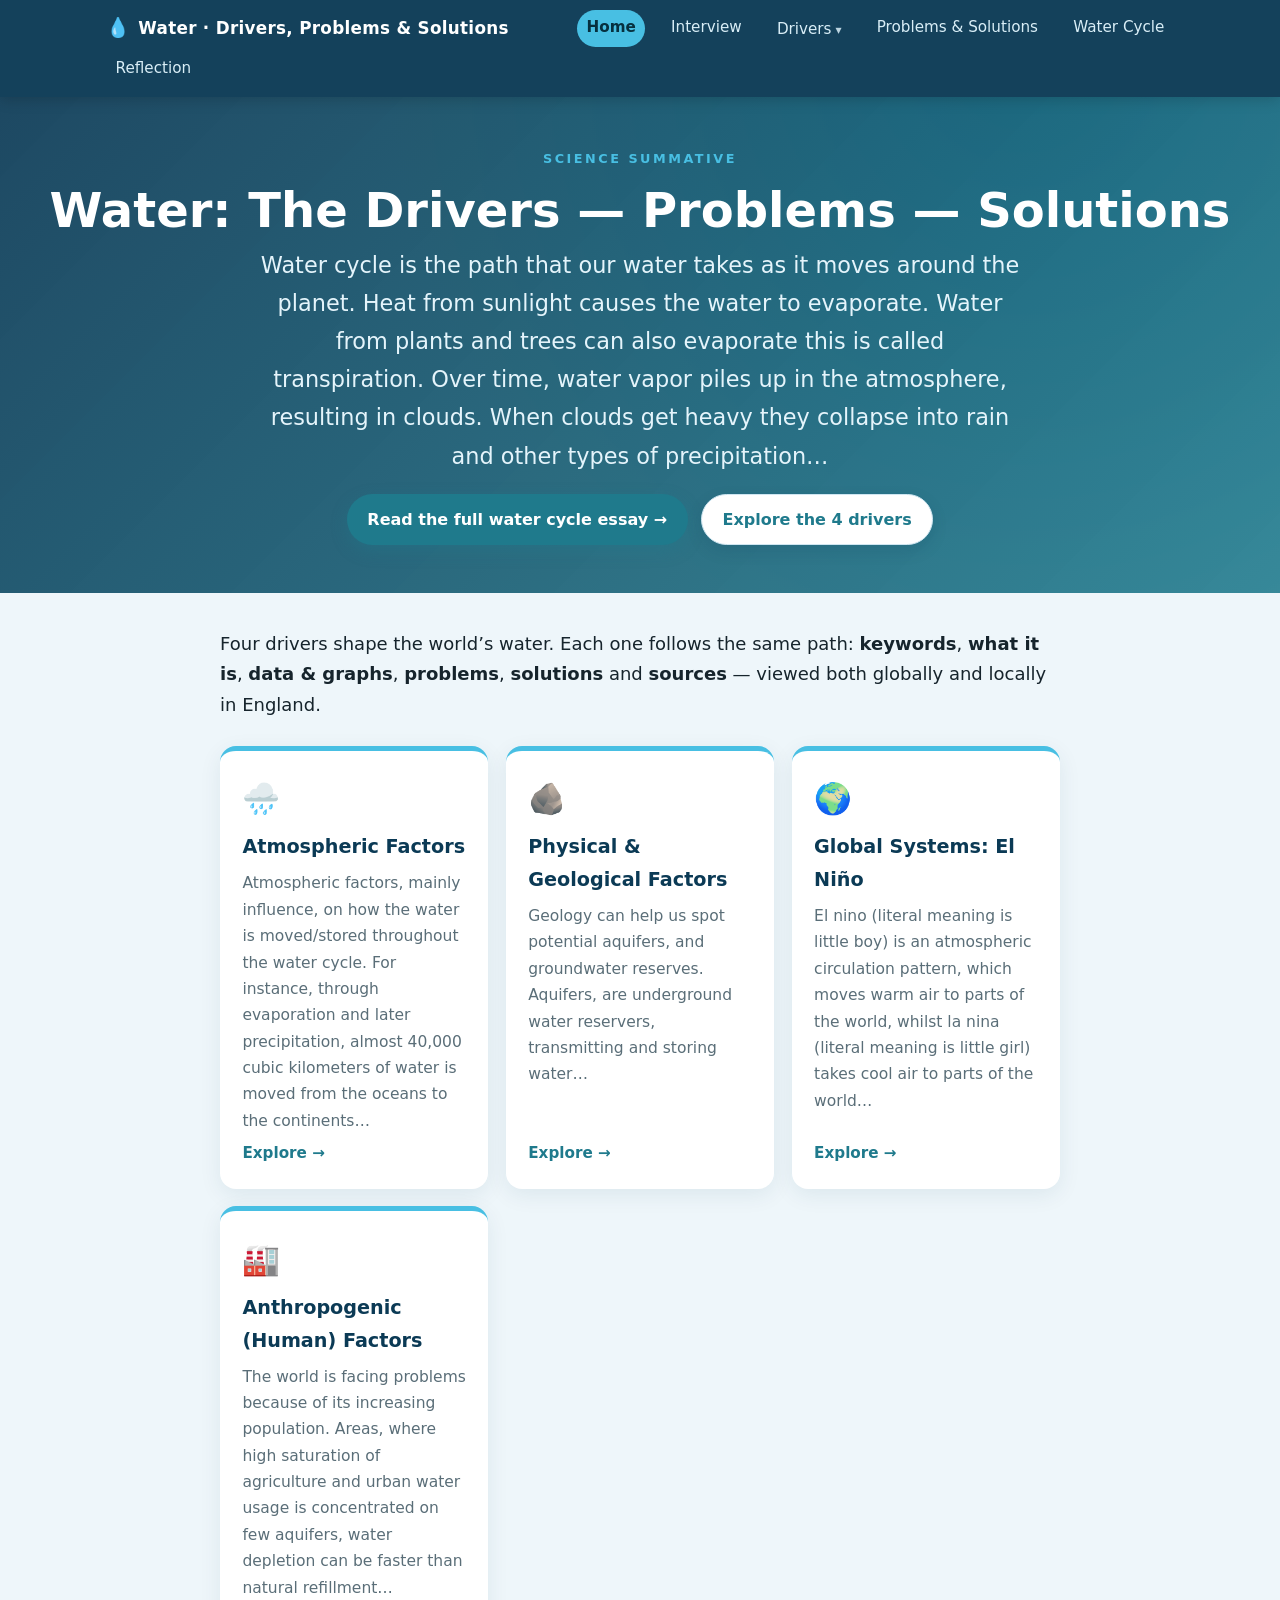
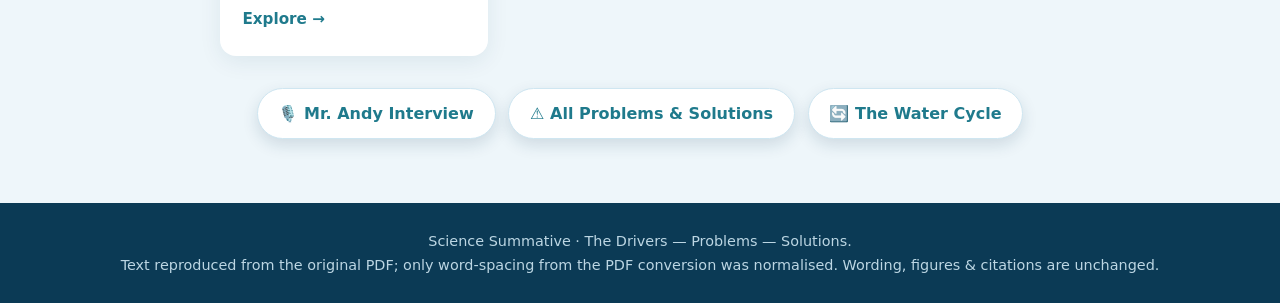
<file: index.html>
<!DOCTYPE html>
<html lang="en">
<head>
<meta charset="utf-8"/>
<meta name="viewport" content="width=device-width, initial-scale=1"/>
<title>Water · Drivers, Problems &amp; Solutions — Science Summative</title>
<link rel="stylesheet" href="styles.css"/>
</head>
<body>

<nav class="nav">
  <div class="nav-inner">
    <a class="brand" href="index.html"><span class="drop">💧</span><span class="full">Water · Drivers, Problems &amp; Solutions</span></a>
    <a class="link active" href="index.html">Home</a>
    <a class="link" href="interview.html">Interview</a>
    <div class="dropdown">
      <a class="link dd-toggle" href="drivers.html">Drivers</a>
      <div class="dropdown-menu">
        <a href="drivers.html">Overview</a>
        <a href="atmospheric.html">Atmospheric Factors</a>
        <a href="geological.html">Physical &amp; Geological</a>
        <a href="global-systems.html">Global Systems</a>
        <a href="anthropogenic.html">Human Factors</a>
      </div>
    </div>
    <a class="link" href="problems-solutions.html">Problems &amp; Solutions</a>
    <a class="link" href="water-cycle.html">Water Cycle</a>
    <a class="link" href="reflection.html">Reflection</a>
  </div>
</nav>

<header class="hero">
  <div class="eyebrow">Science Summative</div>
  <h1>Water: The Drivers — Problems — Solutions</h1>
  <p class="sub snippet">Water cycle is the path that our water takes as it moves around the planet. Heat from sunlight causes the water to evaporate. Water from plants and trees can also evaporate this is called transpiration. Over time, water vapor piles up in the atmosphere, resulting in clouds. When clouds get heavy they collapse into rain and other types of precipitation…</p>
  <div class="btn-row" style="justify-content:center">
    <a class="btn" href="water-cycle.html">Read the full water cycle essay →</a>
    <a class="btn ghost" href="drivers.html">Explore the 4 drivers</a>
  </div>
</header>

<main class="wrap">
  <p class="page-head lead" style="margin-top:0">Four drivers shape the world&rsquo;s water. Each one follows the same path: <strong>keywords</strong>, <strong>what it is</strong>, <strong>data &amp; graphs</strong>, <strong>problems</strong>, <strong>solutions</strong> and <strong>sources</strong> — viewed both globally and locally in England.</p>

  <section class="cards">
    <a class="card" href="atmospheric.html">
      <span class="emoji">🌧️</span>
      <h3>Atmospheric Factors</h3>
      <p class="snippet">Atmospheric factors, mainly influence, on how the water is moved/stored throughout the water cycle. For instance, through evaporation and later precipitation, almost 40,000 cubic kilometers of water is moved from the oceans to the continents…</p>
      <span class="go">Explore →</span>
    </a>
    <a class="card" href="geological.html">
      <span class="emoji">🪨</span>
      <h3>Physical &amp; Geological Factors</h3>
      <p class="snippet">Geology can help us spot potential aquifers, and groundwater reserves. Aquifers, are underground water reservers, transmitting and storing water…</p>
      <span class="go">Explore →</span>
    </a>
    <a class="card" href="global-systems.html">
      <span class="emoji">🌍</span>
      <h3>Global Systems: El Niño</h3>
      <p class="snippet">El nino (literal meaning is little boy) is an atmospheric circulation pattern, which moves warm air to parts of the world, whilst la nina (literal meaning is little girl) takes cool air to parts of the world…</p>
      <span class="go">Explore →</span>
    </a>
    <a class="card" href="anthropogenic.html">
      <span class="emoji">🏭</span>
      <h3>Anthropogenic (Human) Factors</h3>
      <p class="snippet">The world is facing problems because of its increasing population. Areas, where high saturation of agriculture and urban water usage is concentrated on few aquifers, water depletion can be faster than natural refillment…</p>
      <span class="go">Explore →</span>
    </a>
  </section>

  <div class="btn-row" style="justify-content:center; margin-top:2rem">
    <a class="btn ghost" href="interview.html">🎙️ Mr. Andy Interview</a>
    <a class="btn ghost" href="problems-solutions.html">⚠️ All Problems &amp; Solutions</a>
    <a class="btn ghost" href="water-cycle.html">🔄 The Water Cycle</a>
  </div>
</main>

<footer class="footer">
  <p>Science Summative · The Drivers — Problems — Solutions.<br/>
  Text reproduced from the original PDF; only word-spacing from the PDF conversion was normalised. Wording, figures &amp; citations are unchanged.</p>
</footer>

</body>
</html>
</file>
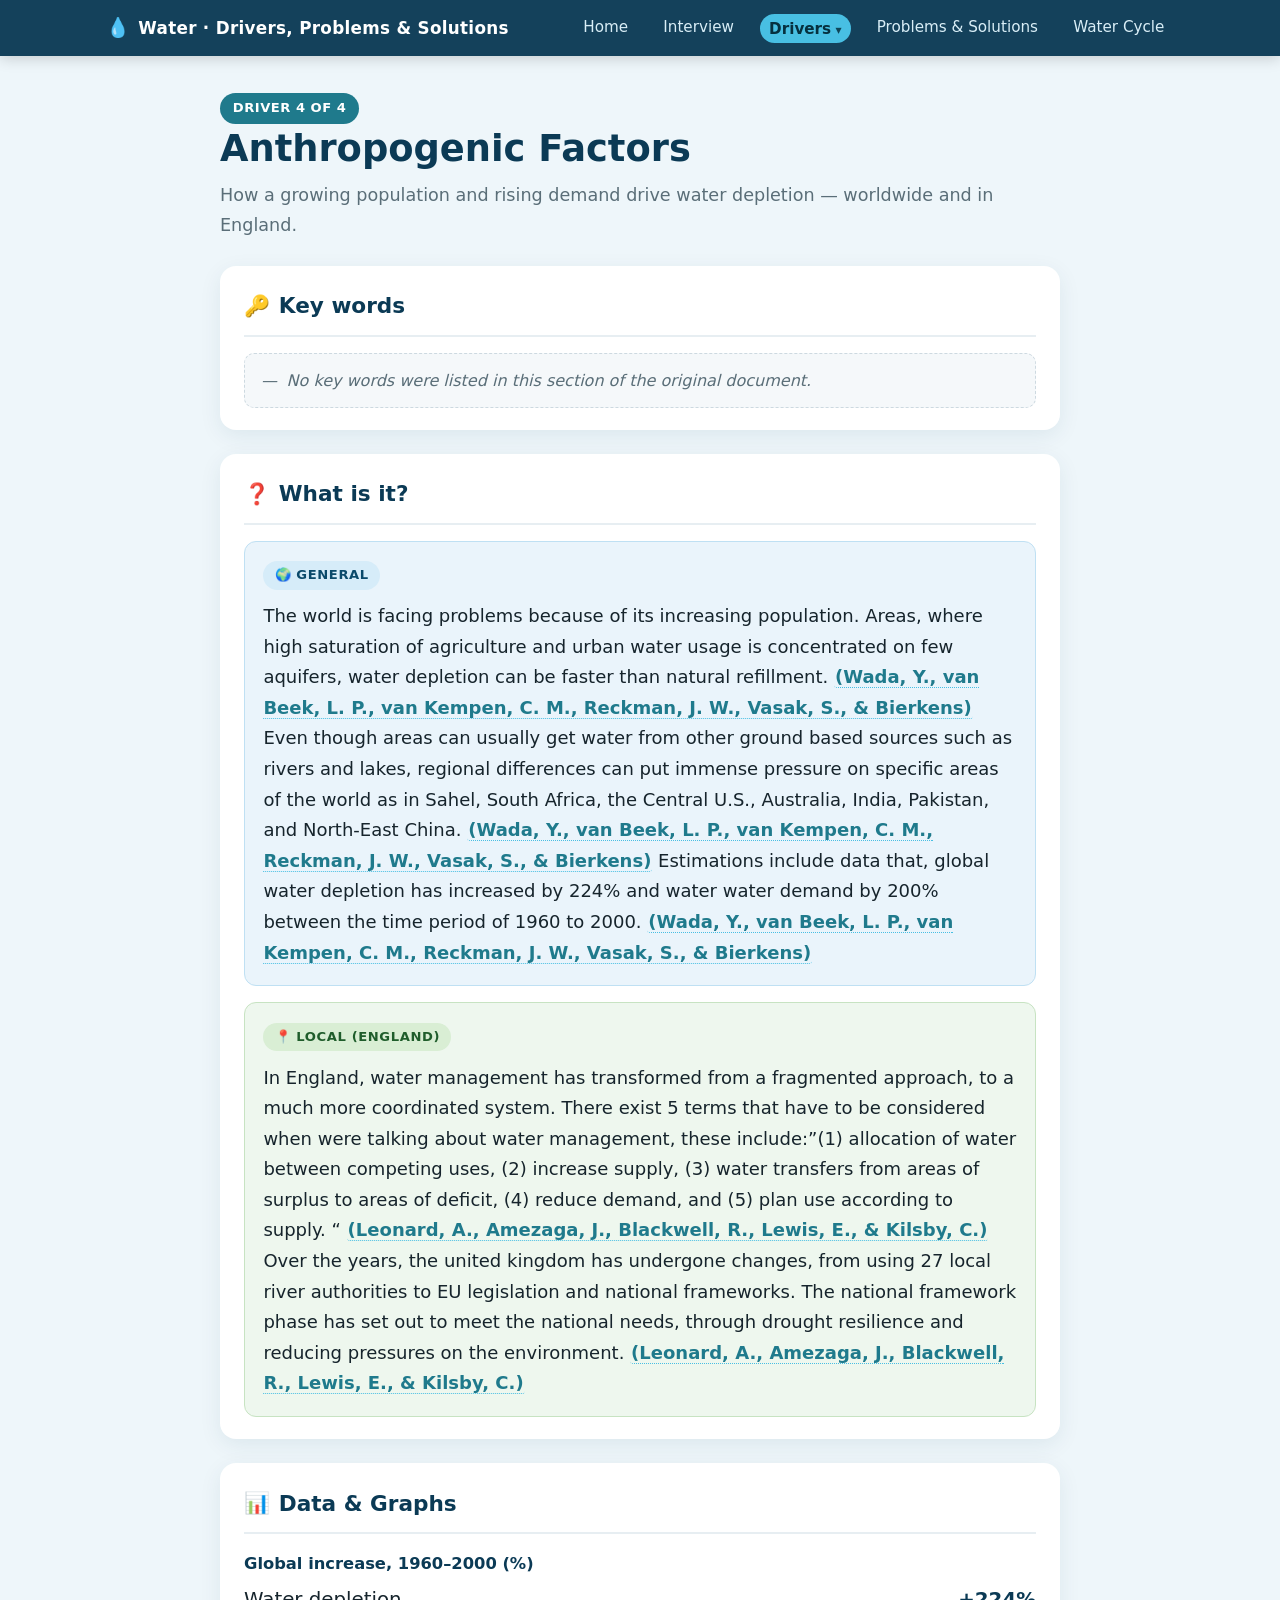
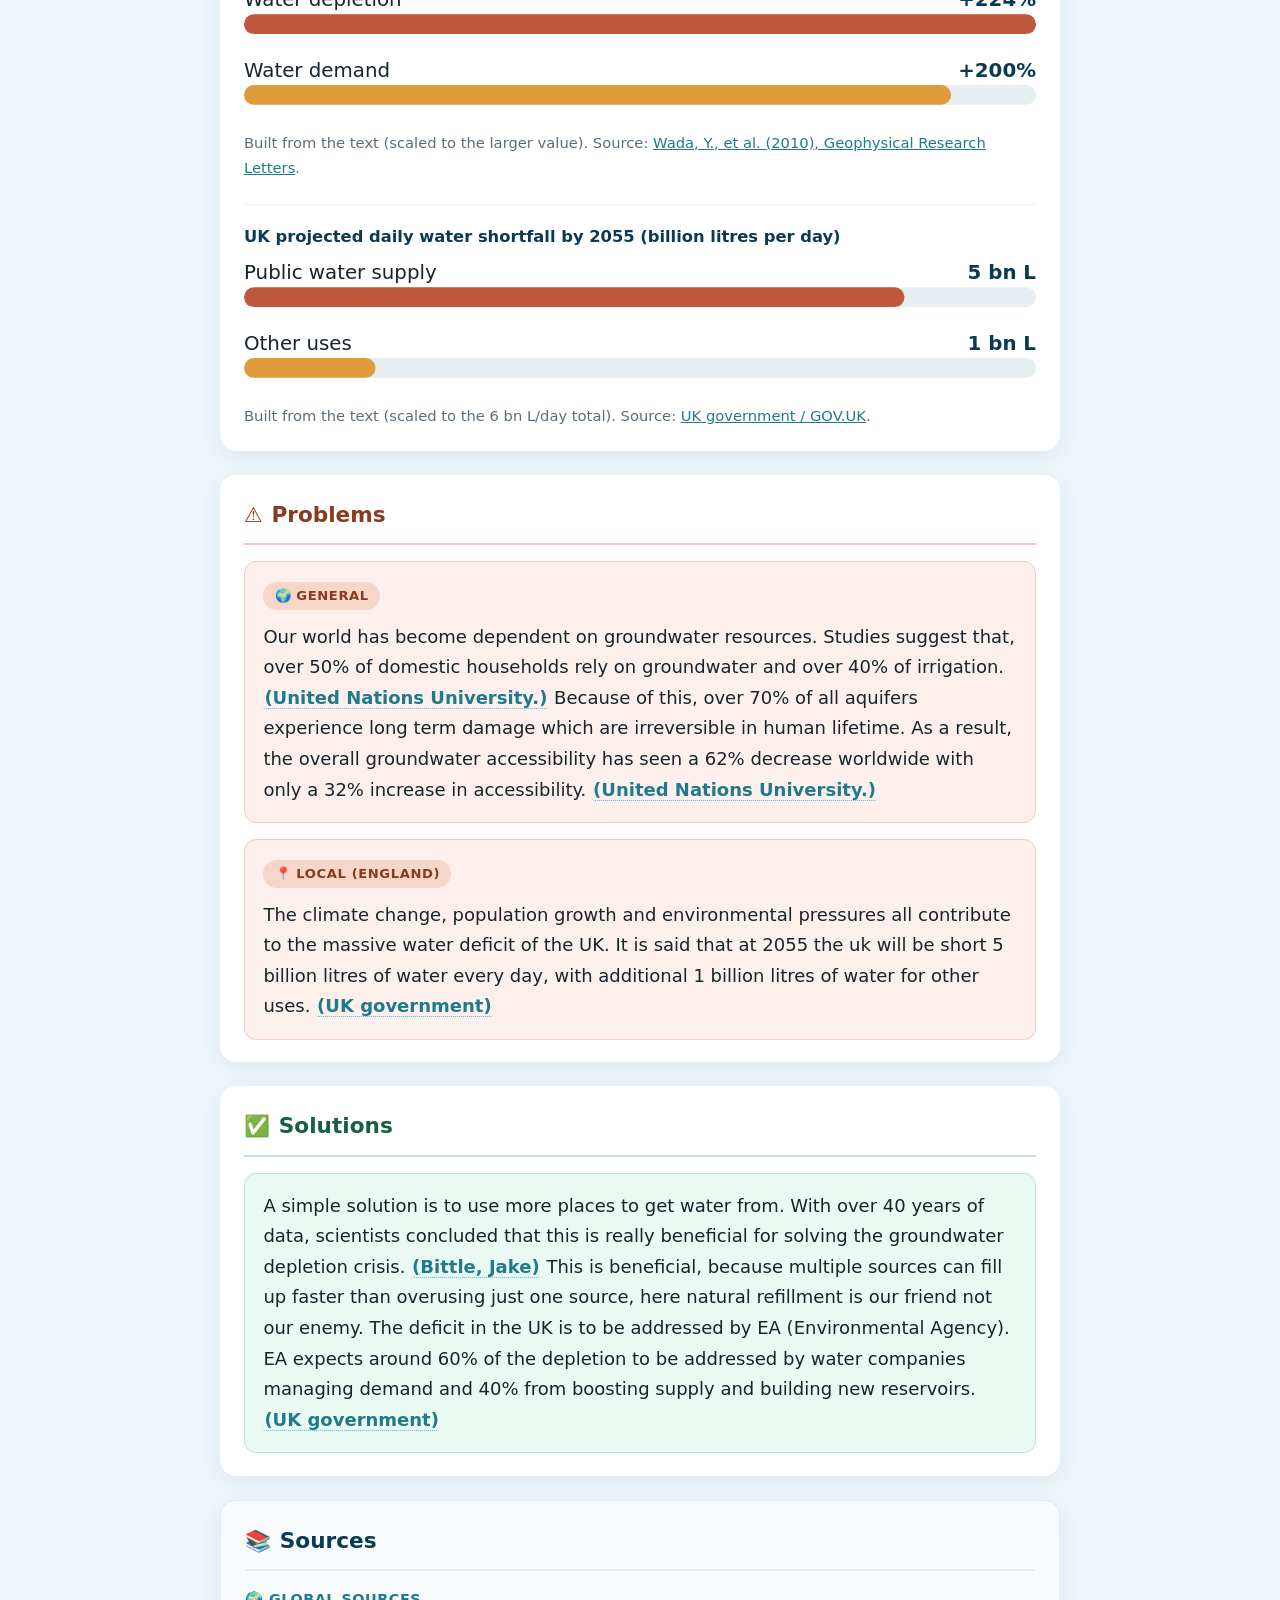
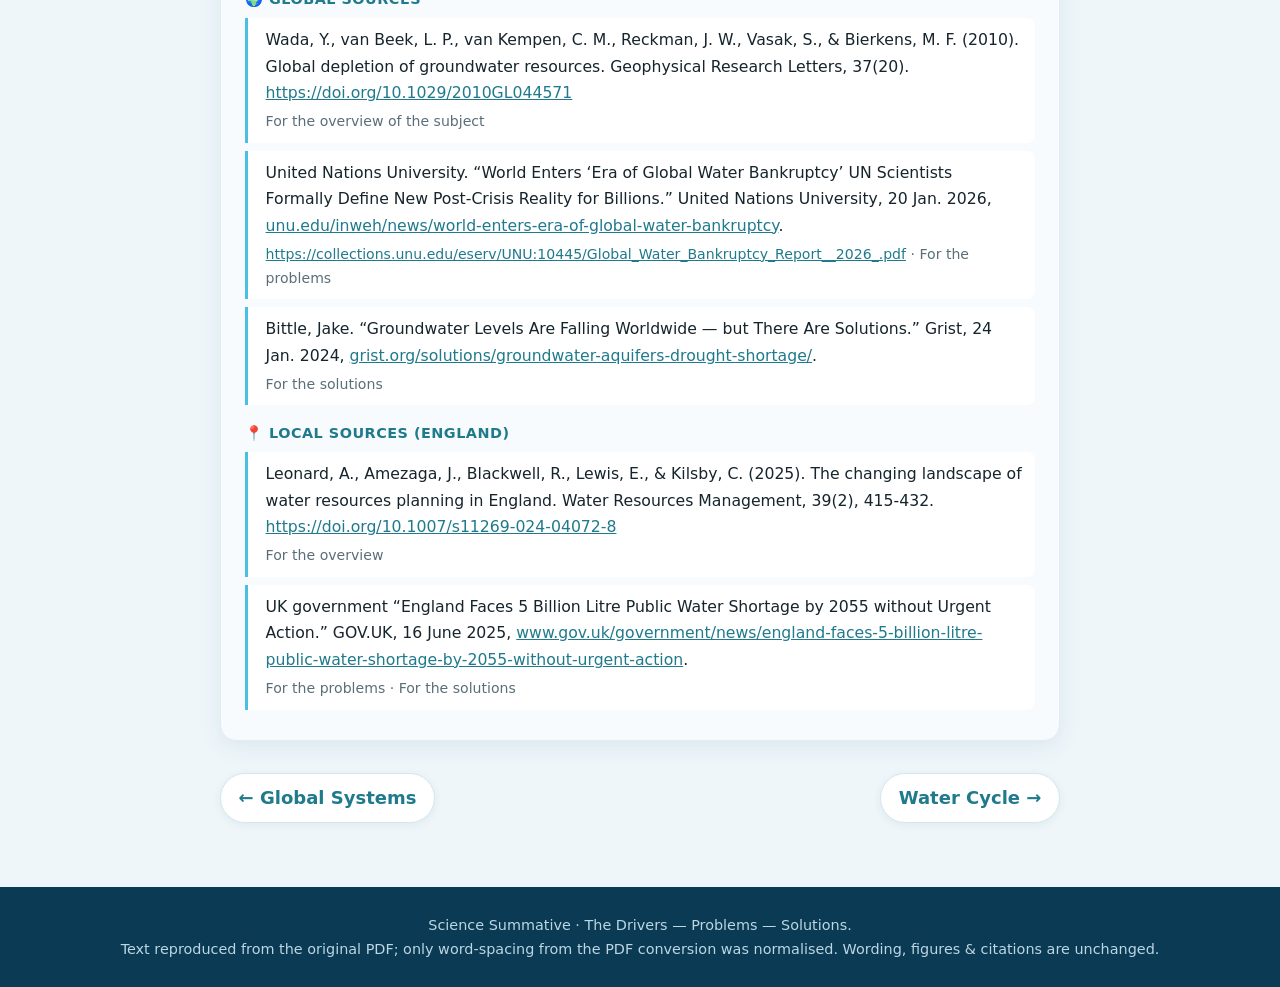
<file: anthropogenic.html>
<!DOCTYPE html>
<html lang="en">
<head>
<meta charset="utf-8"/>
<meta name="viewport" content="width=device-width, initial-scale=1"/>
<title>Anthropogenic (Human) Factors — Science Summative</title>
<link rel="stylesheet" href="styles.css"/>
</head>
<body>

<nav class="nav">
  <div class="nav-inner">
    <a class="brand" href="index.html"><span class="drop">💧</span><span class="full">Water · Drivers, Problems &amp; Solutions</span></a>
    <a class="link" href="index.html">Home</a>
    <a class="link" href="interview.html">Interview</a>
    <div class="dropdown">
      <a class="link dd-toggle active" href="drivers.html">Drivers</a>
      <div class="dropdown-menu">
        <a href="drivers.html">Overview</a>
        <a href="atmospheric.html">Atmospheric Factors</a>
        <a href="geological.html">Physical &amp; Geological</a>
        <a href="global-systems.html">Global Systems</a>
        <a href="anthropogenic.html">Human Factors</a>
      </div>
    </div>
    <a class="link" href="problems-solutions.html">Problems &amp; Solutions</a>
    <a class="link" href="water-cycle.html">Water Cycle</a>
  </div>
</nav>

<main class="wrap">
  <div class="page-head">
    <span class="kicker">Driver 4 of 4</span>
    <h1>Anthropogenic Factors</h1>
    <p class="lead">How a growing population and rising demand drive water depletion — worldwide and in England.</p>
  </div>

  <section class="block">
    <h2><span class="ic">🔑</span>Key words</h2>
    <p class="empty"><span>—</span> No key words were listed in this section of the original document.</p>
  </section>

  <section class="block">
    <h2><span class="ic">❓</span>What is it?</h2>

    <div class="scope general">
      <span class="tag">🌍 General</span>
      <p>The world is facing problems because of its increasing population. Areas, where high saturation of agriculture and urban water usage is concentrated on few aquifers, water depletion can be faster than natural refillment. <a class="ref" href="https://doi.org/10.1029/2010GL044571" target="_blank" rel="noopener">(Wada, Y., van Beek, L. P., van Kempen, C. M., Reckman, J. W., Vasak, S., &amp; Bierkens)</a> Even though areas can usually get water from other ground based sources such as rivers and lakes, regional differences can put immense pressure on specific areas of the world as in Sahel, South Africa, the Central U.S., Australia, India, Pakistan, and North-East China. <a class="ref" href="https://doi.org/10.1029/2010GL044571" target="_blank" rel="noopener">(Wada, Y., van Beek, L. P., van Kempen, C. M., Reckman, J. W., Vasak, S., &amp; Bierkens)</a> Estimations include data that, global water depletion has increased by 224% and water water demand by 200% between the time period of 1960 to 2000. <a class="ref" href="https://doi.org/10.1029/2010GL044571" target="_blank" rel="noopener">(Wada, Y., van Beek, L. P., van Kempen, C. M., Reckman, J. W., Vasak, S., &amp; Bierkens)</a></p>
    </div>

    <div class="scope local">
      <span class="tag">📍 Local (England)</span>
      <p>In England, water management has transformed from a fragmented approach, to a much more coordinated system. There exist 5 terms that have to be considered when were talking about water management, these include:&rdquo;(1) allocation of water between competing uses, (2) increase supply, (3) water transfers from areas of surplus to areas of deficit, (4) reduce demand, and (5) plan use according to supply. &ldquo; <a class="ref" href="https://doi.org/10.1007/s11269-024-04072-8" target="_blank" rel="noopener">(Leonard, A., Amezaga, J., Blackwell, R., Lewis, E., &amp; Kilsby, C.)</a> Over the years, the united kingdom has undergone changes, from using 27 local river authorities to EU legislation and national frameworks. The national framework phase has set out to meet the national needs, through drought resilience and reducing pressures on the environment. <a class="ref" href="https://doi.org/10.1007/s11269-024-04072-8" target="_blank" rel="noopener">(Leonard, A., Amezaga, J., Blackwell, R., Lewis, E., &amp; Kilsby, C.)</a></p>
    </div>
  </section>

  <section class="block">
    <h2><span class="ic">📊</span>Data &amp; Graphs</h2>

    <figure class="viz">
      <div class="viz-title">Global increase, 1960–2000 (%)</div>
      <svg viewBox="0 0 560 96" role="img" aria-label="Bar chart: global water depletion increased by 224 percent and water demand by 200 percent between 1960 and 2000.">
        <text x="0" y="14" font-size="14" fill="#16242c">Water depletion</text>
        <text x="560" y="14" font-size="14" font-weight="700" fill="#0b3a55" text-anchor="end">+224%</text>
        <rect x="0" y="20" width="560" height="14" rx="7" fill="#e7eef2"/>
        <rect x="0" y="20" width="560" height="14" rx="7" fill="#c0563a"/>
        <text x="0" y="64" font-size="14" fill="#16242c">Water demand</text>
        <text x="560" y="64" font-size="14" font-weight="700" fill="#0b3a55" text-anchor="end">+200%</text>
        <rect x="0" y="70" width="560" height="14" rx="7" fill="#e7eef2"/>
        <rect x="0" y="70" width="500" height="14" rx="7" fill="#e09b3b"/>
      </svg>
      <figcaption>Built from the text (scaled to the larger value). Source: <a href="https://doi.org/10.1029/2010GL044571" target="_blank" rel="noopener">Wada, Y., et al. (2010), Geophysical Research Letters</a>.</figcaption>
    </figure>

    <figure class="viz">
      <div class="viz-title">UK projected daily water shortfall by 2055 (billion litres per day)</div>
      <svg viewBox="0 0 560 96" role="img" aria-label="Bar chart: by 2055 the UK is projected to be short 5 billion litres of water per day for public supply, plus 1 billion litres for other uses.">
        <text x="0" y="14" font-size="14" fill="#16242c">Public water supply</text>
        <text x="560" y="14" font-size="14" font-weight="700" fill="#0b3a55" text-anchor="end">5 bn L</text>
        <rect x="0" y="20" width="560" height="14" rx="7" fill="#e7eef2"/>
        <rect x="0" y="20" width="467" height="14" rx="7" fill="#c0563a"/>
        <text x="0" y="64" font-size="14" fill="#16242c">Other uses</text>
        <text x="560" y="64" font-size="14" font-weight="700" fill="#0b3a55" text-anchor="end">1 bn L</text>
        <rect x="0" y="70" width="560" height="14" rx="7" fill="#e7eef2"/>
        <rect x="0" y="70" width="93" height="14" rx="7" fill="#e09b3b"/>
      </svg>
      <figcaption>Built from the text (scaled to the 6 bn L/day total). Source: <a href="https://www.gov.uk/government/news/england-faces-5-billion-litre-public-water-shortage-by-2055-without-urgent-action" target="_blank" rel="noopener">UK government / GOV.UK</a>.</figcaption>
    </figure>
  </section>

  <section class="block problems">
    <h2><span class="ic">⚠️</span>Problems</h2>

    <div class="scope general">
      <span class="tag">🌍 General</span>
      <p>Our world has become dependent on groundwater resources. Studies suggest that, over 50% of domestic households rely on groundwater and over 40% of irrigation. <a class="ref" href="https://unu.edu/inweh/news/world-enters-era-of-global-water-bankruptcy" target="_blank" rel="noopener">(United Nations University.)</a> Because of this, over 70% of all aquifers experience long term damage which are irreversible in human lifetime. As a result, the overall groundwater accessibility has seen a 62% decrease worldwide with only a 32% increase in accessibility. <a class="ref" href="https://unu.edu/inweh/news/world-enters-era-of-global-water-bankruptcy" target="_blank" rel="noopener">(United Nations University.)</a></p>
    </div>

    <div class="scope local">
      <span class="tag">📍 Local (England)</span>
      <p>The climate change, population growth and environmental pressures all contribute to the massive water deficit of the UK. It is said that at 2055 the uk will be short 5 billion litres of water every day, with additional 1 billion litres of water for other uses. <a class="ref" href="https://www.gov.uk/government/news/england-faces-5-billion-litre-public-water-shortage-by-2055-without-urgent-action" target="_blank" rel="noopener">(UK government)</a></p>
    </div>
  </section>

  <section class="block solutions">
    <h2><span class="ic">✅</span>Solutions</h2>
    <div class="body-pad">
      <p>A simple solution is to use more places to get water from. With over 40 years of data, scientists concluded that this is really beneficial for solving the groundwater depletion crisis. <a class="ref" href="https://grist.org/solutions/groundwater-aquifers-drought-shortage/" target="_blank" rel="noopener">(Bittle, Jake)</a> This is beneficial, because multiple sources can fill up faster than overusing just one source, here natural refillment is our friend not our enemy. The deficit in the UK is to be addressed by EA (Environmental Agency). EA expects around 60% of the depletion to be addressed by water companies managing demand and 40% from boosting supply and building new reservoirs. <a class="ref" href="https://www.gov.uk/government/news/england-faces-5-billion-litre-public-water-shortage-by-2055-without-urgent-action" target="_blank" rel="noopener">(UK government)</a></p>
    </div>
  </section>

  <section class="block sources">
    <h2><span class="ic">📚</span>Sources</h2>

    <div class="src-group">
      <p class="src-scope">🌍 Global sources</p>
      <ul>
        <li class="cite">Wada, Y., van Beek, L. P., van Kempen, C. M., Reckman, J. W., Vasak, S., &amp; Bierkens, M. F. (2010). Global depletion of groundwater resources. Geophysical Research Letters, 37(20). <a href="https://doi.org/10.1029/2010GL044571">https://doi.org/10.1029/2010GL044571</a>
          <span class="note">For the overview of the subject</span></li>
        <li class="cite">United Nations University. &ldquo;World Enters &lsquo;Era of Global Water Bankruptcy&rsquo; UN Scientists Formally Define New Post-Crisis Reality for Billions.&rdquo; United Nations University, 20 Jan. 2026, <a href="https://unu.edu/inweh/news/world-enters-era-of-global-water-bankruptcy">unu.edu/inweh/news/world-enters-era-of-global-water-bankruptcy</a>.
          <span class="note"><a href="https://collections.unu.edu/eserv/UNU:10445/Global_Water_Bankruptcy_Report__2026_.pdf">https://collections.unu.edu/eserv/UNU:10445/Global_Water_Bankruptcy_Report__2026_.pdf</a> · For the problems</span></li>
        <li class="cite">Bittle, Jake. &ldquo;Groundwater Levels Are Falling Worldwide — but There Are Solutions.&rdquo; Grist, 24 Jan. 2024, <a href="https://grist.org/solutions/groundwater-aquifers-drought-shortage/">grist.org/solutions/groundwater-aquifers-drought-shortage/</a>.
          <span class="note">For the solutions</span></li>
      </ul>
    </div>

    <div class="src-group">
      <p class="src-scope">📍 Local sources (England)</p>
      <ul>
        <li class="cite">Leonard, A., Amezaga, J., Blackwell, R., Lewis, E., &amp; Kilsby, C. (2025). The changing landscape of water resources planning in England. Water Resources Management, 39(2), 415-432. <a href="https://doi.org/10.1007/s11269-024-04072-8">https://doi.org/10.1007/s11269-024-04072-8</a>
          <span class="note">For the overview</span></li>
        <li class="cite">UK government &ldquo;England Faces 5 Billion Litre Public Water Shortage by 2055 without Urgent Action.&rdquo; GOV.UK, 16 June 2025, <a href="https://www.gov.uk/government/news/england-faces-5-billion-litre-public-water-shortage-by-2055-without-urgent-action">www.gov.uk/government/news/england-faces-5-billion-litre-public-water-shortage-by-2055-without-urgent-action</a>.
          <span class="note">For the problems · For the solutions</span></li>
      </ul>
    </div>
  </section>

  <nav class="pager">
    <a href="global-systems.html">← Global Systems</a>
    <a href="water-cycle.html">Water Cycle →</a>
  </nav>
</main>

<footer class="footer">
  <p>Science Summative · The Drivers — Problems — Solutions.<br/>
  Text reproduced from the original PDF; only word-spacing from the PDF conversion was normalised. Wording, figures &amp; citations are unchanged.</p>
</footer>

</body>
</html>
</file>
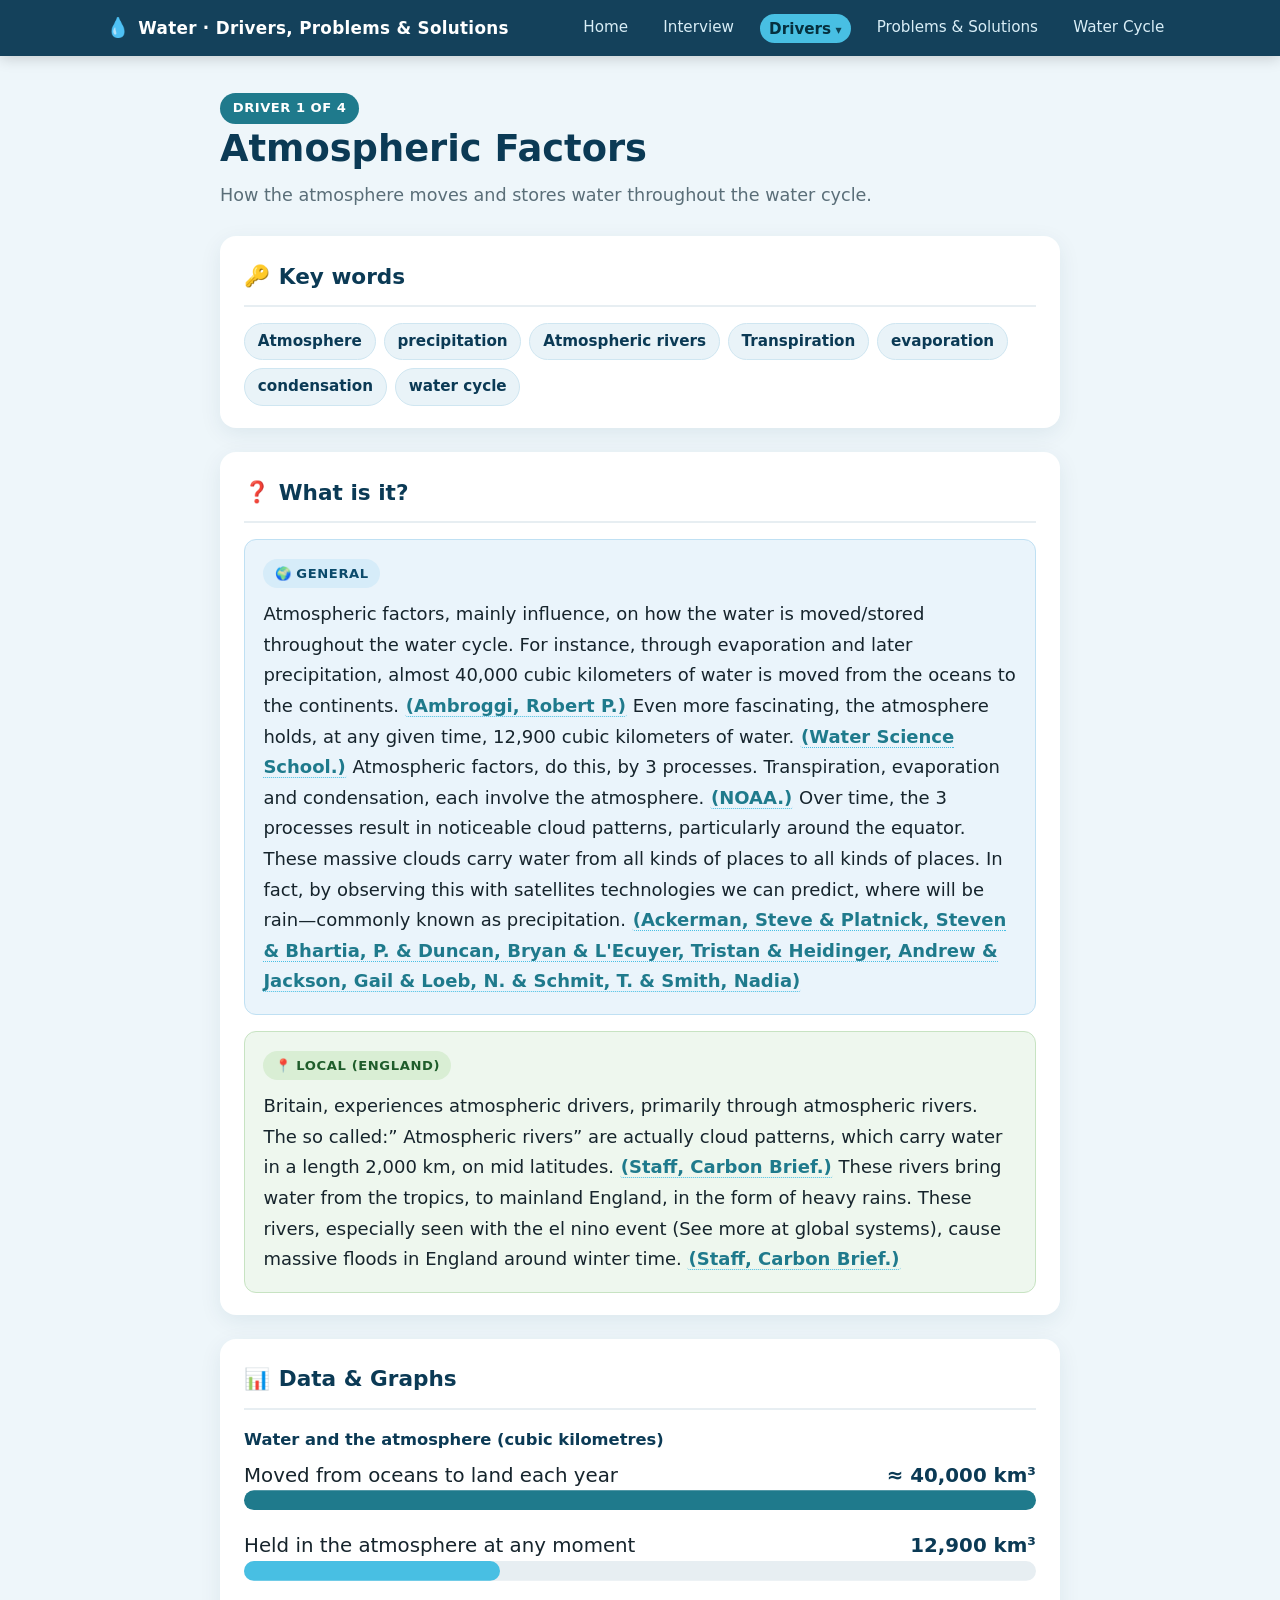
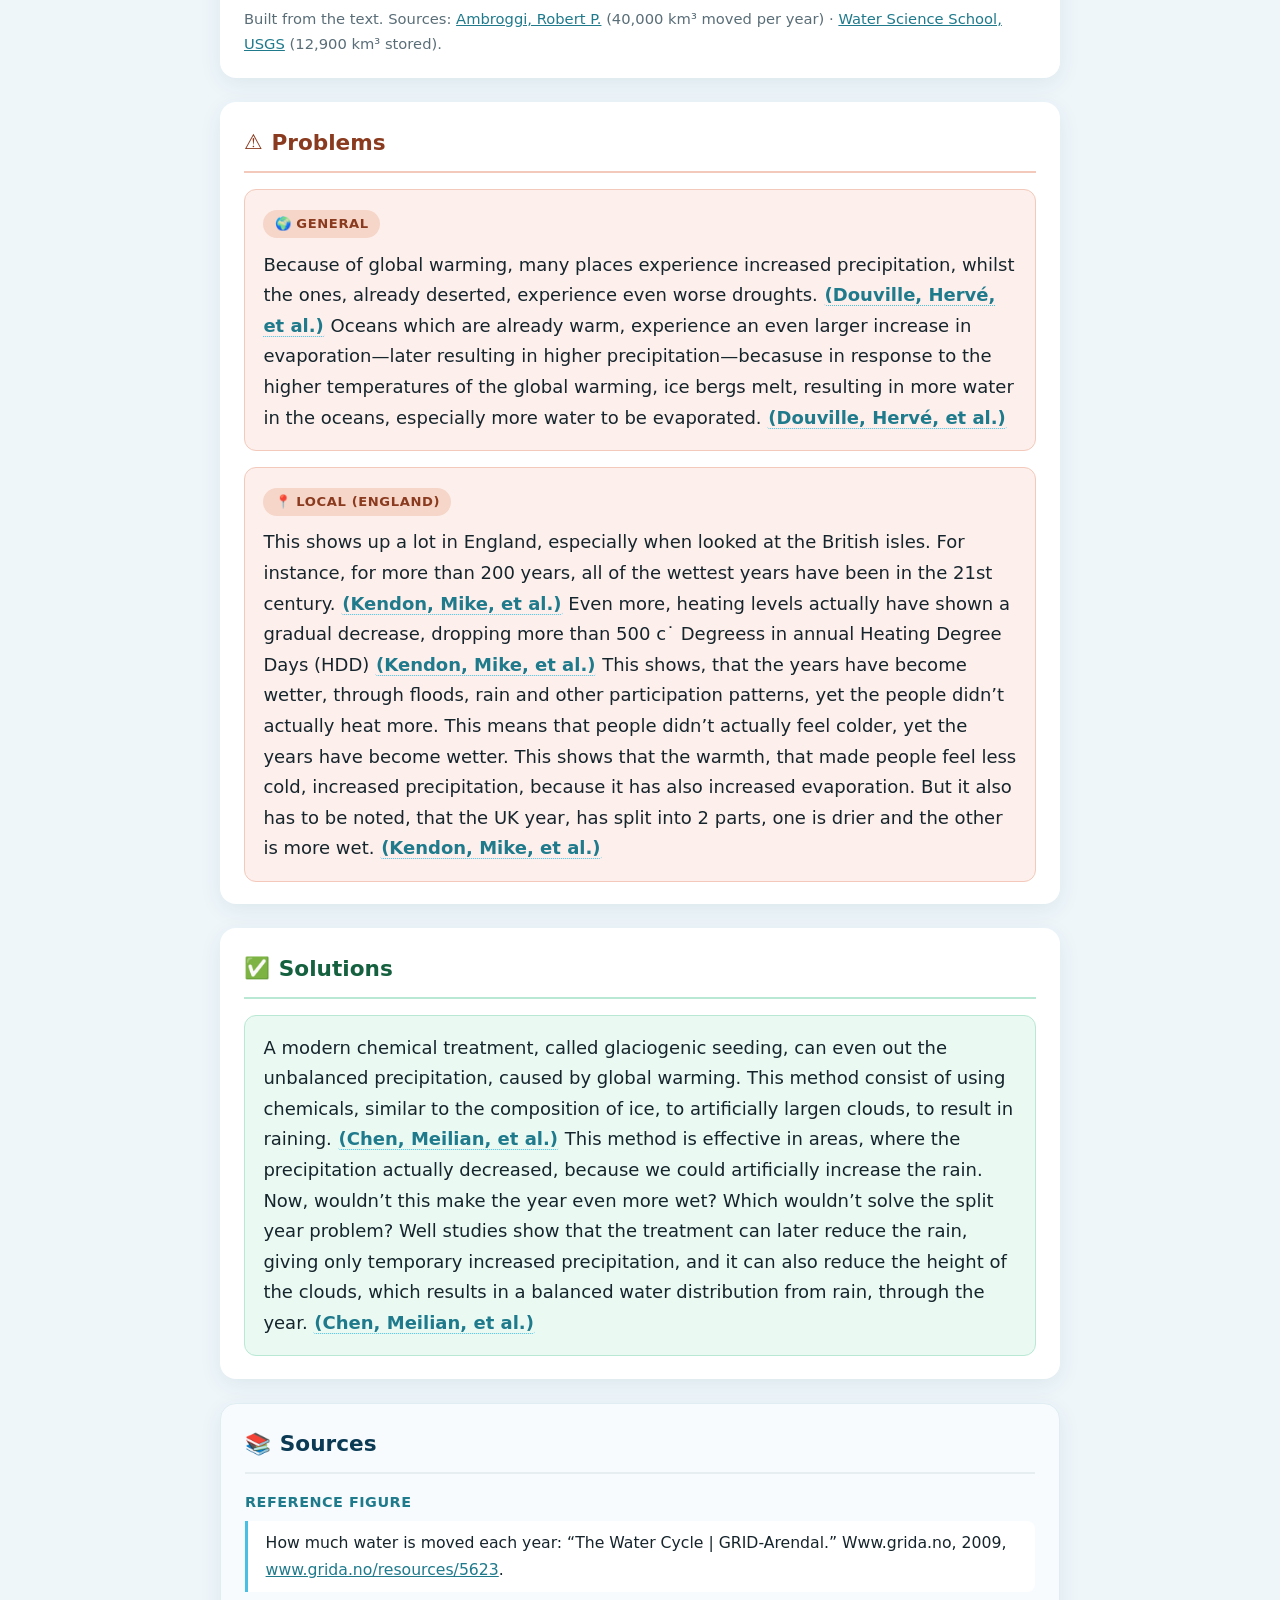
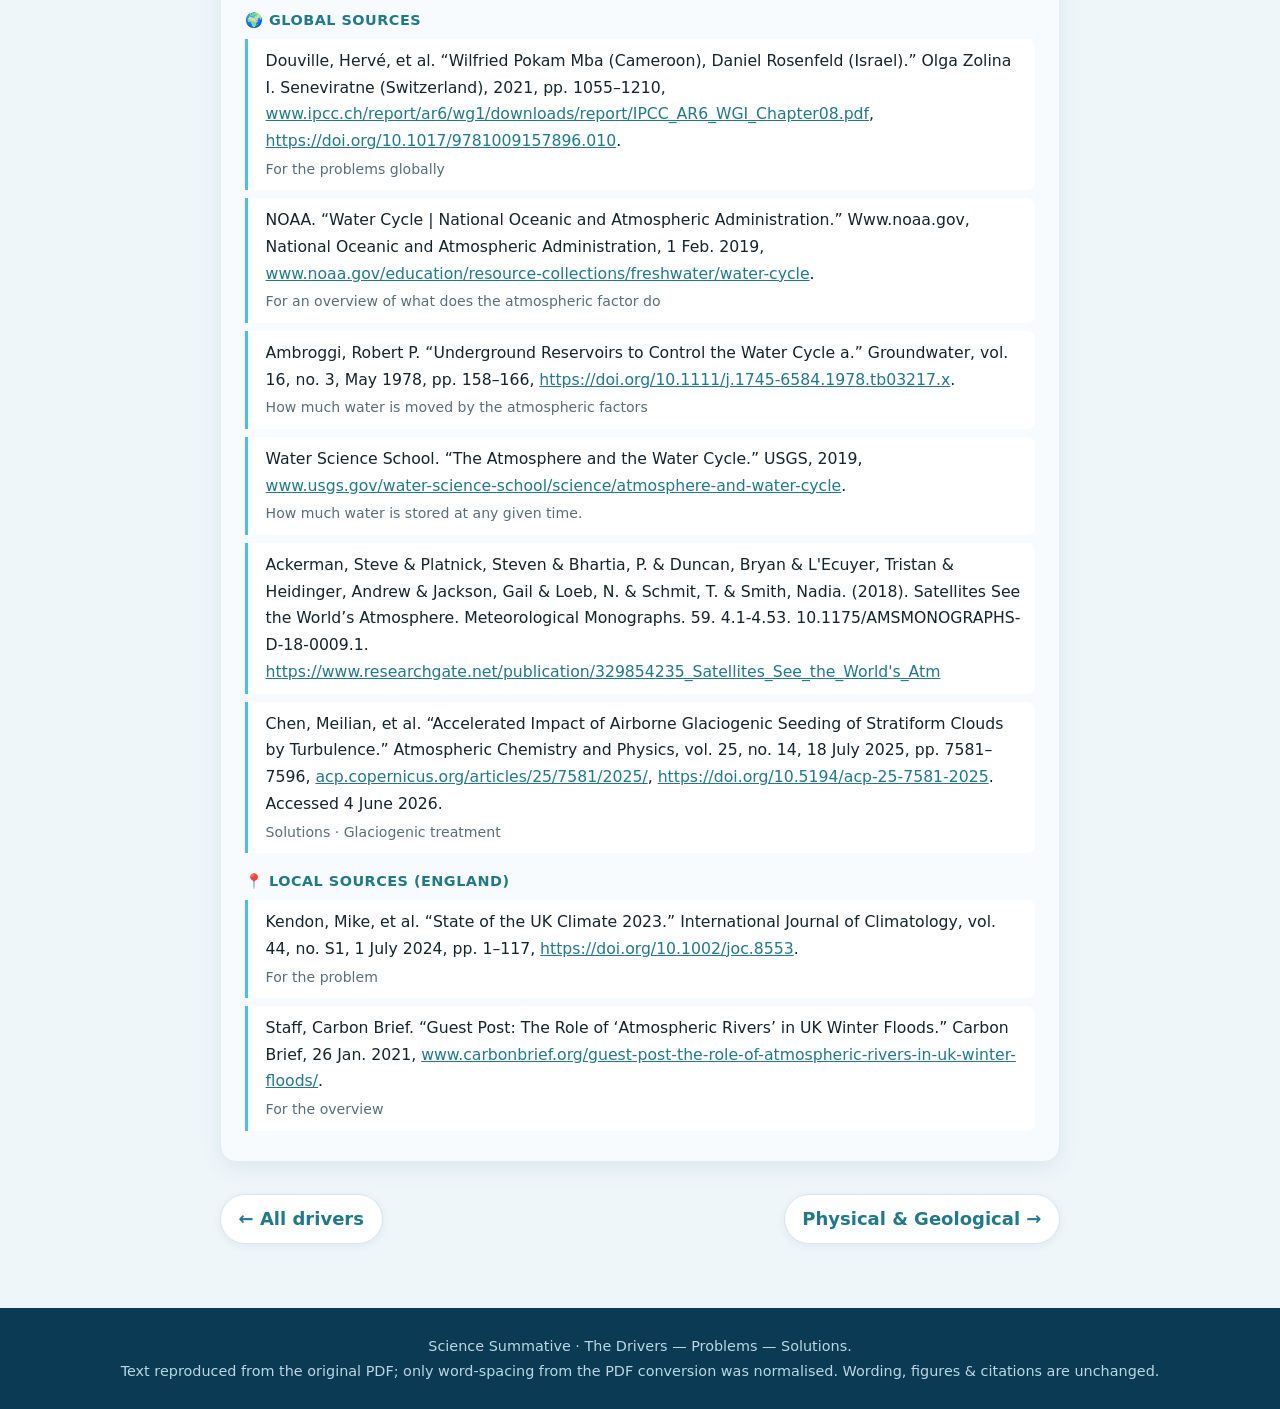
<file: atmospheric.html>
<!DOCTYPE html>
<html lang="en">
<head>
<meta charset="utf-8"/>
<meta name="viewport" content="width=device-width, initial-scale=1"/>
<title>Atmospheric Factors — Science Summative</title>
<link rel="stylesheet" href="styles.css"/>
</head>
<body>

<nav class="nav">
  <div class="nav-inner">
    <a class="brand" href="index.html"><span class="drop">💧</span><span class="full">Water · Drivers, Problems &amp; Solutions</span></a>
    <a class="link" href="index.html">Home</a>
    <a class="link" href="interview.html">Interview</a>
    <div class="dropdown">
      <a class="link dd-toggle active" href="drivers.html">Drivers</a>
      <div class="dropdown-menu">
        <a href="drivers.html">Overview</a>
        <a href="atmospheric.html">Atmospheric Factors</a>
        <a href="geological.html">Physical &amp; Geological</a>
        <a href="global-systems.html">Global Systems</a>
        <a href="anthropogenic.html">Human Factors</a>
      </div>
    </div>
    <a class="link" href="problems-solutions.html">Problems &amp; Solutions</a>
    <a class="link" href="water-cycle.html">Water Cycle</a>
  </div>
</nav>

<main class="wrap">
  <div class="page-head">
    <span class="kicker">Driver 1 of 4</span>
    <h1>Atmospheric Factors</h1>
    <p class="lead">How the atmosphere moves and stores water throughout the water cycle.</p>
  </div>

  <section class="block">
    <h2><span class="ic">🔑</span>Key words</h2>
    <div class="keywords">
      <span class="kw">Atmosphere</span>
      <span class="kw">precipitation</span>
      <span class="kw">Atmospheric rivers</span>
      <span class="kw">Transpiration</span>
      <span class="kw">evaporation</span>
      <span class="kw">condensation</span>
      <span class="kw">water cycle</span>
    </div>
  </section>

  <section class="block">
    <h2><span class="ic">❓</span>What is it?</h2>

    <div class="scope general">
      <span class="tag">🌍 General</span>
      <p>Atmospheric factors, mainly influence, on how the water is moved/stored throughout the water cycle. For instance, through evaporation and later precipitation, almost 40,000 cubic kilometers of water is moved from the oceans to the continents. <a class="ref" href="https://doi.org/10.1111/j.1745-6584.1978.tb03217.x" target="_blank" rel="noopener">(Ambroggi, Robert P.)</a> Even more fascinating, the atmosphere holds, at any given time, 12,900 cubic kilometers of water. <a class="ref" href="https://www.usgs.gov/water-science-school/science/atmosphere-and-water-cycle" target="_blank" rel="noopener">(Water Science School.)</a> Atmospheric factors, do this, by 3 processes. Transpiration, evaporation and condensation, each involve the atmosphere. <a class="ref" href="https://www.noaa.gov/education/resource-collections/freshwater/water-cycle" target="_blank" rel="noopener">(NOAA.)</a> Over time, the 3 processes result in noticeable cloud patterns, particularly around the equator. These massive clouds carry water from all kinds of places to all kinds of places. In fact, by observing this with satellites technologies we can predict, where will be rain—commonly known as precipitation. <a class="ref" href="https://www.researchgate.net/publication/329854235" target="_blank" rel="noopener">(Ackerman, Steve &amp; Platnick, Steven &amp; Bhartia, P. &amp; Duncan, Bryan &amp; L'Ecuyer, Tristan &amp; Heidinger, Andrew &amp; Jackson, Gail &amp; Loeb, N. &amp; Schmit, T. &amp; Smith, Nadia)</a></p>
    </div>

    <div class="scope local">
      <span class="tag">📍 Local (England)</span>
      <p>Britain, experiences atmospheric drivers, primarily through atmospheric rivers. The so called:&rdquo; Atmospheric rivers&rdquo; are actually cloud patterns, which carry water in a length 2,000 km, on mid latitudes. <a class="ref" href="https://www.carbonbrief.org/guest-post-the-role-of-atmospheric-rivers-in-uk-winter-floods/" target="_blank" rel="noopener">(Staff, Carbon Brief.)</a> These rivers bring water from the tropics, to mainland England, in the form of heavy rains. These rivers, especially seen with the el nino event (See more at global systems), cause massive floods in England around winter time. <a class="ref" href="https://www.carbonbrief.org/guest-post-the-role-of-atmospheric-rivers-in-uk-winter-floods/" target="_blank" rel="noopener">(Staff, Carbon Brief.)</a></p>
    </div>
  </section>

  <section class="block">
    <h2><span class="ic">📊</span>Data &amp; Graphs</h2>

    <figure class="viz">
      <div class="viz-title">Water and the atmosphere (cubic kilometres)</div>
      <svg viewBox="0 0 560 96" role="img" aria-label="Bar chart: about 40,000 cubic kilometres of water is moved from oceans to land each year, while 12,900 cubic kilometres is held in the atmosphere at any moment.">
        <text x="0" y="14" font-size="14" fill="#16242c">Moved from oceans to land each year</text>
        <text x="560" y="14" font-size="14" font-weight="700" fill="#0b3a55" text-anchor="end">≈ 40,000 km³</text>
        <rect x="0" y="20" width="560" height="14" rx="7" fill="#e7eef2"/>
        <rect x="0" y="20" width="560" height="14" rx="7" fill="#1f7a8c"/>
        <text x="0" y="64" font-size="14" fill="#16242c">Held in the atmosphere at any moment</text>
        <text x="560" y="64" font-size="14" font-weight="700" fill="#0b3a55" text-anchor="end">12,900 km³</text>
        <rect x="0" y="70" width="560" height="14" rx="7" fill="#e7eef2"/>
        <rect x="0" y="70" width="181" height="14" rx="7" fill="#48bfe3"/>
      </svg>
      <figcaption>Built from the text. Sources: <a href="https://doi.org/10.1111/j.1745-6584.1978.tb03217.x" target="_blank" rel="noopener">Ambroggi, Robert P.</a> (40,000 km³ moved per year) · <a href="https://www.usgs.gov/water-science-school/science/atmosphere-and-water-cycle" target="_blank" rel="noopener">Water Science School, USGS</a> (12,900 km³ stored).</figcaption>
    </figure>
  </section>

  <section class="block problems">
    <h2><span class="ic">⚠️</span>Problems</h2>

    <div class="scope general">
      <span class="tag">🌍 General</span>
      <p>Because of global warming, many places experience increased precipitation, whilst the ones, already deserted, experience even worse droughts. <a class="ref" href="https://doi.org/10.1017/9781009157896.010" target="_blank" rel="noopener">(Douville, Hervé, et al.)</a> Oceans which are already warm, experience an even larger increase in evaporation—later resulting in higher precipitation—becasuse in response to the higher temperatures of the global warming, ice bergs melt, resulting in more water in the oceans, especially more water to be evaporated. <a class="ref" href="https://doi.org/10.1017/9781009157896.010" target="_blank" rel="noopener">(Douville, Hervé, et al.)</a></p>
    </div>

    <div class="scope local">
      <span class="tag">📍 Local (England)</span>
      <p>This shows up a lot in England, especially when looked at the British isles. For instance, for more than 200 years, all of the wettest years have been in the 21st century. <a class="ref" href="https://doi.org/10.1002/joc.8553" target="_blank" rel="noopener">(Kendon, Mike, et al.)</a> Even more, heating levels actually have shown a gradual decrease, dropping more than 500 c˙ Degreess in annual Heating Degree Days (HDD) <a class="ref" href="https://doi.org/10.1002/joc.8553" target="_blank" rel="noopener">(Kendon, Mike, et al.)</a> This shows, that the years have become wetter, through floods, rain and other participation patterns, yet the people didn&rsquo;t actually heat more. This means that people didn&rsquo;t actually feel colder, yet the years have become wetter. This shows that the warmth, that made people feel less cold, increased precipitation, because it has also increased evaporation. But it also has to be noted, that the UK year, has split into 2 parts, one is drier and the other is more wet. <a class="ref" href="https://doi.org/10.1002/joc.8553" target="_blank" rel="noopener">(Kendon, Mike, et al.)</a></p>
    </div>
  </section>

  <section class="block solutions">
    <h2><span class="ic">✅</span>Solutions</h2>
    <div class="body-pad">
      <p>A modern chemical treatment, called glaciogenic seeding, can even out the unbalanced precipitation, caused by global warming. This method consist of using chemicals, similar to the composition of ice, to artificially largen clouds, to result in raining. <a class="ref" href="https://doi.org/10.5194/acp-25-7581-2025" target="_blank" rel="noopener">(Chen, Meilian, et al.)</a> This method is effective in areas, where the precipitation actually decreased, because we could artificially increase the rain. Now, wouldn&rsquo;t this make the year even more wet? Which wouldn&rsquo;t solve the split year problem? Well studies show that the treatment can later reduce the rain, giving only temporary increased precipitation, and it can also reduce the height of the clouds, which results in a balanced water distribution from rain, through the year. <a class="ref" href="https://doi.org/10.5194/acp-25-7581-2025" target="_blank" rel="noopener">(Chen, Meilian, et al.)</a></p>
    </div>
  </section>

  <section class="block sources">
    <h2><span class="ic">📚</span>Sources</h2>

    <div class="src-group">
      <p class="src-scope">Reference figure</p>
      <ul>
        <li class="cite">How much water is moved each year: &ldquo;The Water Cycle | GRID-Arendal.&rdquo; Www.grida.no, 2009, <a href="https://www.grida.no/resources/5623">www.grida.no/resources/5623</a>.</li>
      </ul>
    </div>

    <div class="src-group">
      <p class="src-scope">🌍 Global sources</p>
      <ul>
        <li class="cite">Douville, Hervé, et al. &ldquo;Wilfried Pokam Mba (Cameroon), Daniel Rosenfeld (Israel).&rdquo; Olga Zolina I. Seneviratne (Switzerland), 2021, pp. 1055–1210, <a href="https://www.ipcc.ch/report/ar6/wg1/downloads/report/IPCC_AR6_WGI_Chapter08.pdf">www.ipcc.ch/report/ar6/wg1/downloads/report/IPCC_AR6_WGI_Chapter08.pdf</a>, <a href="https://doi.org/10.1017/9781009157896.010">https://doi.org/10.1017/9781009157896.010</a>.
          <span class="note">For the problems globally</span></li>
        <li class="cite">NOAA. &ldquo;Water Cycle | National Oceanic and Atmospheric Administration.&rdquo; Www.noaa.gov, National Oceanic and Atmospheric Administration, 1 Feb. 2019, <a href="https://www.noaa.gov/education/resource-collections/freshwater/water-cycle">www.noaa.gov/education/resource-collections/freshwater/water-cycle</a>.
          <span class="note">For an overview of what does the atmospheric factor do</span></li>
        <li class="cite">Ambroggi, Robert P. &ldquo;Underground Reservoirs to Control the Water Cycle a.&rdquo; Groundwater, vol. 16, no. 3, May 1978, pp. 158–166, <a href="https://doi.org/10.1111/j.1745-6584.1978.tb03217.x">https://doi.org/10.1111/j.1745-6584.1978.tb03217.x</a>.
          <span class="note">How much water is moved by the atmospheric factors</span></li>
        <li class="cite">Water Science School. &ldquo;The Atmosphere and the Water Cycle.&rdquo; USGS, 2019, <a href="https://www.usgs.gov/water-science-school/science/atmosphere-and-water-cycle">www.usgs.gov/water-science-school/science/atmosphere-and-water-cycle</a>.
          <span class="note">How much water is stored at any given time.</span></li>
        <li class="cite">Ackerman, Steve &amp; Platnick, Steven &amp; Bhartia, P. &amp; Duncan, Bryan &amp; L'Ecuyer, Tristan &amp; Heidinger, Andrew &amp; Jackson, Gail &amp; Loeb, N. &amp; Schmit, T. &amp; Smith, Nadia. (2018). Satellites See the World&rsquo;s Atmosphere. Meteorological Monographs. 59. 4.1-4.53. 10.1175/AMSMONOGRAPHS-D-18-0009.1. <a href="https://www.researchgate.net/publication/329854235">https://www.researchgate.net/publication/329854235_Satellites_See_the_World's_Atm</a></li>
        <li class="cite">Chen, Meilian, et al. &ldquo;Accelerated Impact of Airborne Glaciogenic Seeding of Stratiform Clouds by Turbulence.&rdquo; Atmospheric Chemistry and Physics, vol. 25, no. 14, 18 July 2025, pp. 7581–7596, <a href="https://acp.copernicus.org/articles/25/7581/2025/">acp.copernicus.org/articles/25/7581/2025/</a>, <a href="https://doi.org/10.5194/acp-25-7581-2025">https://doi.org/10.5194/acp-25-7581-2025</a>. Accessed 4 June 2026.
          <span class="note">Solutions · Glaciogenic treatment</span></li>
      </ul>
    </div>

    <div class="src-group">
      <p class="src-scope">📍 Local sources (England)</p>
      <ul>
        <li class="cite">Kendon, Mike, et al. &ldquo;State of the UK Climate 2023.&rdquo; International Journal of Climatology, vol. 44, no. S1, 1 July 2024, pp. 1–117, <a href="https://doi.org/10.1002/joc.8553">https://doi.org/10.1002/joc.8553</a>.
          <span class="note">For the problem</span></li>
        <li class="cite">Staff, Carbon Brief. &ldquo;Guest Post: The Role of &lsquo;Atmospheric Rivers&rsquo; in UK Winter Floods.&rdquo; Carbon Brief, 26 Jan. 2021, <a href="https://www.carbonbrief.org/guest-post-the-role-of-atmospheric-rivers-in-uk-winter-floods/">www.carbonbrief.org/guest-post-the-role-of-atmospheric-rivers-in-uk-winter-floods/</a>.
          <span class="note">For the overview</span></li>
      </ul>
    </div>
  </section>

  <nav class="pager">
    <a href="drivers.html">← All drivers</a>
    <a href="geological.html">Physical &amp; Geological →</a>
  </nav>
</main>

<footer class="footer">
  <p>Science Summative · The Drivers — Problems — Solutions.<br/>
  Text reproduced from the original PDF; only word-spacing from the PDF conversion was normalised. Wording, figures &amp; citations are unchanged.</p>
</footer>

</body>
</html>
</file>
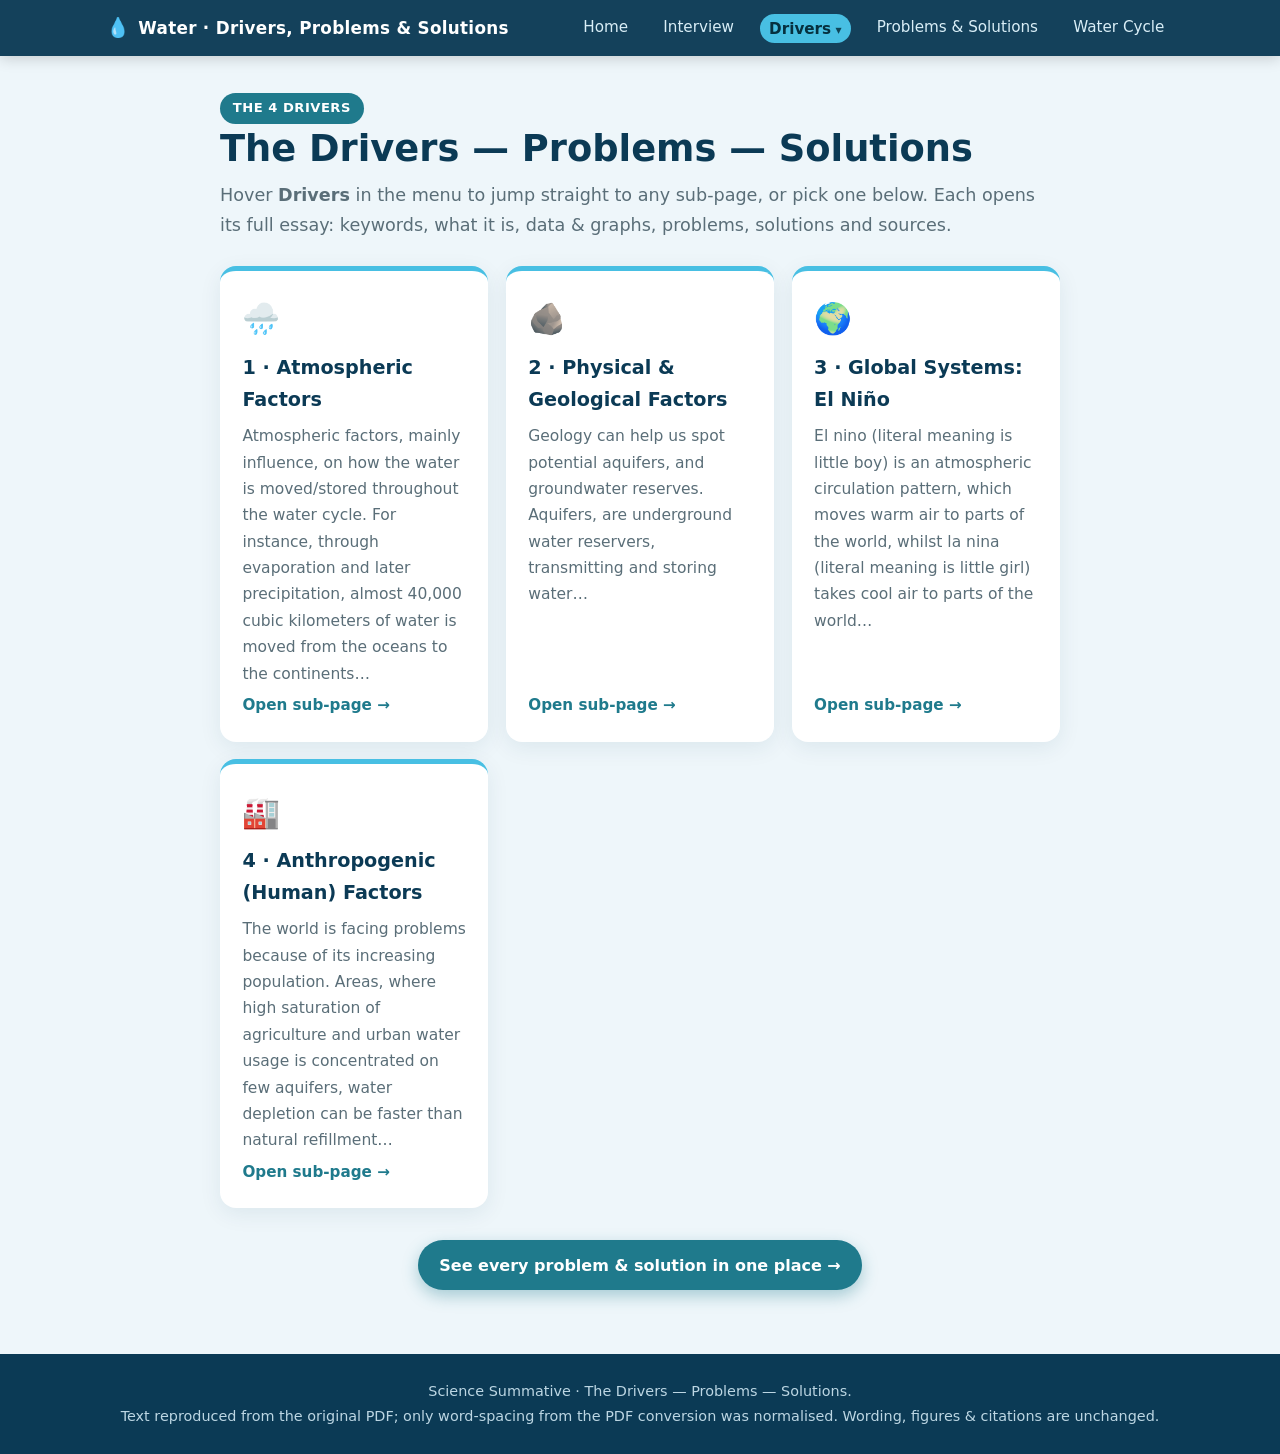
<file: drivers.html>
<!DOCTYPE html>
<html lang="en">
<head>
<meta charset="utf-8"/>
<meta name="viewport" content="width=device-width, initial-scale=1"/>
<title>The 4 Drivers — Science Summative</title>
<link rel="stylesheet" href="styles.css"/>
</head>
<body>

<nav class="nav">
  <div class="nav-inner">
    <a class="brand" href="index.html"><span class="drop">💧</span><span class="full">Water · Drivers, Problems &amp; Solutions</span></a>
    <a class="link" href="index.html">Home</a>
    <a class="link" href="interview.html">Interview</a>
    <div class="dropdown">
      <a class="link dd-toggle active" href="drivers.html">Drivers</a>
      <div class="dropdown-menu">
        <a href="drivers.html">Overview</a>
        <a href="atmospheric.html">Atmospheric Factors</a>
        <a href="geological.html">Physical &amp; Geological</a>
        <a href="global-systems.html">Global Systems</a>
        <a href="anthropogenic.html">Human Factors</a>
      </div>
    </div>
    <a class="link" href="problems-solutions.html">Problems &amp; Solutions</a>
    <a class="link" href="water-cycle.html">Water Cycle</a>
  </div>
</nav>

<main class="wrap">
  <div class="page-head">
    <span class="kicker">The 4 drivers</span>
    <h1>The Drivers — Problems — Solutions</h1>
    <p class="lead">Hover <strong>Drivers</strong> in the menu to jump straight to any sub-page, or pick one below. Each opens its full essay: keywords, what it is, data &amp; graphs, problems, solutions and sources.</p>
  </div>

  <section class="cards">
    <a class="card" href="atmospheric.html">
      <span class="emoji">🌧️</span>
      <h3>1 · Atmospheric Factors</h3>
      <p class="snippet">Atmospheric factors, mainly influence, on how the water is moved/stored throughout the water cycle. For instance, through evaporation and later precipitation, almost 40,000 cubic kilometers of water is moved from the oceans to the continents…</p>
      <span class="go">Open sub-page →</span>
    </a>
    <a class="card" href="geological.html">
      <span class="emoji">🪨</span>
      <h3>2 · Physical &amp; Geological Factors</h3>
      <p class="snippet">Geology can help us spot potential aquifers, and groundwater reserves. Aquifers, are underground water reservers, transmitting and storing water…</p>
      <span class="go">Open sub-page →</span>
    </a>
    <a class="card" href="global-systems.html">
      <span class="emoji">🌍</span>
      <h3>3 · Global Systems: El Niño</h3>
      <p class="snippet">El nino (literal meaning is little boy) is an atmospheric circulation pattern, which moves warm air to parts of the world, whilst la nina (literal meaning is little girl) takes cool air to parts of the world…</p>
      <span class="go">Open sub-page →</span>
    </a>
    <a class="card" href="anthropogenic.html">
      <span class="emoji">🏭</span>
      <h3>4 · Anthropogenic (Human) Factors</h3>
      <p class="snippet">The world is facing problems because of its increasing population. Areas, where high saturation of agriculture and urban water usage is concentrated on few aquifers, water depletion can be faster than natural refillment…</p>
      <span class="go">Open sub-page →</span>
    </a>
  </section>

  <div class="btn-row" style="justify-content:center; margin-top:2rem">
    <a class="btn" href="problems-solutions.html">See every problem &amp; solution in one place →</a>
  </div>
</main>

<footer class="footer">
  <p>Science Summative · The Drivers — Problems — Solutions.<br/>
  Text reproduced from the original PDF; only word-spacing from the PDF conversion was normalised. Wording, figures &amp; citations are unchanged.</p>
</footer>

</body>
</html>
</file>
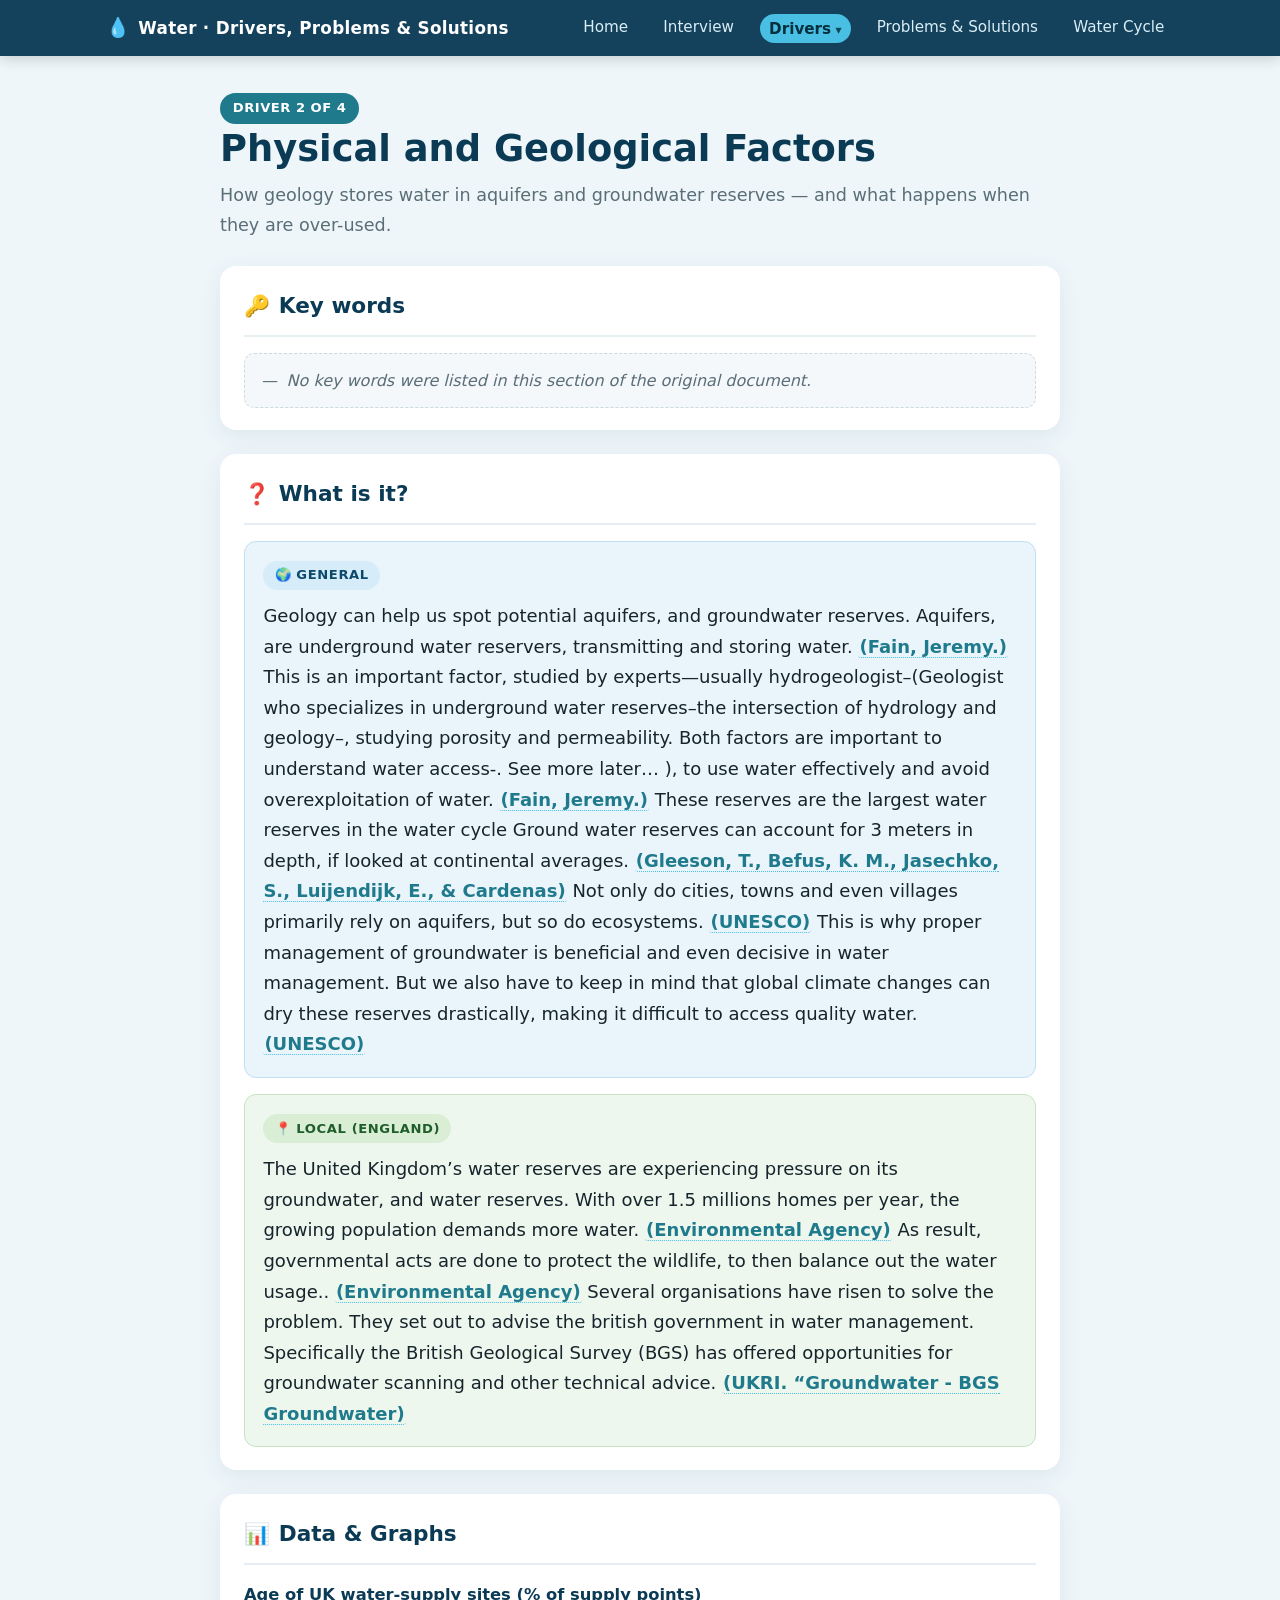
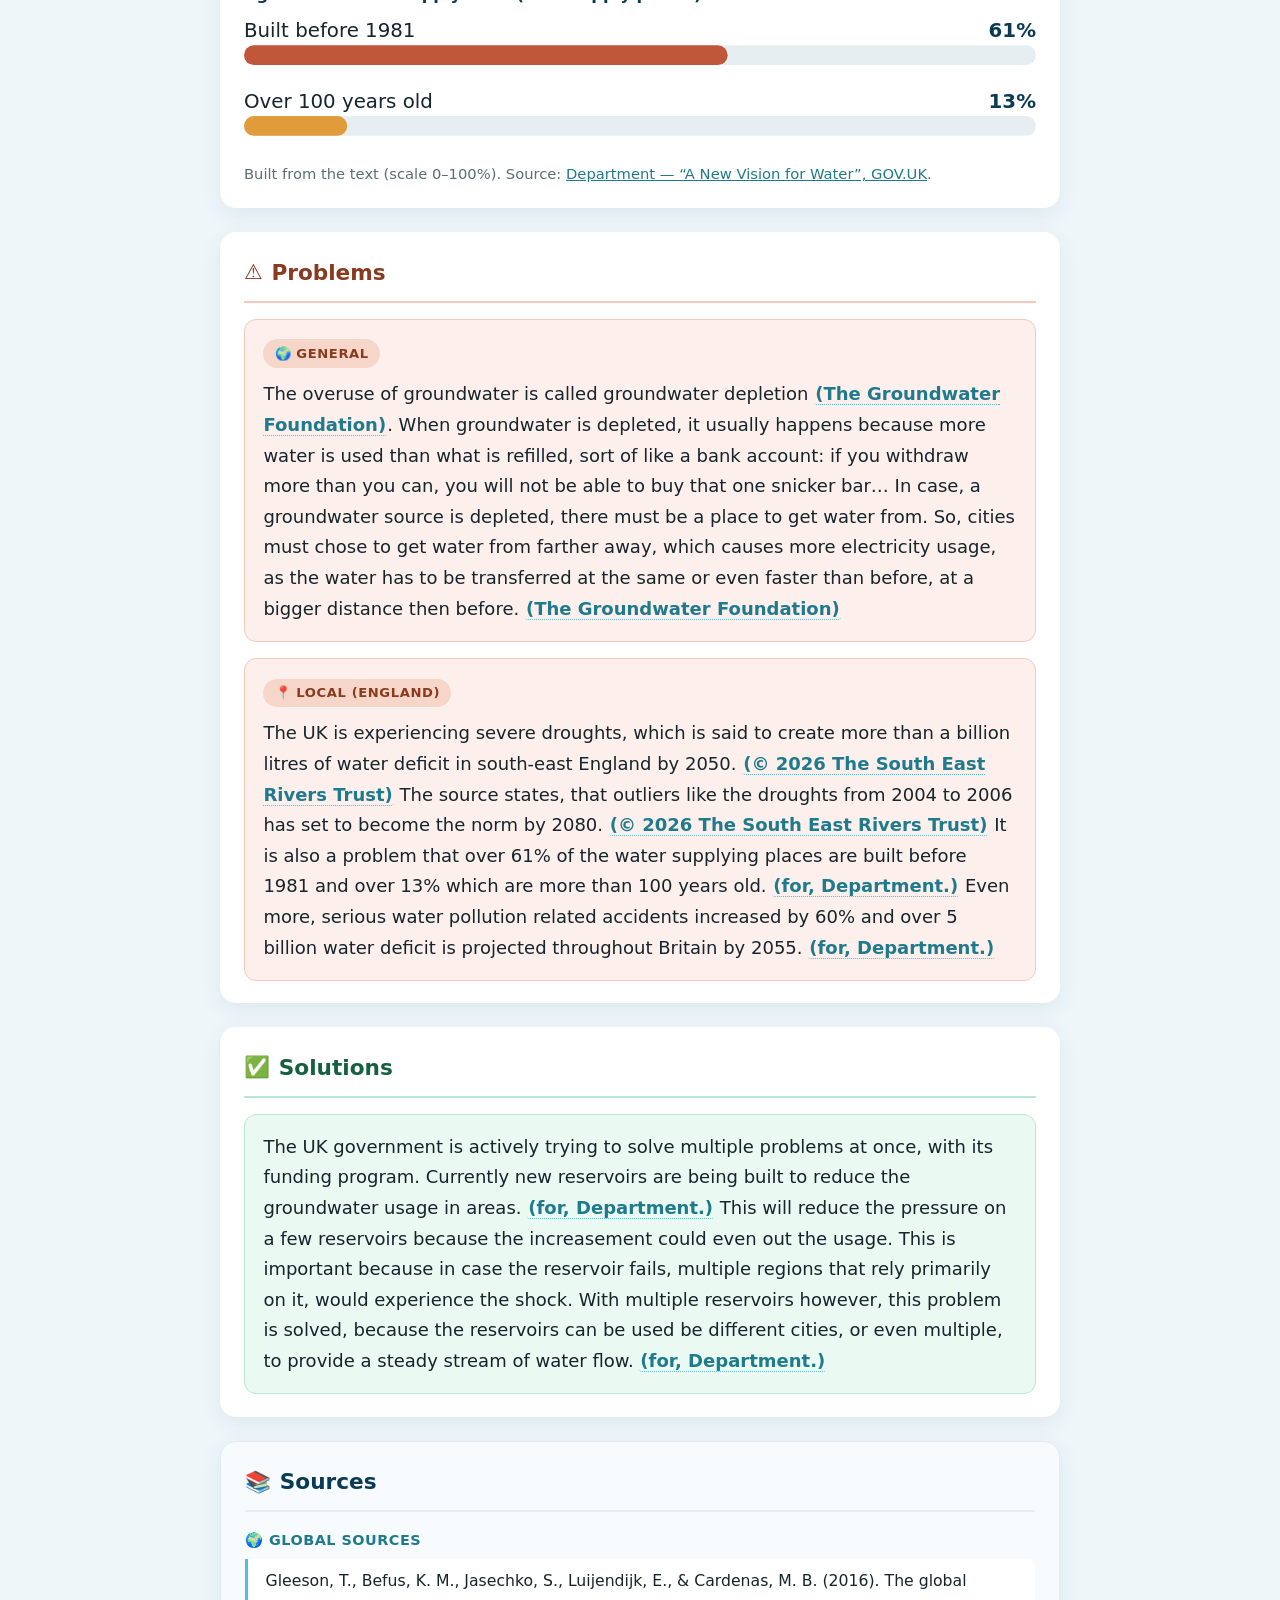
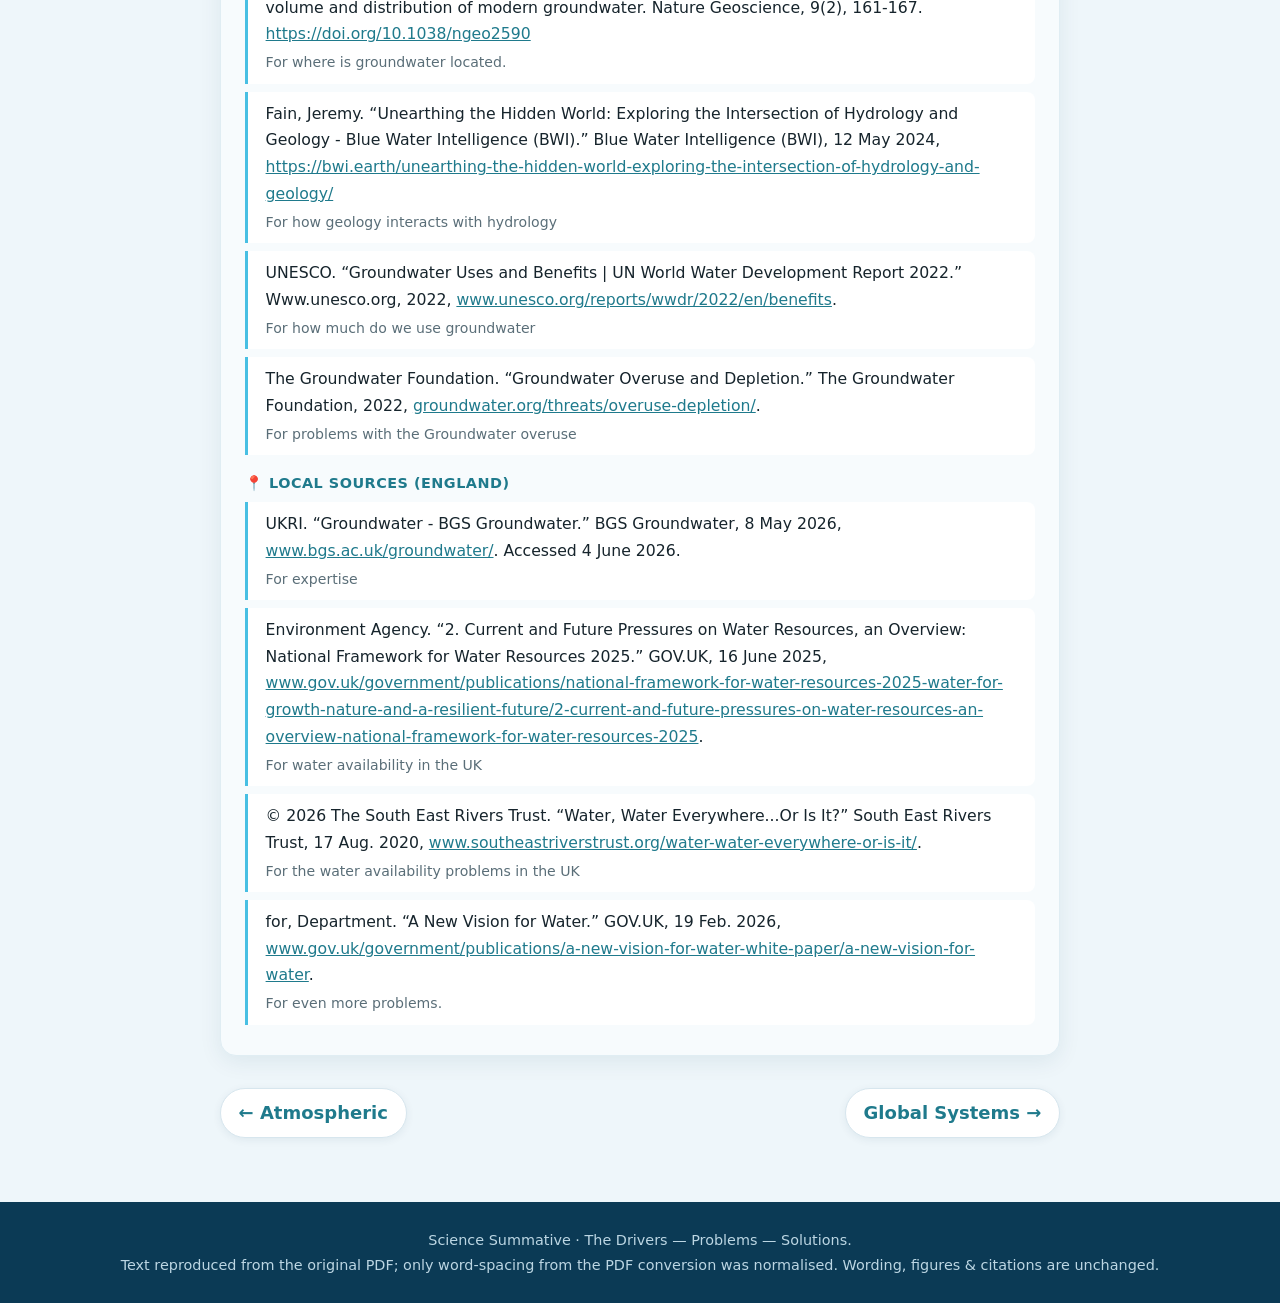
<file: geological.html>
<!DOCTYPE html>
<html lang="en">
<head>
<meta charset="utf-8"/>
<meta name="viewport" content="width=device-width, initial-scale=1"/>
<title>Physical &amp; Geological Factors — Science Summative</title>
<link rel="stylesheet" href="styles.css"/>
</head>
<body>

<nav class="nav">
  <div class="nav-inner">
    <a class="brand" href="index.html"><span class="drop">💧</span><span class="full">Water · Drivers, Problems &amp; Solutions</span></a>
    <a class="link" href="index.html">Home</a>
    <a class="link" href="interview.html">Interview</a>
    <div class="dropdown">
      <a class="link dd-toggle active" href="drivers.html">Drivers</a>
      <div class="dropdown-menu">
        <a href="drivers.html">Overview</a>
        <a href="atmospheric.html">Atmospheric Factors</a>
        <a href="geological.html">Physical &amp; Geological</a>
        <a href="global-systems.html">Global Systems</a>
        <a href="anthropogenic.html">Human Factors</a>
      </div>
    </div>
    <a class="link" href="problems-solutions.html">Problems &amp; Solutions</a>
    <a class="link" href="water-cycle.html">Water Cycle</a>
  </div>
</nav>

<main class="wrap">
  <div class="page-head">
    <span class="kicker">Driver 2 of 4</span>
    <h1>Physical and Geological Factors</h1>
    <p class="lead">How geology stores water in aquifers and groundwater reserves — and what happens when they are over-used.</p>
  </div>

  <section class="block">
    <h2><span class="ic">🔑</span>Key words</h2>
    <p class="empty"><span>—</span> No key words were listed in this section of the original document.</p>
  </section>

  <section class="block">
    <h2><span class="ic">❓</span>What is it?</h2>

    <div class="scope general">
      <span class="tag">🌍 General</span>
      <p>Geology can help us spot potential aquifers, and groundwater reserves. Aquifers, are underground water reservers, transmitting and storing water. <a class="ref" href="https://bwi.earth/unearthing-the-hidden-world-exploring-the-intersection-of-hydrology-and-geology/" target="_blank" rel="noopener">(Fain, Jeremy.)</a> This is an important factor, studied by experts—usually hydrogeologist–(Geologist who specializes in underground water reserves–the intersection of hydrology and geology–, studying porosity and permeability. Both factors are important to understand water access-. See more later… ), to use water effectively and avoid overexploitation of water. <a class="ref" href="https://bwi.earth/unearthing-the-hidden-world-exploring-the-intersection-of-hydrology-and-geology/" target="_blank" rel="noopener">(Fain, Jeremy.)</a> These reserves are the largest water reserves in the water cycle Ground water reserves can account for 3 meters in depth, if looked at continental averages. <a class="ref" href="https://doi.org/10.1038/ngeo2590" target="_blank" rel="noopener">(Gleeson, T., Befus, K. M., Jasechko, S., Luijendijk, E., &amp; Cardenas)</a> Not only do cities, towns and even villages primarily rely on aquifers, but so do ecosystems. <a class="ref" href="https://www.unesco.org/reports/wwdr/2022/en/benefits" target="_blank" rel="noopener">(UNESCO)</a> This is why proper management of groundwater is beneficial and even decisive in water management. But we also have to keep in mind that global climate changes can dry these reserves drastically, making it difficult to access quality water. <a class="ref" href="https://www.unesco.org/reports/wwdr/2022/en/benefits" target="_blank" rel="noopener">(UNESCO)</a></p>
    </div>

    <div class="scope local">
      <span class="tag">📍 Local (England)</span>
      <p>The United Kingdom&rsquo;s water reserves are experiencing pressure on its groundwater, and water reserves. With over 1.5 millions homes per year, the growing population demands more water. <a class="ref" href="https://www.gov.uk/government/publications/national-framework-for-water-resources-2025-water-for-growth-nature-and-a-resilient-future/2-current-and-future-pressures-on-water-resources-an-overview-national-framework-for-water-resources-2025" target="_blank" rel="noopener">(Environmental Agency)</a> As result, governmental acts are done to protect the wildlife, to then balance out the water usage.. <a class="ref" href="https://www.gov.uk/government/publications/national-framework-for-water-resources-2025-water-for-growth-nature-and-a-resilient-future/2-current-and-future-pressures-on-water-resources-an-overview-national-framework-for-water-resources-2025" target="_blank" rel="noopener">(Environmental Agency)</a> Several organisations have risen to solve the problem. They set out to advise the british government in water management. Specifically the British Geological Survey (BGS) has offered opportunities for groundwater scanning and other technical advice. <a class="ref" href="https://www.bgs.ac.uk/groundwater/" target="_blank" rel="noopener">(UKRI. &ldquo;Groundwater - BGS Groundwater)</a></p>
    </div>
  </section>

  <section class="block">
    <h2><span class="ic">📊</span>Data &amp; Graphs</h2>

    <figure class="viz">
      <div class="viz-title">Age of UK water-supply sites (% of supply points)</div>
      <svg viewBox="0 0 560 96" role="img" aria-label="Bar chart: over 61 percent of UK water-supplying places were built before 1981, and over 13 percent are more than 100 years old.">
        <text x="0" y="14" font-size="14" fill="#16242c">Built before 1981</text>
        <text x="560" y="14" font-size="14" font-weight="700" fill="#0b3a55" text-anchor="end">61%</text>
        <rect x="0" y="20" width="560" height="14" rx="7" fill="#e7eef2"/>
        <rect x="0" y="20" width="342" height="14" rx="7" fill="#c0563a"/>
        <text x="0" y="64" font-size="14" fill="#16242c">Over 100 years old</text>
        <text x="560" y="64" font-size="14" font-weight="700" fill="#0b3a55" text-anchor="end">13%</text>
        <rect x="0" y="70" width="560" height="14" rx="7" fill="#e7eef2"/>
        <rect x="0" y="70" width="73" height="14" rx="7" fill="#e09b3b"/>
      </svg>
      <figcaption>Built from the text (scale 0–100%). Source: <a href="https://www.gov.uk/government/publications/a-new-vision-for-water-white-paper/a-new-vision-for-water" target="_blank" rel="noopener">Department — &ldquo;A New Vision for Water&rdquo;, GOV.UK</a>.</figcaption>
    </figure>
  </section>

  <section class="block problems">
    <h2><span class="ic">⚠️</span>Problems</h2>

    <div class="scope general">
      <span class="tag">🌍 General</span>
      <p>The overuse of groundwater is called groundwater depletion <a class="ref" href="https://groundwater.org/threats/overuse-depletion/" target="_blank" rel="noopener">(The Groundwater Foundation)</a>. When groundwater is depleted, it usually happens because more water is used than what is refilled, sort of like a bank account: if you withdraw more than you can, you will not be able to buy that one snicker bar… In case, a groundwater source is depleted, there must be a place to get water from. So, cities must chose to get water from farther away, which causes more electricity usage, as the water has to be transferred at the same or even faster than before, at a bigger distance then before. <a class="ref" href="https://groundwater.org/threats/overuse-depletion/" target="_blank" rel="noopener">(The Groundwater Foundation)</a></p>
    </div>

    <div class="scope local">
      <span class="tag">📍 Local (England)</span>
      <p>The UK is experiencing severe droughts, which is said to create more than a billion litres of water deficit in south-east England by 2050. <a class="ref" href="https://www.southeastriverstrust.org/water-water-everywhere-or-is-it/" target="_blank" rel="noopener">(© 2026 The South East Rivers Trust)</a> The source states, that outliers like the droughts from 2004 to 2006 has set to become the norm by 2080. <a class="ref" href="https://www.southeastriverstrust.org/water-water-everywhere-or-is-it/" target="_blank" rel="noopener">(© 2026 The South East Rivers Trust)</a> It is also a problem that over 61% of the water supplying places are built before 1981 and over 13% which are more than 100 years old. <a class="ref" href="https://www.gov.uk/government/publications/a-new-vision-for-water-white-paper/a-new-vision-for-water" target="_blank" rel="noopener">(for, Department.)</a> Even more, serious water pollution related accidents increased by 60% and over 5 billion water deficit is projected throughout Britain by 2055. <a class="ref" href="https://www.gov.uk/government/publications/a-new-vision-for-water-white-paper/a-new-vision-for-water" target="_blank" rel="noopener">(for, Department.)</a></p>
    </div>
  </section>

  <section class="block solutions">
    <h2><span class="ic">✅</span>Solutions</h2>
    <div class="body-pad">
      <p>The UK government is actively trying to solve multiple problems at once, with its funding program. Currently new reservoirs are being built to reduce the groundwater usage in areas. <a class="ref" href="https://www.gov.uk/government/publications/a-new-vision-for-water-white-paper/a-new-vision-for-water" target="_blank" rel="noopener">(for, Department.)</a> This will reduce the pressure on a few reservoirs because the increasement could even out the usage. This is important because in case the reservoir fails, multiple regions that rely primarily on it, would experience the shock. With multiple reservoirs however, this problem is solved, because the reservoirs can be used be different cities, or even multiple, to provide a steady stream of water flow. <a class="ref" href="https://www.gov.uk/government/publications/a-new-vision-for-water-white-paper/a-new-vision-for-water" target="_blank" rel="noopener">(for, Department.)</a></p>
    </div>
  </section>

  <section class="block sources">
    <h2><span class="ic">📚</span>Sources</h2>

    <div class="src-group">
      <p class="src-scope">🌍 Global sources</p>
      <ul>
        <li class="cite">Gleeson, T., Befus, K. M., Jasechko, S., Luijendijk, E., &amp; Cardenas, M. B. (2016). The global volume and distribution of modern groundwater. Nature Geoscience, 9(2), 161-167. <a href="https://doi.org/10.1038/ngeo2590">https://doi.org/10.1038/ngeo2590</a>
          <span class="note">For where is groundwater located.</span></li>
        <li class="cite">Fain, Jeremy. &ldquo;Unearthing the Hidden World: Exploring the Intersection of Hydrology and Geology - Blue Water Intelligence (BWI).&rdquo; Blue Water Intelligence (BWI), 12 May 2024, <a href="https://bwi.earth/unearthing-the-hidden-world-exploring-the-intersection-of-hydrology-and-geology/">https://bwi.earth/unearthing-the-hidden-world-exploring-the-intersection-of-hydrology-and-geology/</a>
          <span class="note">For how geology interacts with hydrology</span></li>
        <li class="cite">UNESCO. &ldquo;Groundwater Uses and Benefits | UN World Water Development Report 2022.&rdquo; Www.unesco.org, 2022, <a href="https://www.unesco.org/reports/wwdr/2022/en/benefits">www.unesco.org/reports/wwdr/2022/en/benefits</a>.
          <span class="note">For how much do we use groundwater</span></li>
        <li class="cite">The Groundwater Foundation. &ldquo;Groundwater Overuse and Depletion.&rdquo; The Groundwater Foundation, 2022, <a href="https://groundwater.org/threats/overuse-depletion/">groundwater.org/threats/overuse-depletion/</a>.
          <span class="note">For problems with the Groundwater overuse</span></li>
      </ul>
    </div>

    <div class="src-group">
      <p class="src-scope">📍 Local sources (England)</p>
      <ul>
        <li class="cite">UKRI. &ldquo;Groundwater - BGS Groundwater.&rdquo; BGS Groundwater, 8 May 2026, <a href="https://www.bgs.ac.uk/groundwater/">www.bgs.ac.uk/groundwater/</a>. Accessed 4 June 2026.
          <span class="note">For expertise</span></li>
        <li class="cite">Environment Agency. &ldquo;2. Current and Future Pressures on Water Resources, an Overview: National Framework for Water Resources 2025.&rdquo; GOV.UK, 16 June 2025, <a href="https://www.gov.uk/government/publications/national-framework-for-water-resources-2025-water-for-growth-nature-and-a-resilient-future/2-current-and-future-pressures-on-water-resources-an-overview-national-framework-for-water-resources-2025">www.gov.uk/government/publications/national-framework-for-water-resources-2025-water-for-growth-nature-and-a-resilient-future/2-current-and-future-pressures-on-water-resources-an-overview-national-framework-for-water-resources-2025</a>.
          <span class="note">For water availability in the UK</span></li>
        <li class="cite">© 2026 The South East Rivers Trust. &ldquo;Water, Water Everywhere...Or Is It?&rdquo; South East Rivers Trust, 17 Aug. 2020, <a href="https://www.southeastriverstrust.org/water-water-everywhere-or-is-it/">www.southeastriverstrust.org/water-water-everywhere-or-is-it/</a>.
          <span class="note">For the water availability problems in the UK</span></li>
        <li class="cite">for, Department. &ldquo;A New Vision for Water.&rdquo; GOV.UK, 19 Feb. 2026, <a href="https://www.gov.uk/government/publications/a-new-vision-for-water-white-paper/a-new-vision-for-water">www.gov.uk/government/publications/a-new-vision-for-water-white-paper/a-new-vision-for-water</a>.
          <span class="note">For even more problems.</span></li>
      </ul>
    </div>
  </section>

  <nav class="pager">
    <a href="atmospheric.html">← Atmospheric</a>
    <a href="global-systems.html">Global Systems →</a>
  </nav>
</main>

<footer class="footer">
  <p>Science Summative · The Drivers — Problems — Solutions.<br/>
  Text reproduced from the original PDF; only word-spacing from the PDF conversion was normalised. Wording, figures &amp; citations are unchanged.</p>
</footer>

</body>
</html>
</file>
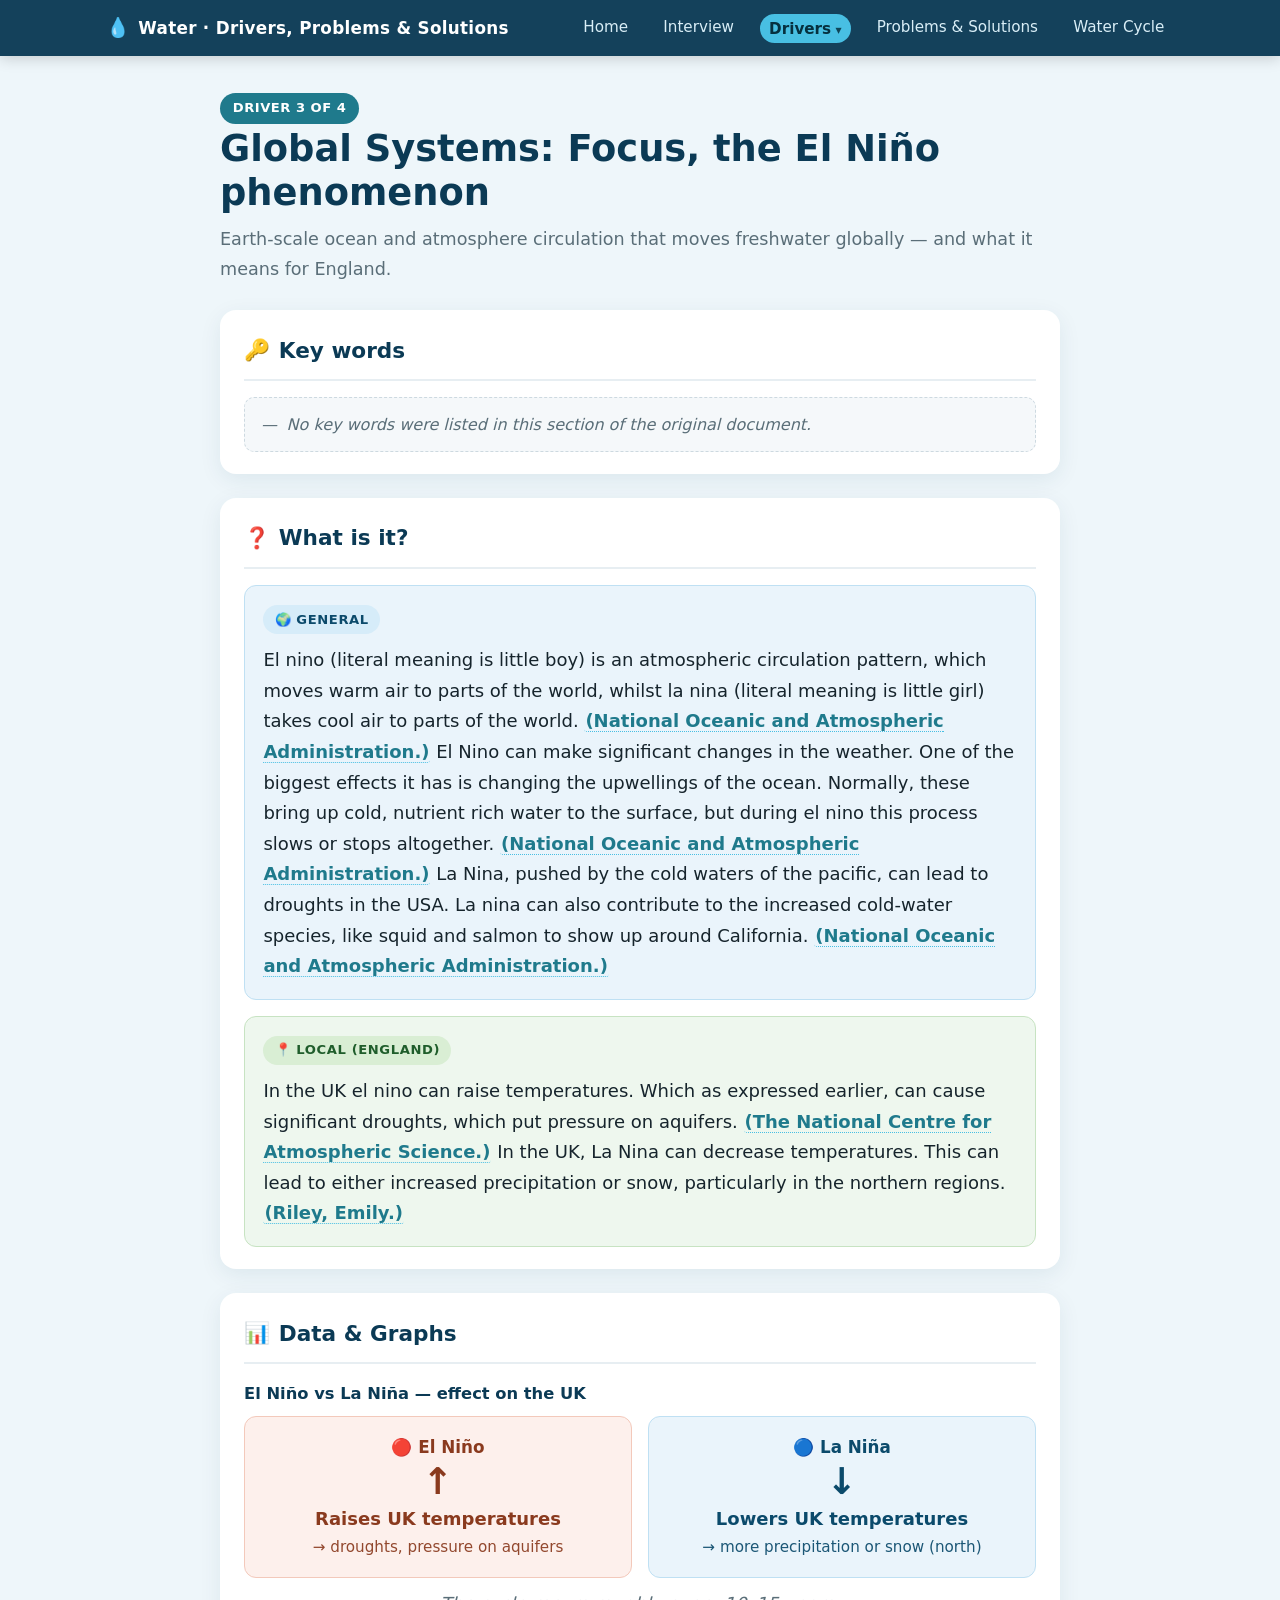
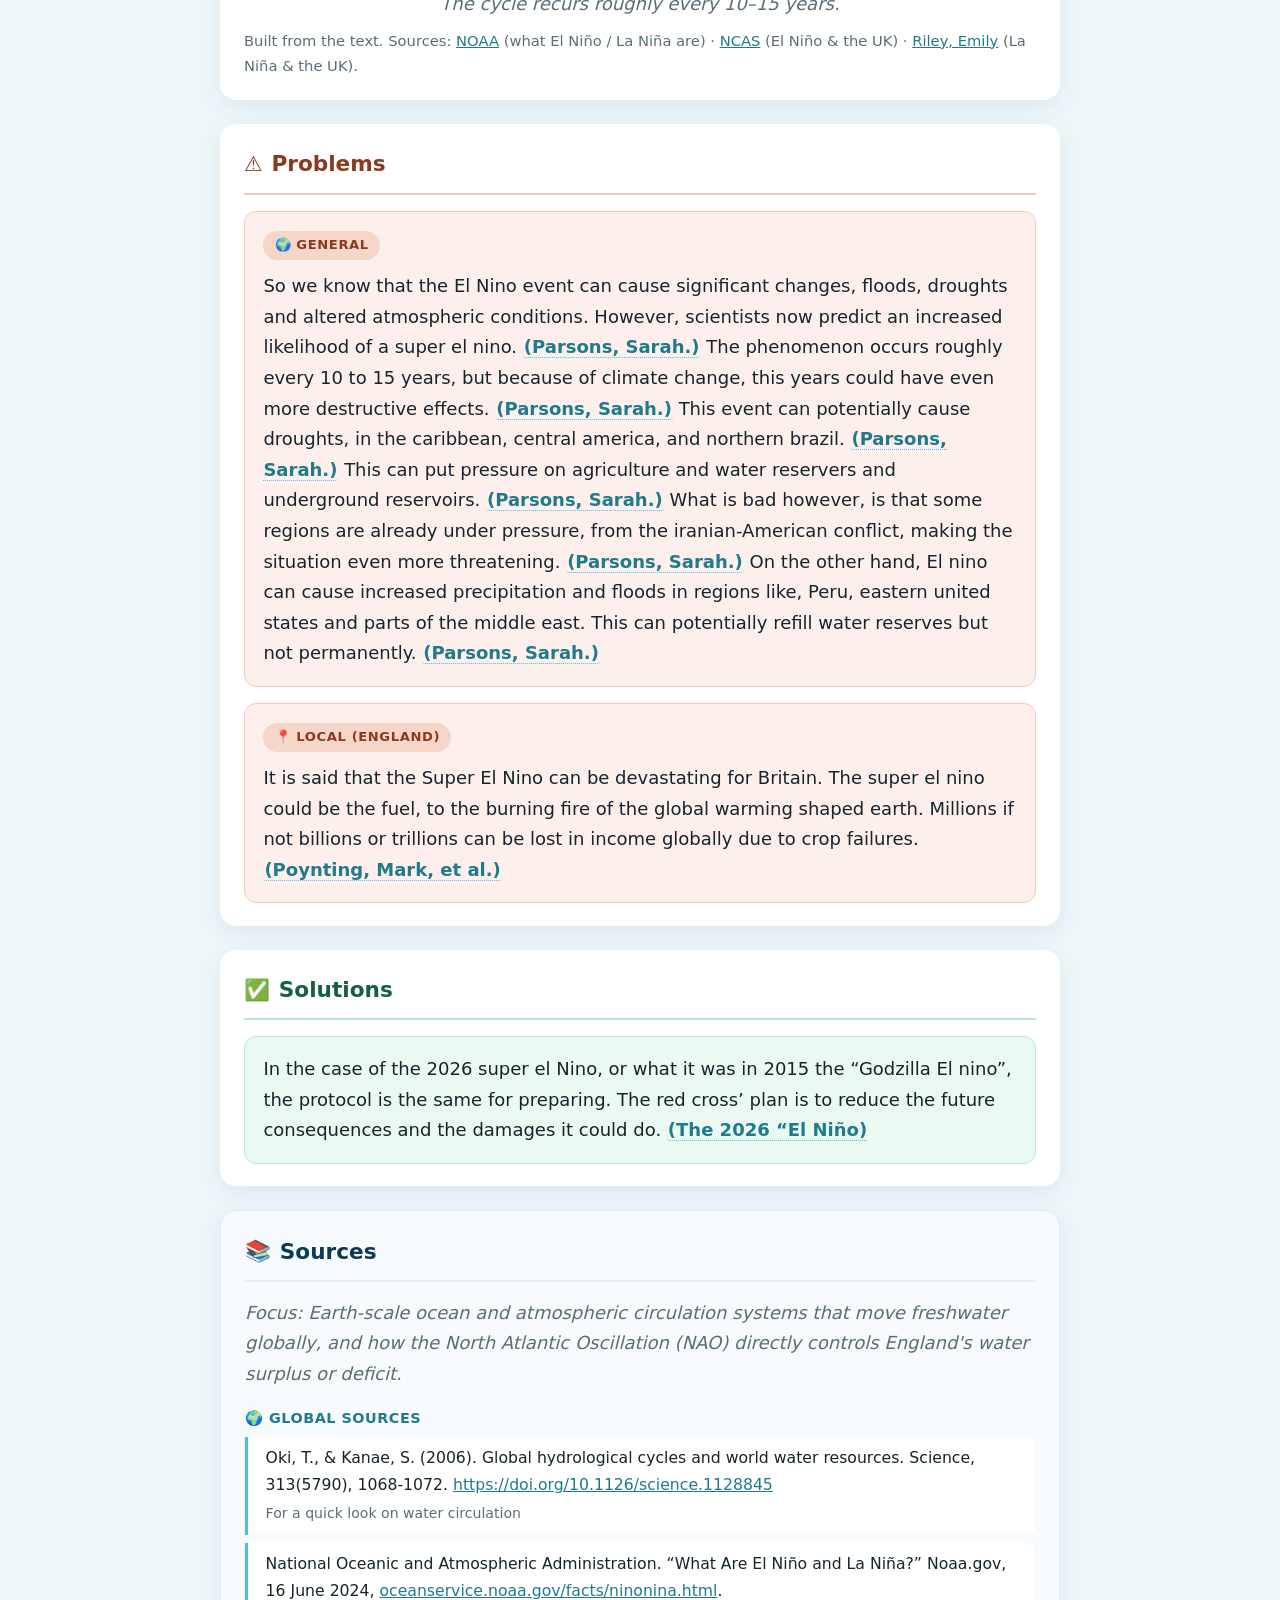
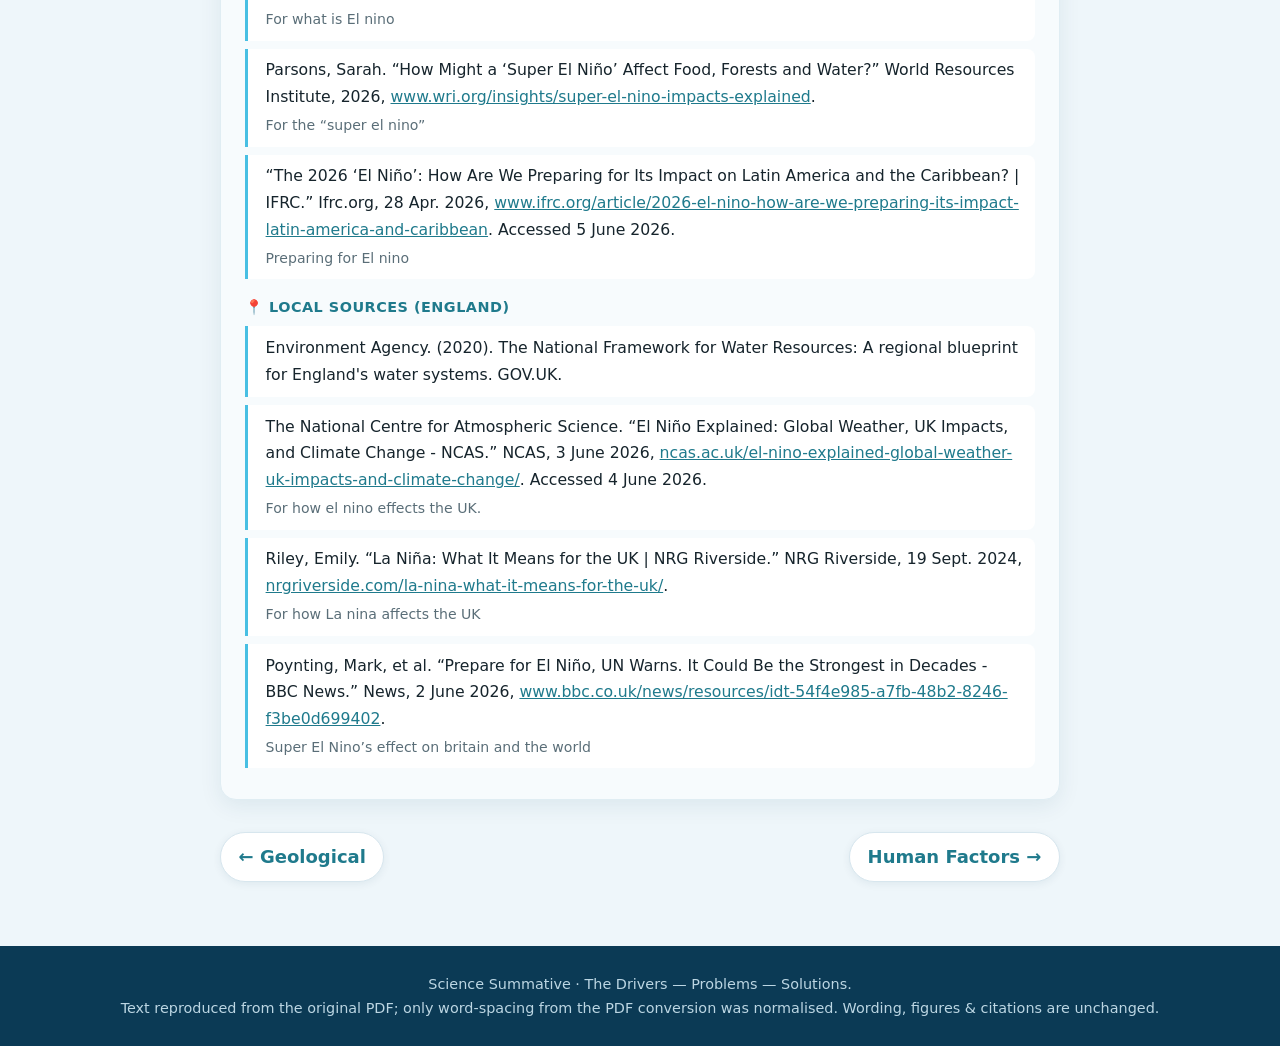
<file: global-systems.html>
<!DOCTYPE html>
<html lang="en">
<head>
<meta charset="utf-8"/>
<meta name="viewport" content="width=device-width, initial-scale=1"/>
<title>Global Systems: El Niño — Science Summative</title>
<link rel="stylesheet" href="styles.css"/>
</head>
<body>

<nav class="nav">
  <div class="nav-inner">
    <a class="brand" href="index.html"><span class="drop">💧</span><span class="full">Water · Drivers, Problems &amp; Solutions</span></a>
    <a class="link" href="index.html">Home</a>
    <a class="link" href="interview.html">Interview</a>
    <div class="dropdown">
      <a class="link dd-toggle active" href="drivers.html">Drivers</a>
      <div class="dropdown-menu">
        <a href="drivers.html">Overview</a>
        <a href="atmospheric.html">Atmospheric Factors</a>
        <a href="geological.html">Physical &amp; Geological</a>
        <a href="global-systems.html">Global Systems</a>
        <a href="anthropogenic.html">Human Factors</a>
      </div>
    </div>
    <a class="link" href="problems-solutions.html">Problems &amp; Solutions</a>
    <a class="link" href="water-cycle.html">Water Cycle</a>
  </div>
</nav>

<main class="wrap">
  <div class="page-head">
    <span class="kicker">Driver 3 of 4</span>
    <h1>Global Systems: Focus, the El Niño phenomenon</h1>
    <p class="lead">Earth-scale ocean and atmosphere circulation that moves freshwater globally — and what it means for England.</p>
  </div>

  <section class="block">
    <h2><span class="ic">🔑</span>Key words</h2>
    <p class="empty"><span>—</span> No key words were listed in this section of the original document.</p>
  </section>

  <section class="block">
    <h2><span class="ic">❓</span>What is it?</h2>

    <div class="scope general">
      <span class="tag">🌍 General</span>
      <p>El nino (literal meaning is little boy) is an atmospheric circulation pattern, which moves warm air to parts of the world, whilst la nina (literal meaning is little girl) takes cool air to parts of the world. <a class="ref" href="https://oceanservice.noaa.gov/facts/ninonina.html" target="_blank" rel="noopener">(National Oceanic and Atmospheric Administration.)</a> El Nino can make significant changes in the weather. One of the biggest effects it has is changing the upwellings of the ocean. Normally, these bring up cold, nutrient rich water to the surface, but during el nino this process slows or stops altogether. <a class="ref" href="https://oceanservice.noaa.gov/facts/ninonina.html" target="_blank" rel="noopener">(National Oceanic and Atmospheric Administration.)</a> La Nina, pushed by the cold waters of the pacific, can lead to droughts in the USA. La nina can also contribute to the increased cold-water species, like squid and salmon to show up around California. <a class="ref" href="https://oceanservice.noaa.gov/facts/ninonina.html" target="_blank" rel="noopener">(National Oceanic and Atmospheric Administration.)</a></p>
    </div>

    <div class="scope local">
      <span class="tag">📍 Local (England)</span>
      <p>In the UK el nino can raise temperatures. Which as expressed earlier, can cause significant droughts, which put pressure on aquifers. <a class="ref" href="https://ncas.ac.uk/el-nino-explained-global-weather-uk-impacts-and-climate-change/" target="_blank" rel="noopener">(The National Centre for Atmospheric Science.)</a> In the UK, La Nina can decrease temperatures. This can lead to either increased precipitation or snow, particularly in the northern regions. <a class="ref" href="https://nrgriverside.com/la-nina-what-it-means-for-the-uk/" target="_blank" rel="noopener">(Riley, Emily.)</a></p>
    </div>
  </section>

  <section class="block">
    <h2><span class="ic">📊</span>Data &amp; Graphs</h2>

    <figure class="viz">
      <div class="viz-title">El Niño vs La Niña — effect on the UK</div>
      <div class="enso">
        <div class="enso-card warm">
          <div class="enso-h">🔴 El Niño</div>
          <div class="enso-arrow">↑</div>
          <div class="enso-t">Raises UK temperatures</div>
          <div class="enso-d">→ droughts, pressure on aquifers</div>
        </div>
        <div class="enso-card cool">
          <div class="enso-h">🔵 La Niña</div>
          <div class="enso-arrow">↓</div>
          <div class="enso-t">Lowers UK temperatures</div>
          <div class="enso-d">→ more precipitation or snow (north)</div>
        </div>
      </div>
      <p class="enso-note">The cycle recurs roughly every 10–15 years.</p>
      <figcaption>Built from the text. Sources: <a href="https://oceanservice.noaa.gov/facts/ninonina.html" target="_blank" rel="noopener">NOAA</a> (what El Niño / La Niña are) · <a href="https://ncas.ac.uk/el-nino-explained-global-weather-uk-impacts-and-climate-change/" target="_blank" rel="noopener">NCAS</a> (El Niño &amp; the UK) · <a href="https://nrgriverside.com/la-nina-what-it-means-for-the-uk/" target="_blank" rel="noopener">Riley, Emily</a> (La Niña &amp; the UK).</figcaption>
    </figure>
  </section>

  <section class="block problems">
    <h2><span class="ic">⚠️</span>Problems</h2>

    <div class="scope general">
      <span class="tag">🌍 General</span>
      <p>So we know that the El Nino event can cause significant changes, floods, droughts and altered atmospheric conditions. However, scientists now predict an increased likelihood of a super el nino. <a class="ref" href="https://www.wri.org/insights/super-el-nino-impacts-explained" target="_blank" rel="noopener">(Parsons, Sarah.)</a> The phenomenon occurs roughly every 10 to 15 years, but because of climate change, this years could have even more destructive effects. <a class="ref" href="https://www.wri.org/insights/super-el-nino-impacts-explained" target="_blank" rel="noopener">(Parsons, Sarah.)</a> This event can potentially cause droughts, in the caribbean, central america, and northern brazil. <a class="ref" href="https://www.wri.org/insights/super-el-nino-impacts-explained" target="_blank" rel="noopener">(Parsons, Sarah.)</a> This can put pressure on agriculture and water reservers and underground reservoirs. <a class="ref" href="https://www.wri.org/insights/super-el-nino-impacts-explained" target="_blank" rel="noopener">(Parsons, Sarah.)</a> What is bad however, is that some regions are already under pressure, from the iranian-American conflict, making the situation even more threatening. <a class="ref" href="https://www.wri.org/insights/super-el-nino-impacts-explained" target="_blank" rel="noopener">(Parsons, Sarah.)</a> On the other hand, El nino can cause increased precipitation and floods in regions like, Peru, eastern united states and parts of the middle east. This can potentially refill water reserves but not permanently. <a class="ref" href="https://www.wri.org/insights/super-el-nino-impacts-explained" target="_blank" rel="noopener">(Parsons, Sarah.)</a></p>
    </div>

    <div class="scope local">
      <span class="tag">📍 Local (England)</span>
      <p>It is said that the Super El Nino can be devastating for Britain. The super el nino could be the fuel, to the burning fire of the global warming shaped earth. Millions if not billions or trillions can be lost in income globally due to crop failures. <a class="ref" href="https://www.bbc.co.uk/news/resources/idt-54f4e985-a7fb-48b2-8246-f3be0d699402" target="_blank" rel="noopener">(Poynting, Mark, et al.)</a></p>
    </div>
  </section>

  <section class="block solutions">
    <h2><span class="ic">✅</span>Solutions</h2>
    <div class="body-pad">
      <p>In the case of the 2026 super el Nino, or what it was in 2015 the &ldquo;Godzilla El nino&rdquo;, the protocol is the same for preparing. The red cross&rsquo; plan is to reduce the future consequences and the damages it could do. <a class="ref" href="https://www.ifrc.org/article/2026-el-nino-how-are-we-preparing-its-impact-latin-america-and-caribbean" target="_blank" rel="noopener">(The 2026 &ldquo;El Niño)</a></p>
    </div>
  </section>

  <section class="block sources">
    <h2><span class="ic">📚</span>Sources</h2>

    <p style="margin-top:0;color:var(--muted)"><em>Focus: Earth-scale ocean and atmospheric circulation systems that move freshwater globally, and how the North Atlantic Oscillation (NAO) directly controls England's water surplus or deficit.</em></p>

    <div class="src-group">
      <p class="src-scope">🌍 Global sources</p>
      <ul>
        <li class="cite">Oki, T., &amp; Kanae, S. (2006). Global hydrological cycles and world water resources. Science, 313(5790), 1068-1072. <a href="https://doi.org/10.1126/science.1128845">https://doi.org/10.1126/science.1128845</a>
          <span class="note">For a quick look on water circulation</span></li>
        <li class="cite">National Oceanic and Atmospheric Administration. &ldquo;What Are El Niño and La Niña?&rdquo; Noaa.gov, 16 June 2024, <a href="https://oceanservice.noaa.gov/facts/ninonina.html">oceanservice.noaa.gov/facts/ninonina.html</a>.
          <span class="note">For what is El nino</span></li>
        <li class="cite">Parsons, Sarah. &ldquo;How Might a &lsquo;Super El Niño&rsquo; Affect Food, Forests and Water?&rdquo; World Resources Institute, 2026, <a href="https://www.wri.org/insights/super-el-nino-impacts-explained">www.wri.org/insights/super-el-nino-impacts-explained</a>.
          <span class="note">For the &ldquo;super el nino&rdquo;</span></li>
        <li class="cite">&ldquo;The 2026 &lsquo;El Niño&rsquo;: How Are We Preparing for Its Impact on Latin America and the Caribbean? | IFRC.&rdquo; Ifrc.org, 28 Apr. 2026, <a href="https://www.ifrc.org/article/2026-el-nino-how-are-we-preparing-its-impact-latin-america-and-caribbean">www.ifrc.org/article/2026-el-nino-how-are-we-preparing-its-impact-latin-america-and-caribbean</a>. Accessed 5 June 2026.
          <span class="note">Preparing for El nino</span></li>
      </ul>
    </div>

    <div class="src-group">
      <p class="src-scope">📍 Local sources (England)</p>
      <ul>
        <li class="cite">Environment Agency. (2020). The National Framework for Water Resources: A regional blueprint for England's water systems. GOV.UK.</li>
        <li class="cite">The National Centre for Atmospheric Science. &ldquo;El Niño Explained: Global Weather, UK Impacts, and Climate Change - NCAS.&rdquo; NCAS, 3 June 2026, <a href="https://ncas.ac.uk/el-nino-explained-global-weather-uk-impacts-and-climate-change/">ncas.ac.uk/el-nino-explained-global-weather-uk-impacts-and-climate-change/</a>. Accessed 4 June 2026.
          <span class="note">For how el nino effects the UK.</span></li>
        <li class="cite">Riley, Emily. &ldquo;La Niña: What It Means for the UK | NRG Riverside.&rdquo; NRG Riverside, 19 Sept. 2024, <a href="https://nrgriverside.com/la-nina-what-it-means-for-the-uk/">nrgriverside.com/la-nina-what-it-means-for-the-uk/</a>.
          <span class="note">For how La nina affects the UK</span></li>
        <li class="cite">Poynting, Mark, et al. &ldquo;Prepare for El Niño, UN Warns. It Could Be the Strongest in Decades - BBC News.&rdquo; News, 2 June 2026, <a href="https://www.bbc.co.uk/news/resources/idt-54f4e985-a7fb-48b2-8246-f3be0d699402">www.bbc.co.uk/news/resources/idt-54f4e985-a7fb-48b2-8246-f3be0d699402</a>.
          <span class="note">Super El Nino&rsquo;s effect on britain and the world</span></li>
      </ul>
    </div>
  </section>

  <nav class="pager">
    <a href="geological.html">← Geological</a>
    <a href="anthropogenic.html">Human Factors →</a>
  </nav>
</main>

<footer class="footer">
  <p>Science Summative · The Drivers — Problems — Solutions.<br/>
  Text reproduced from the original PDF; only word-spacing from the PDF conversion was normalised. Wording, figures &amp; citations are unchanged.</p>
</footer>

</body>
</html>
</file>
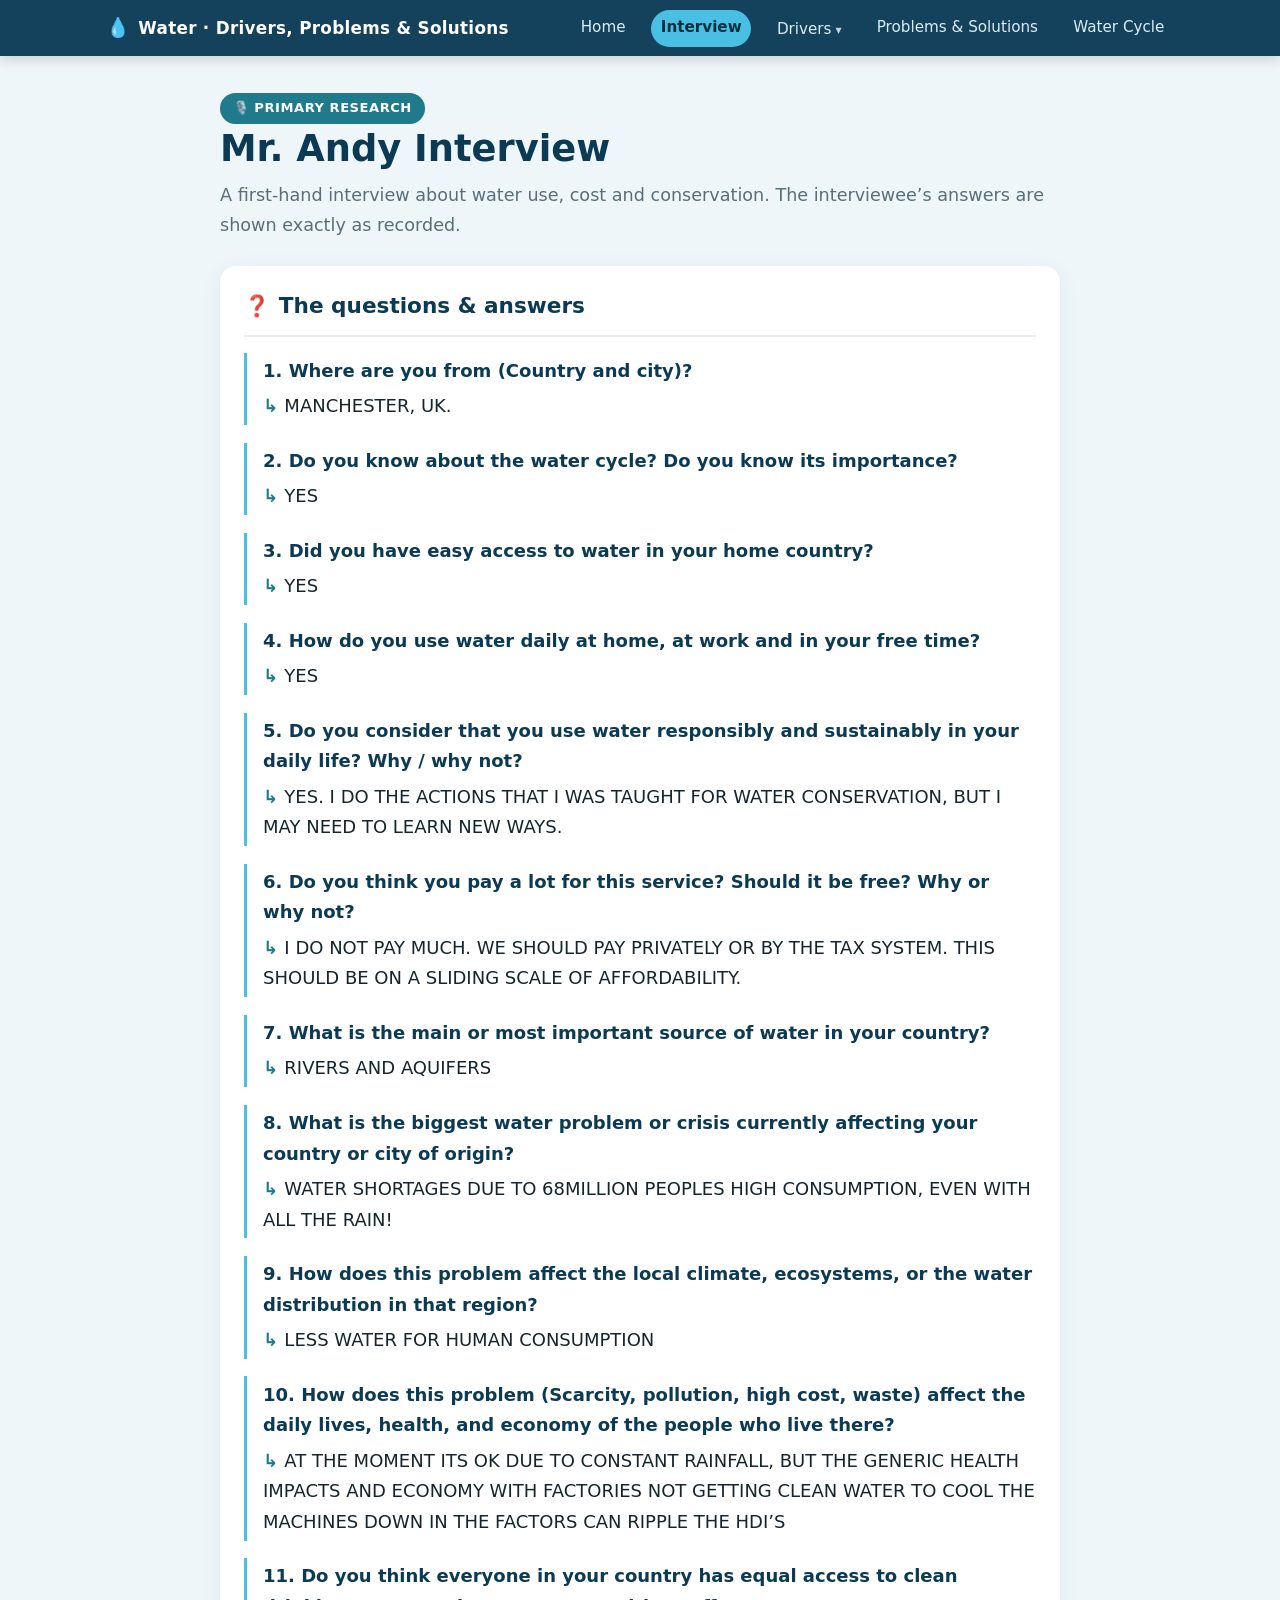
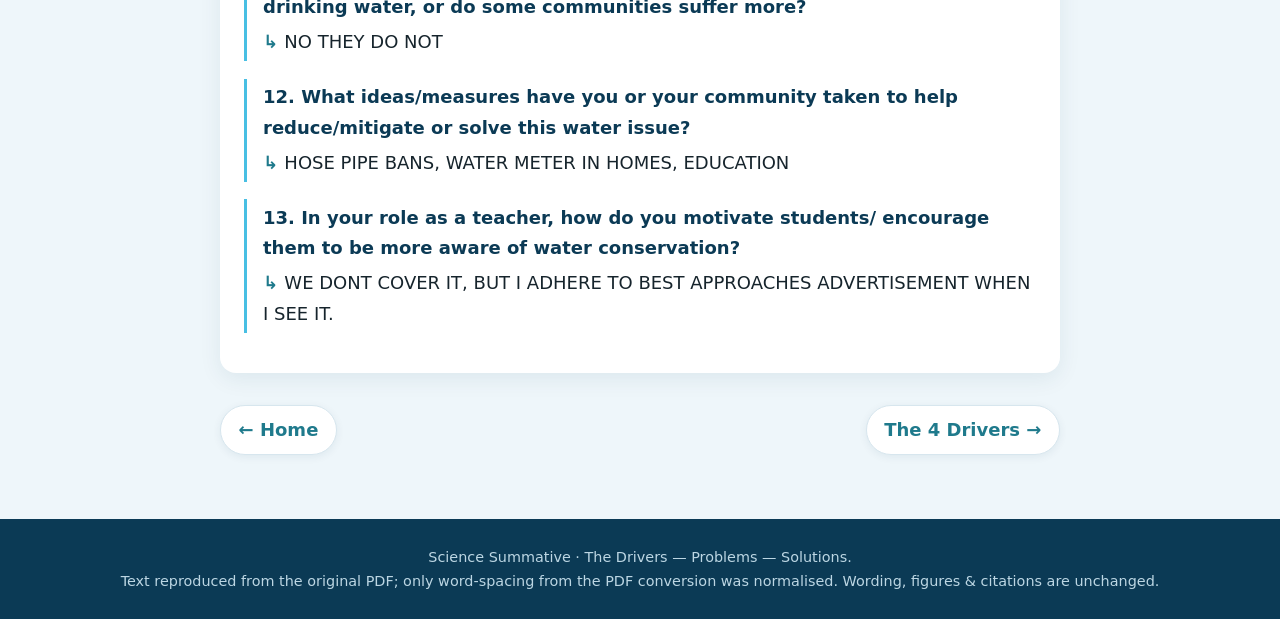
<file: interview.html>
<!DOCTYPE html>
<html lang="en">
<head>
<meta charset="utf-8"/>
<meta name="viewport" content="width=device-width, initial-scale=1"/>
<title>Mr. Andy Interview — Science Summative</title>
<link rel="stylesheet" href="styles.css"/>
</head>
<body>

<nav class="nav">
  <div class="nav-inner">
    <a class="brand" href="index.html"><span class="drop">💧</span><span class="full">Water · Drivers, Problems &amp; Solutions</span></a>
    <a class="link" href="index.html">Home</a>
    <a class="link active" href="interview.html">Interview</a>
    <div class="dropdown">
      <a class="link dd-toggle" href="drivers.html">Drivers</a>
      <div class="dropdown-menu">
        <a href="drivers.html">Overview</a>
        <a href="atmospheric.html">Atmospheric Factors</a>
        <a href="geological.html">Physical &amp; Geological</a>
        <a href="global-systems.html">Global Systems</a>
        <a href="anthropogenic.html">Human Factors</a>
      </div>
    </div>
    <a class="link" href="problems-solutions.html">Problems &amp; Solutions</a>
    <a class="link" href="water-cycle.html">Water Cycle</a>
  </div>
</nav>

<main class="wrap">
  <div class="page-head">
    <span class="kicker">🎙️ Primary research</span>
    <h1>Mr. Andy Interview</h1>
    <p class="lead">A first-hand interview about water use, cost and conservation. The interviewee&rsquo;s answers are shown exactly as recorded.</p>
  </div>

  <section class="block">
    <h2><span class="ic">❓</span>The questions &amp; answers</h2>
    <div class="qa">

      <div class="item">
        <p class="q">1. Where are you from (Country and city)?</p>
        <p class="a">MANCHESTER, UK.</p>
      </div>

      <div class="item">
        <p class="q">2. Do you know about the water cycle? Do you know its importance?</p>
        <p class="a">YES</p>
      </div>

      <div class="item">
        <p class="q">3. Did you have easy access to water in your home country?</p>
        <p class="a">YES</p>
      </div>

      <div class="item">
        <p class="q">4. How do you use water daily at home, at work and in your free time?</p>
        <p class="a">YES</p>
      </div>

      <div class="item">
        <p class="q">5. Do you consider that you use water responsibly and sustainably in your daily life? Why / why not?</p>
        <p class="a">YES. I DO THE ACTIONS THAT I WAS TAUGHT FOR WATER CONSERVATION, BUT I MAY NEED TO LEARN NEW WAYS.</p>
      </div>

      <div class="item">
        <p class="q">6. Do you think you pay a lot for this service? Should it be free? Why or why not?</p>
        <p class="a">I DO NOT PAY MUCH. WE SHOULD PAY PRIVATELY OR BY THE TAX SYSTEM. THIS SHOULD BE ON A SLIDING SCALE OF AFFORDABILITY.</p>
      </div>

      <div class="item">
        <p class="q">7. What is the main or most important source of water in your country?</p>
        <p class="a">RIVERS AND AQUIFERS</p>
      </div>

      <div class="item">
        <p class="q">8. What is the biggest water problem or crisis currently affecting your country or city of origin?</p>
        <p class="a">WATER SHORTAGES DUE TO 68MILLION PEOPLES HIGH CONSUMPTION, EVEN WITH ALL THE RAIN!</p>
      </div>

      <div class="item">
        <p class="q">9. How does this problem affect the local climate, ecosystems, or the water distribution in that region?</p>
        <p class="a">LESS WATER FOR HUMAN CONSUMPTION</p>
      </div>

      <div class="item">
        <p class="q">10. How does this problem (Scarcity, pollution, high cost, waste) affect the daily lives, health, and economy of the people who live there?</p>
        <p class="a">AT THE MOMENT ITS OK DUE TO CONSTANT RAINFALL, BUT THE GENERIC HEALTH IMPACTS AND ECONOMY WITH FACTORIES NOT GETTING CLEAN WATER TO COOL THE MACHINES DOWN IN THE FACTORS CAN RIPPLE THE HDI&rsquo;S</p>
      </div>

      <div class="item">
        <p class="q">11. Do you think everyone in your country has equal access to clean drinking water, or do some communities suffer more?</p>
        <p class="a">NO THEY DO NOT</p>
      </div>

      <div class="item">
        <p class="q">12. What ideas/measures have you or your community taken to help reduce/mitigate or solve this water issue?</p>
        <p class="a">HOSE PIPE BANS, WATER METER IN HOMES, EDUCATION</p>
      </div>

      <div class="item">
        <p class="q">13. In your role as a teacher, how do you motivate students/ encourage them to be more aware of water conservation?</p>
        <p class="a">WE DONT COVER IT, BUT I ADHERE TO BEST APPROACHES ADVERTISEMENT WHEN I SEE IT.</p>
      </div>

    </div>
  </section>

  <nav class="pager">
    <a href="index.html">← Home</a>
    <a href="drivers.html">The 4 Drivers →</a>
  </nav>
</main>

<footer class="footer">
  <p>Science Summative · The Drivers — Problems — Solutions.<br/>
  Text reproduced from the original PDF; only word-spacing from the PDF conversion was normalised. Wording, figures &amp; citations are unchanged.</p>
</footer>

</body>
</html>
</file>
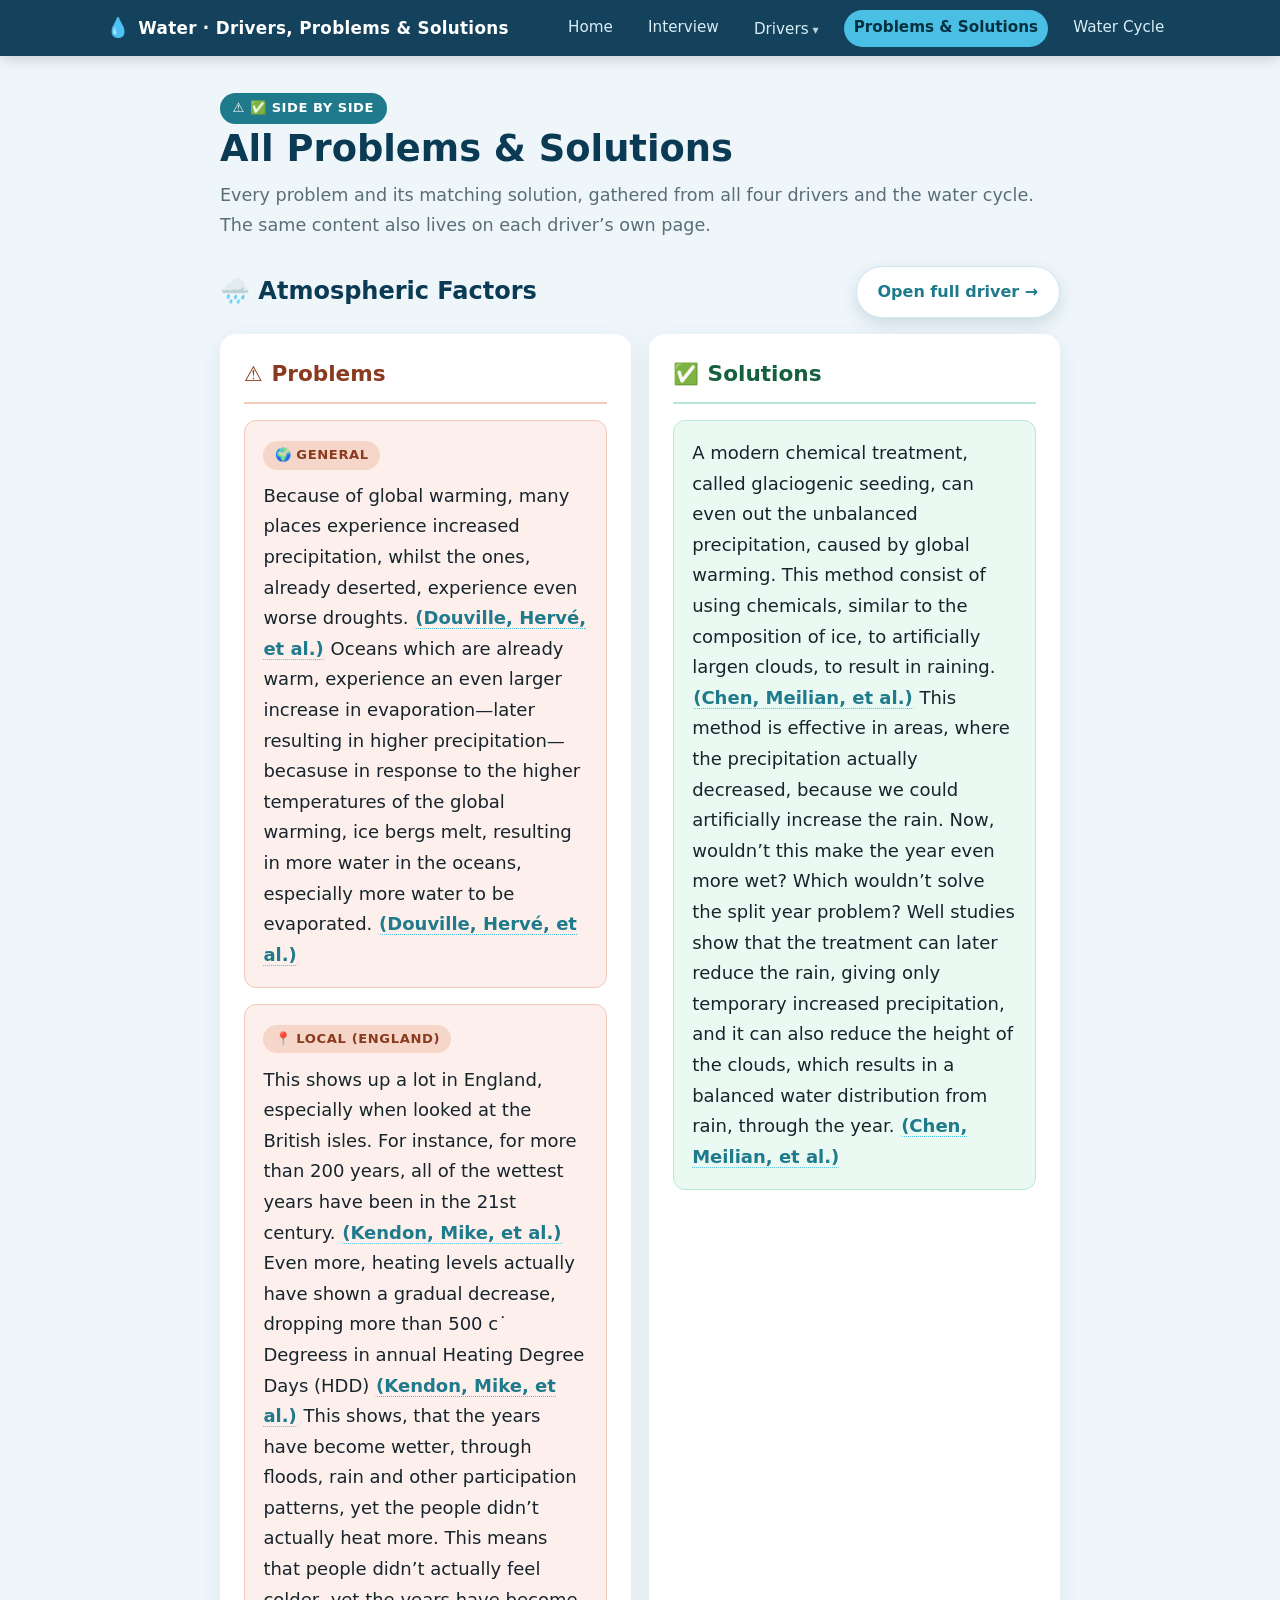
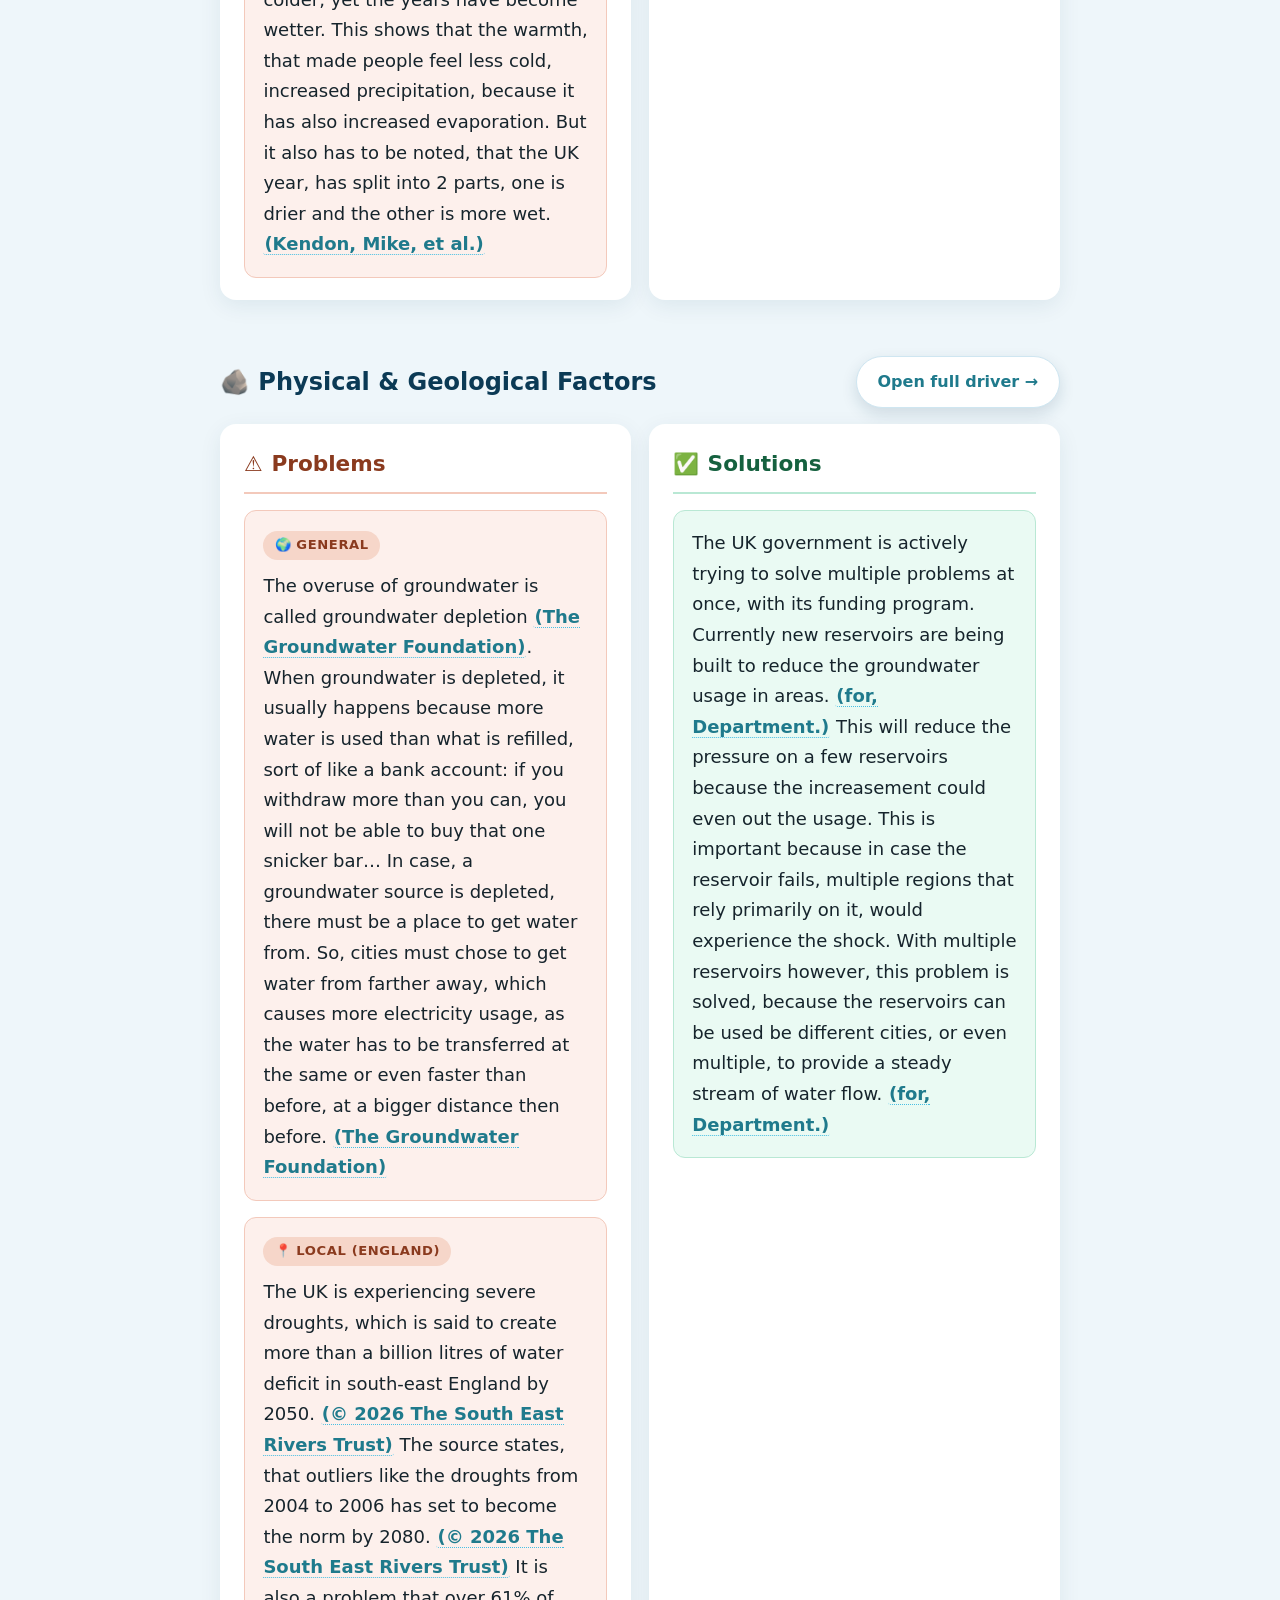
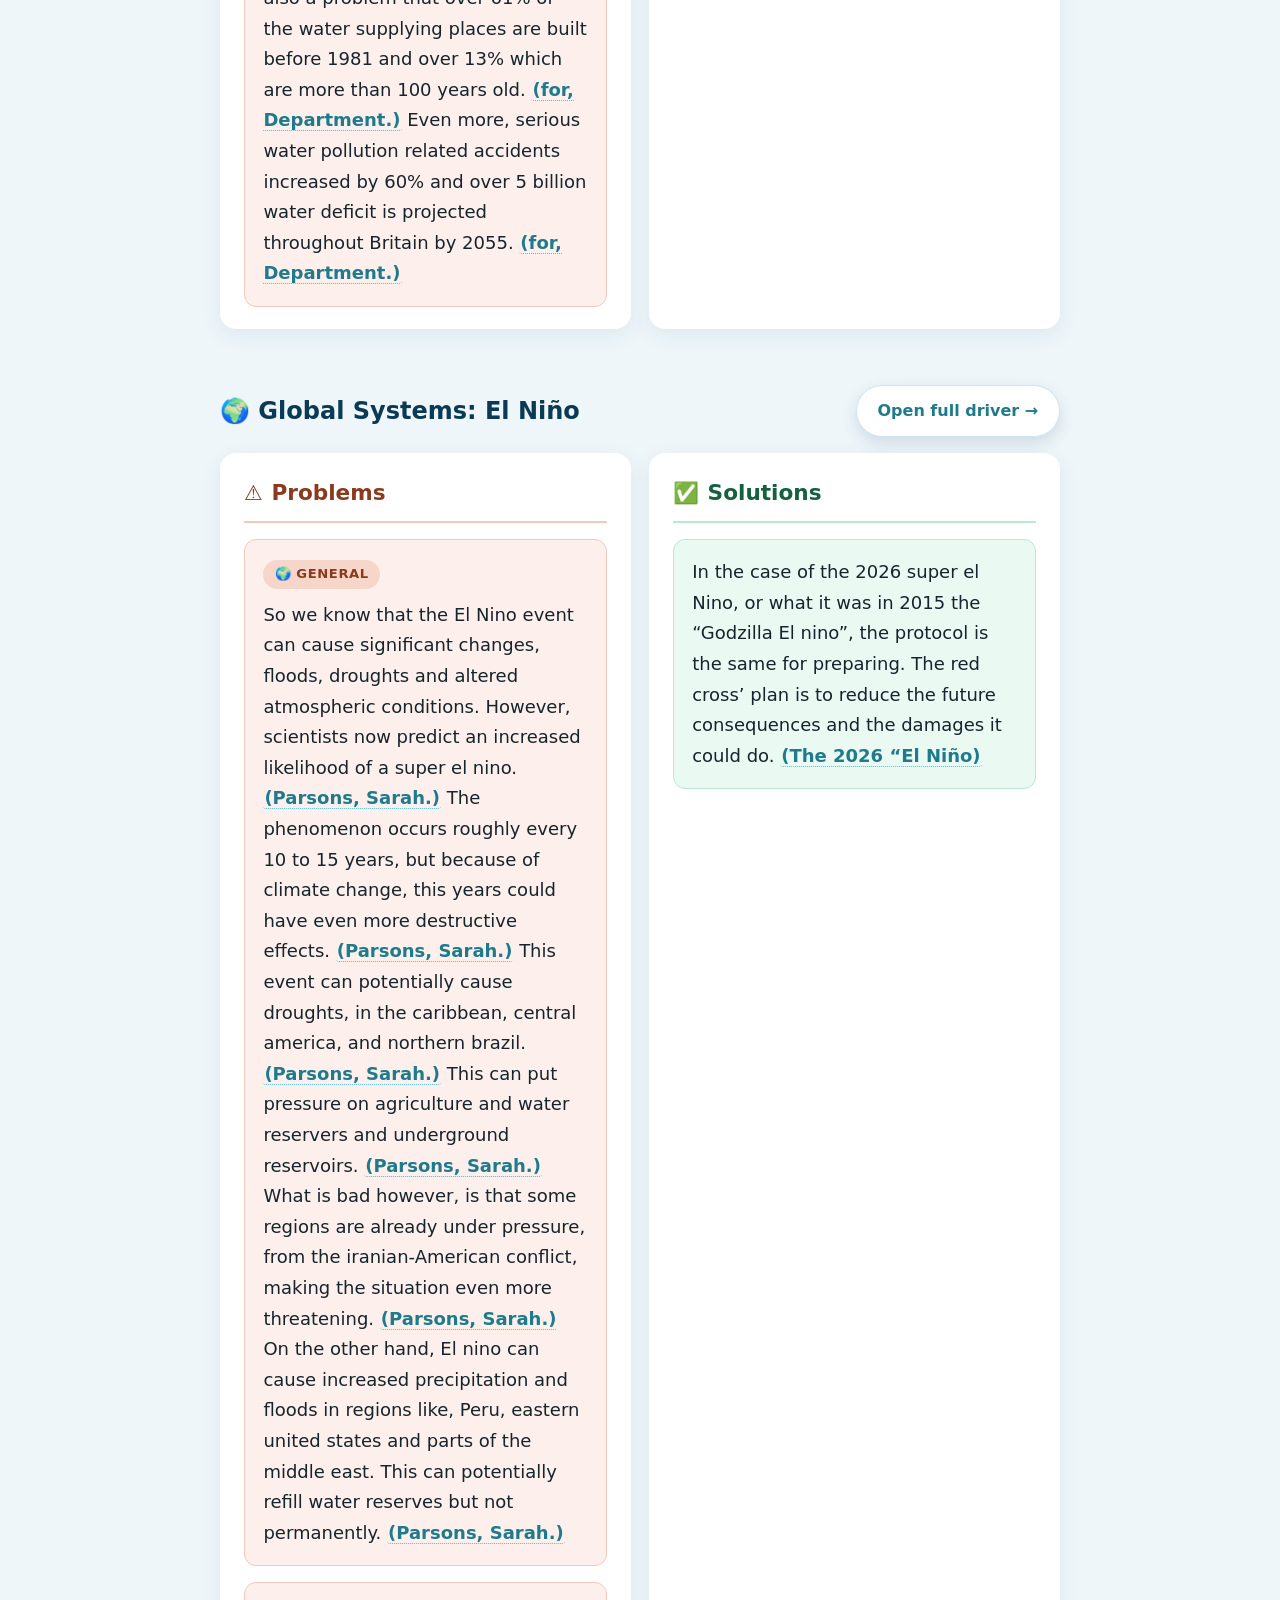
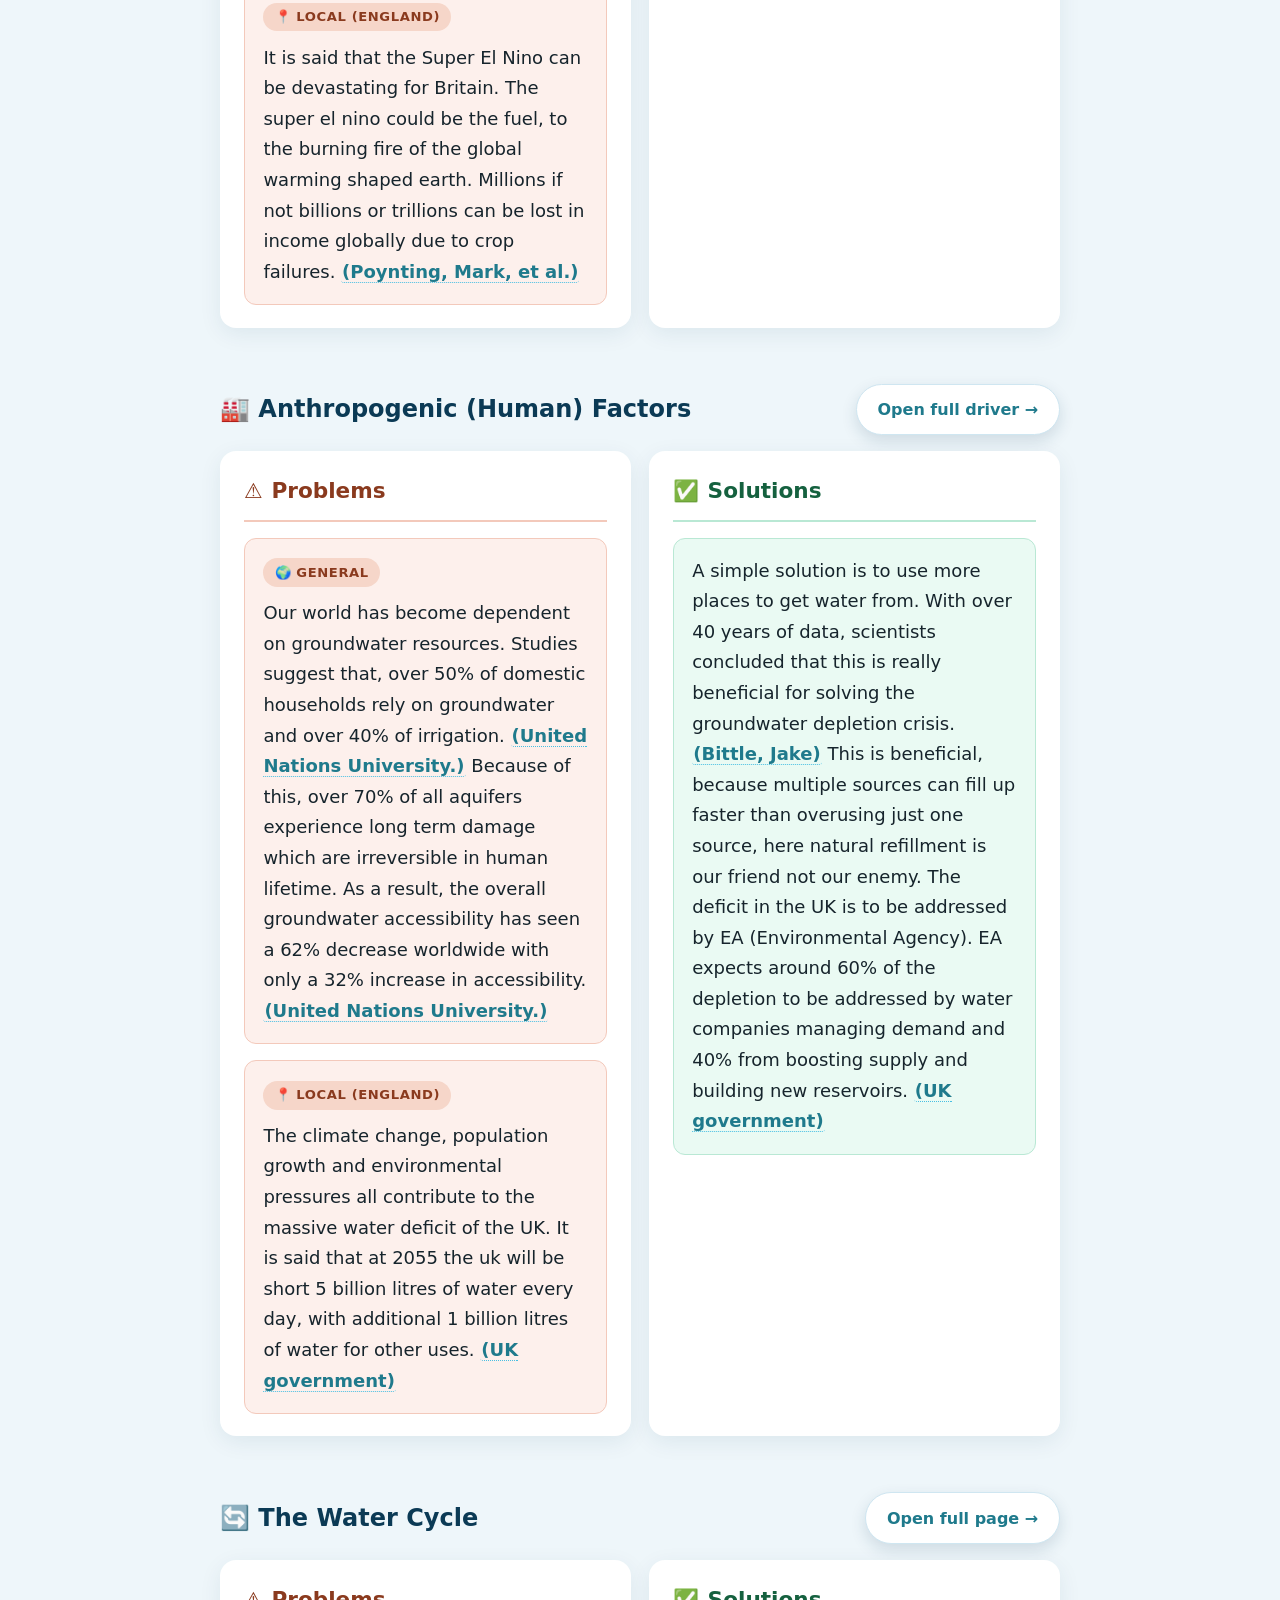
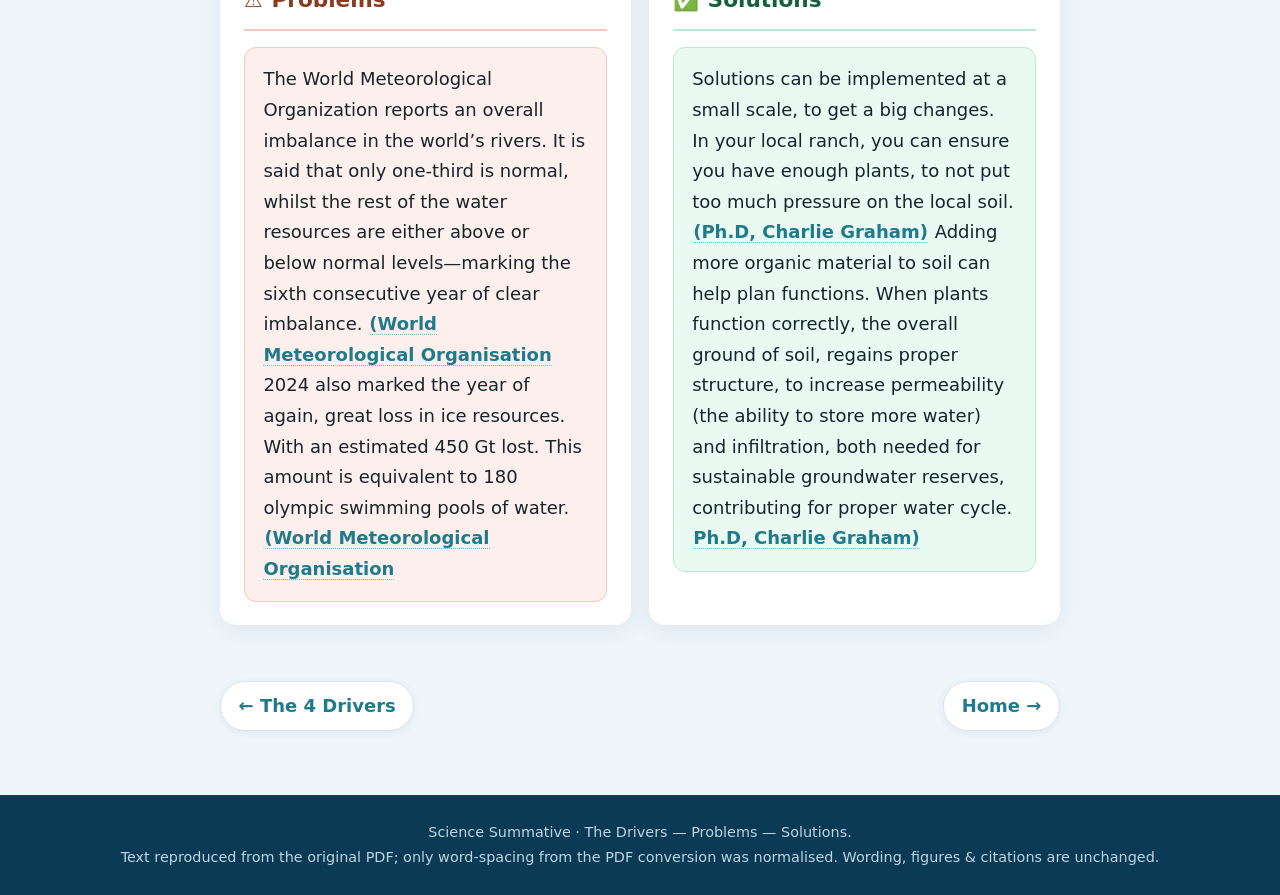
<file: problems-solutions.html>
<!DOCTYPE html>
<html lang="en">
<head>
<meta charset="utf-8"/>
<meta name="viewport" content="width=device-width, initial-scale=1"/>
<title>Problems &amp; Solutions — Science Summative</title>
<link rel="stylesheet" href="styles.css"/>
</head>
<body>

<nav class="nav">
  <div class="nav-inner">
    <a class="brand" href="index.html"><span class="drop">💧</span><span class="full">Water · Drivers, Problems &amp; Solutions</span></a>
    <a class="link" href="index.html">Home</a>
    <a class="link" href="interview.html">Interview</a>
    <div class="dropdown">
      <a class="link dd-toggle" href="drivers.html">Drivers</a>
      <div class="dropdown-menu">
        <a href="drivers.html">Overview</a>
        <a href="atmospheric.html">Atmospheric Factors</a>
        <a href="geological.html">Physical &amp; Geological</a>
        <a href="global-systems.html">Global Systems</a>
        <a href="anthropogenic.html">Human Factors</a>
      </div>
    </div>
    <a class="link active" href="problems-solutions.html">Problems &amp; Solutions</a>
    <a class="link" href="water-cycle.html">Water Cycle</a>
  </div>
</nav>

<main class="wrap">
  <div class="page-head">
    <span class="kicker">⚠️ ✅ Side by side</span>
    <h1>All Problems &amp; Solutions</h1>
    <p class="lead">Every problem and its matching solution, gathered from all four drivers and the water cycle. The same content also lives on each driver&rsquo;s own page.</p>
  </div>

  <!-- ============ ATMOSPHERIC ============ -->
  <div class="ps-group">
    <div class="ps-head">
      <h2>🌧️ Atmospheric Factors</h2>
      <a class="btn ghost" href="atmospheric.html">Open full driver →</a>
    </div>
    <div class="ps-cols">
      <section class="block problems">
        <h2><span class="ic">⚠️</span>Problems</h2>
        <div class="scope general">
          <span class="tag">🌍 General</span>
          <p>Because of global warming, many places experience increased precipitation, whilst the ones, already deserted, experience even worse droughts. <a class="ref" href="https://doi.org/10.1017/9781009157896.010" target="_blank" rel="noopener">(Douville, Hervé, et al.)</a> Oceans which are already warm, experience an even larger increase in evaporation—later resulting in higher precipitation—becasuse in response to the higher temperatures of the global warming, ice bergs melt, resulting in more water in the oceans, especially more water to be evaporated. <a class="ref" href="https://doi.org/10.1017/9781009157896.010" target="_blank" rel="noopener">(Douville, Hervé, et al.)</a></p>
        </div>
        <div class="scope local">
          <span class="tag">📍 Local (England)</span>
          <p>This shows up a lot in England, especially when looked at the British isles. For instance, for more than 200 years, all of the wettest years have been in the 21st century. <a class="ref" href="https://doi.org/10.1002/joc.8553" target="_blank" rel="noopener">(Kendon, Mike, et al.)</a> Even more, heating levels actually have shown a gradual decrease, dropping more than 500 c˙ Degreess in annual Heating Degree Days (HDD) <a class="ref" href="https://doi.org/10.1002/joc.8553" target="_blank" rel="noopener">(Kendon, Mike, et al.)</a> This shows, that the years have become wetter, through floods, rain and other participation patterns, yet the people didn&rsquo;t actually heat more. This means that people didn&rsquo;t actually feel colder, yet the years have become wetter. This shows that the warmth, that made people feel less cold, increased precipitation, because it has also increased evaporation. But it also has to be noted, that the UK year, has split into 2 parts, one is drier and the other is more wet. <a class="ref" href="https://doi.org/10.1002/joc.8553" target="_blank" rel="noopener">(Kendon, Mike, et al.)</a></p>
        </div>
      </section>
      <section class="block solutions">
        <h2><span class="ic">✅</span>Solutions</h2>
        <div class="body-pad">
          <p>A modern chemical treatment, called glaciogenic seeding, can even out the unbalanced precipitation, caused by global warming. This method consist of using chemicals, similar to the composition of ice, to artificially largen clouds, to result in raining. <a class="ref" href="https://doi.org/10.5194/acp-25-7581-2025" target="_blank" rel="noopener">(Chen, Meilian, et al.)</a> This method is effective in areas, where the precipitation actually decreased, because we could artificially increase the rain. Now, wouldn&rsquo;t this make the year even more wet? Which wouldn&rsquo;t solve the split year problem? Well studies show that the treatment can later reduce the rain, giving only temporary increased precipitation, and it can also reduce the height of the clouds, which results in a balanced water distribution from rain, through the year. <a class="ref" href="https://doi.org/10.5194/acp-25-7581-2025" target="_blank" rel="noopener">(Chen, Meilian, et al.)</a></p>
        </div>
      </section>
    </div>
  </div>

  <!-- ============ GEOLOGICAL ============ -->
  <div class="ps-group">
    <div class="ps-head">
      <h2>🪨 Physical &amp; Geological Factors</h2>
      <a class="btn ghost" href="geological.html">Open full driver →</a>
    </div>
    <div class="ps-cols">
      <section class="block problems">
        <h2><span class="ic">⚠️</span>Problems</h2>
        <div class="scope general">
          <span class="tag">🌍 General</span>
          <p>The overuse of groundwater is called groundwater depletion <a class="ref" href="https://groundwater.org/threats/overuse-depletion/" target="_blank" rel="noopener">(The Groundwater Foundation)</a>. When groundwater is depleted, it usually happens because more water is used than what is refilled, sort of like a bank account: if you withdraw more than you can, you will not be able to buy that one snicker bar… In case, a groundwater source is depleted, there must be a place to get water from. So, cities must chose to get water from farther away, which causes more electricity usage, as the water has to be transferred at the same or even faster than before, at a bigger distance then before. <a class="ref" href="https://groundwater.org/threats/overuse-depletion/" target="_blank" rel="noopener">(The Groundwater Foundation)</a></p>
        </div>
        <div class="scope local">
          <span class="tag">📍 Local (England)</span>
          <p>The UK is experiencing severe droughts, which is said to create more than a billion litres of water deficit in south-east England by 2050. <a class="ref" href="https://www.southeastriverstrust.org/water-water-everywhere-or-is-it/" target="_blank" rel="noopener">(© 2026 The South East Rivers Trust)</a> The source states, that outliers like the droughts from 2004 to 2006 has set to become the norm by 2080. <a class="ref" href="https://www.southeastriverstrust.org/water-water-everywhere-or-is-it/" target="_blank" rel="noopener">(© 2026 The South East Rivers Trust)</a> It is also a problem that over 61% of the water supplying places are built before 1981 and over 13% which are more than 100 years old. <a class="ref" href="https://www.gov.uk/government/publications/a-new-vision-for-water-white-paper/a-new-vision-for-water" target="_blank" rel="noopener">(for, Department.)</a> Even more, serious water pollution related accidents increased by 60% and over 5 billion water deficit is projected throughout Britain by 2055. <a class="ref" href="https://www.gov.uk/government/publications/a-new-vision-for-water-white-paper/a-new-vision-for-water" target="_blank" rel="noopener">(for, Department.)</a></p>
        </div>
      </section>
      <section class="block solutions">
        <h2><span class="ic">✅</span>Solutions</h2>
        <div class="body-pad">
          <p>The UK government is actively trying to solve multiple problems at once, with its funding program. Currently new reservoirs are being built to reduce the groundwater usage in areas. <a class="ref" href="https://www.gov.uk/government/publications/a-new-vision-for-water-white-paper/a-new-vision-for-water" target="_blank" rel="noopener">(for, Department.)</a> This will reduce the pressure on a few reservoirs because the increasement could even out the usage. This is important because in case the reservoir fails, multiple regions that rely primarily on it, would experience the shock. With multiple reservoirs however, this problem is solved, because the reservoirs can be used be different cities, or even multiple, to provide a steady stream of water flow. <a class="ref" href="https://www.gov.uk/government/publications/a-new-vision-for-water-white-paper/a-new-vision-for-water" target="_blank" rel="noopener">(for, Department.)</a></p>
        </div>
      </section>
    </div>
  </div>

  <!-- ============ GLOBAL SYSTEMS ============ -->
  <div class="ps-group">
    <div class="ps-head">
      <h2>🌍 Global Systems: El Niño</h2>
      <a class="btn ghost" href="global-systems.html">Open full driver →</a>
    </div>
    <div class="ps-cols">
      <section class="block problems">
        <h2><span class="ic">⚠️</span>Problems</h2>
        <div class="scope general">
          <span class="tag">🌍 General</span>
          <p>So we know that the El Nino event can cause significant changes, floods, droughts and altered atmospheric conditions. However, scientists now predict an increased likelihood of a super el nino. <a class="ref" href="https://www.wri.org/insights/super-el-nino-impacts-explained" target="_blank" rel="noopener">(Parsons, Sarah.)</a> The phenomenon occurs roughly every 10 to 15 years, but because of climate change, this years could have even more destructive effects. <a class="ref" href="https://www.wri.org/insights/super-el-nino-impacts-explained" target="_blank" rel="noopener">(Parsons, Sarah.)</a> This event can potentially cause droughts, in the caribbean, central america, and northern brazil. <a class="ref" href="https://www.wri.org/insights/super-el-nino-impacts-explained" target="_blank" rel="noopener">(Parsons, Sarah.)</a> This can put pressure on agriculture and water reservers and underground reservoirs. <a class="ref" href="https://www.wri.org/insights/super-el-nino-impacts-explained" target="_blank" rel="noopener">(Parsons, Sarah.)</a> What is bad however, is that some regions are already under pressure, from the iranian-American conflict, making the situation even more threatening. <a class="ref" href="https://www.wri.org/insights/super-el-nino-impacts-explained" target="_blank" rel="noopener">(Parsons, Sarah.)</a> On the other hand, El nino can cause increased precipitation and floods in regions like, Peru, eastern united states and parts of the middle east. This can potentially refill water reserves but not permanently. <a class="ref" href="https://www.wri.org/insights/super-el-nino-impacts-explained" target="_blank" rel="noopener">(Parsons, Sarah.)</a></p>
        </div>
        <div class="scope local">
          <span class="tag">📍 Local (England)</span>
          <p>It is said that the Super El Nino can be devastating for Britain. The super el nino could be the fuel, to the burning fire of the global warming shaped earth. Millions if not billions or trillions can be lost in income globally due to crop failures. <a class="ref" href="https://www.bbc.co.uk/news/resources/idt-54f4e985-a7fb-48b2-8246-f3be0d699402" target="_blank" rel="noopener">(Poynting, Mark, et al.)</a></p>
        </div>
      </section>
      <section class="block solutions">
        <h2><span class="ic">✅</span>Solutions</h2>
        <div class="body-pad">
          <p>In the case of the 2026 super el Nino, or what it was in 2015 the &ldquo;Godzilla El nino&rdquo;, the protocol is the same for preparing. The red cross&rsquo; plan is to reduce the future consequences and the damages it could do. <a class="ref" href="https://www.ifrc.org/article/2026-el-nino-how-are-we-preparing-its-impact-latin-america-and-caribbean" target="_blank" rel="noopener">(The 2026 &ldquo;El Niño)</a></p>
        </div>
      </section>
    </div>
  </div>

  <!-- ============ ANTHROPOGENIC ============ -->
  <div class="ps-group">
    <div class="ps-head">
      <h2>🏭 Anthropogenic (Human) Factors</h2>
      <a class="btn ghost" href="anthropogenic.html">Open full driver →</a>
    </div>
    <div class="ps-cols">
      <section class="block problems">
        <h2><span class="ic">⚠️</span>Problems</h2>
        <div class="scope general">
          <span class="tag">🌍 General</span>
          <p>Our world has become dependent on groundwater resources. Studies suggest that, over 50% of domestic households rely on groundwater and over 40% of irrigation. <a class="ref" href="https://unu.edu/inweh/news/world-enters-era-of-global-water-bankruptcy" target="_blank" rel="noopener">(United Nations University.)</a> Because of this, over 70% of all aquifers experience long term damage which are irreversible in human lifetime. As a result, the overall groundwater accessibility has seen a 62% decrease worldwide with only a 32% increase in accessibility. <a class="ref" href="https://unu.edu/inweh/news/world-enters-era-of-global-water-bankruptcy" target="_blank" rel="noopener">(United Nations University.)</a></p>
        </div>
        <div class="scope local">
          <span class="tag">📍 Local (England)</span>
          <p>The climate change, population growth and environmental pressures all contribute to the massive water deficit of the UK. It is said that at 2055 the uk will be short 5 billion litres of water every day, with additional 1 billion litres of water for other uses. <a class="ref" href="https://www.gov.uk/government/news/england-faces-5-billion-litre-public-water-shortage-by-2055-without-urgent-action" target="_blank" rel="noopener">(UK government)</a></p>
        </div>
      </section>
      <section class="block solutions">
        <h2><span class="ic">✅</span>Solutions</h2>
        <div class="body-pad">
          <p>A simple solution is to use more places to get water from. With over 40 years of data, scientists concluded that this is really beneficial for solving the groundwater depletion crisis. <a class="ref" href="https://grist.org/solutions/groundwater-aquifers-drought-shortage/" target="_blank" rel="noopener">(Bittle, Jake)</a> This is beneficial, because multiple sources can fill up faster than overusing just one source, here natural refillment is our friend not our enemy. The deficit in the UK is to be addressed by EA (Environmental Agency). EA expects around 60% of the depletion to be addressed by water companies managing demand and 40% from boosting supply and building new reservoirs. <a class="ref" href="https://www.gov.uk/government/news/england-faces-5-billion-litre-public-water-shortage-by-2055-without-urgent-action" target="_blank" rel="noopener">(UK government)</a></p>
        </div>
      </section>
    </div>
  </div>

  <!-- ============ WATER CYCLE ============ -->
  <div class="ps-group">
    <div class="ps-head">
      <h2>🔄 The Water Cycle</h2>
      <a class="btn ghost" href="water-cycle.html">Open full page →</a>
    </div>
    <div class="ps-cols">
      <section class="block problems">
        <h2><span class="ic">⚠️</span>Problems</h2>
        <div class="scope general" style="background:var(--prob-bg);border-color:var(--prob-bd)">
          <p>The World Meteorological Organization reports an overall imbalance in the world&rsquo;s rivers. It is said that only one-third is normal, whilst the rest of the water resources are either above or below normal levels—marking the sixth consecutive year of clear imbalance. <a class="ref" href="https://wmo.int/news/media-centre/from-drought-deluge-wmo-report-highlights-increasingly-erratic-water-cycle" target="_blank" rel="noopener">(World Meteorological Organisation</a> 2024 also marked the year of again, great loss in ice resources. With an estimated 450 Gt lost. This amount is equivalent to 180 olympic swimming pools of water. <a class="ref" href="https://wmo.int/news/media-centre/from-drought-deluge-wmo-report-highlights-increasingly-erratic-water-cycle" target="_blank" rel="noopener">(World Meteorological Organisation</a></p>
        </div>
      </section>
      <section class="block solutions">
        <h2><span class="ic">✅</span>Solutions</h2>
        <div class="body-pad">
          <p>Solutions can be implemented at a small scale, to get a big changes. In your local ranch, you can ensure you have enough plants, to not put too much pressure on the local soil. <a class="ref" href="https://www.noble.org/regenerative-agriculture/how-can-i-tell-if-the-water-cycle-is-broken-and-what-can-i-do-to-fix-it/" target="_blank" rel="noopener">(Ph.D, Charlie Graham)</a> Adding more organic material to soil can help plan functions. When plants function correctly, the overall ground of soil, regains proper structure, to increase permeability (the ability to store more water) and infiltration, both needed for sustainable groundwater reserves, contributing for proper water cycle. <a class="ref" href="https://www.noble.org/regenerative-agriculture/how-can-i-tell-if-the-water-cycle-is-broken-and-what-can-i-do-to-fix-it/" target="_blank" rel="noopener">Ph.D, Charlie Graham)</a></p>
        </div>
      </section>
    </div>
  </div>

  <nav class="pager">
    <a href="drivers.html">← The 4 Drivers</a>
    <a href="index.html">Home →</a>
  </nav>
</main>

<footer class="footer">
  <p>Science Summative · The Drivers — Problems — Solutions.<br/>
  Text reproduced from the original PDF; only word-spacing from the PDF conversion was normalised. Wording, figures &amp; citations are unchanged.</p>
</footer>

</body>
</html>
</file>
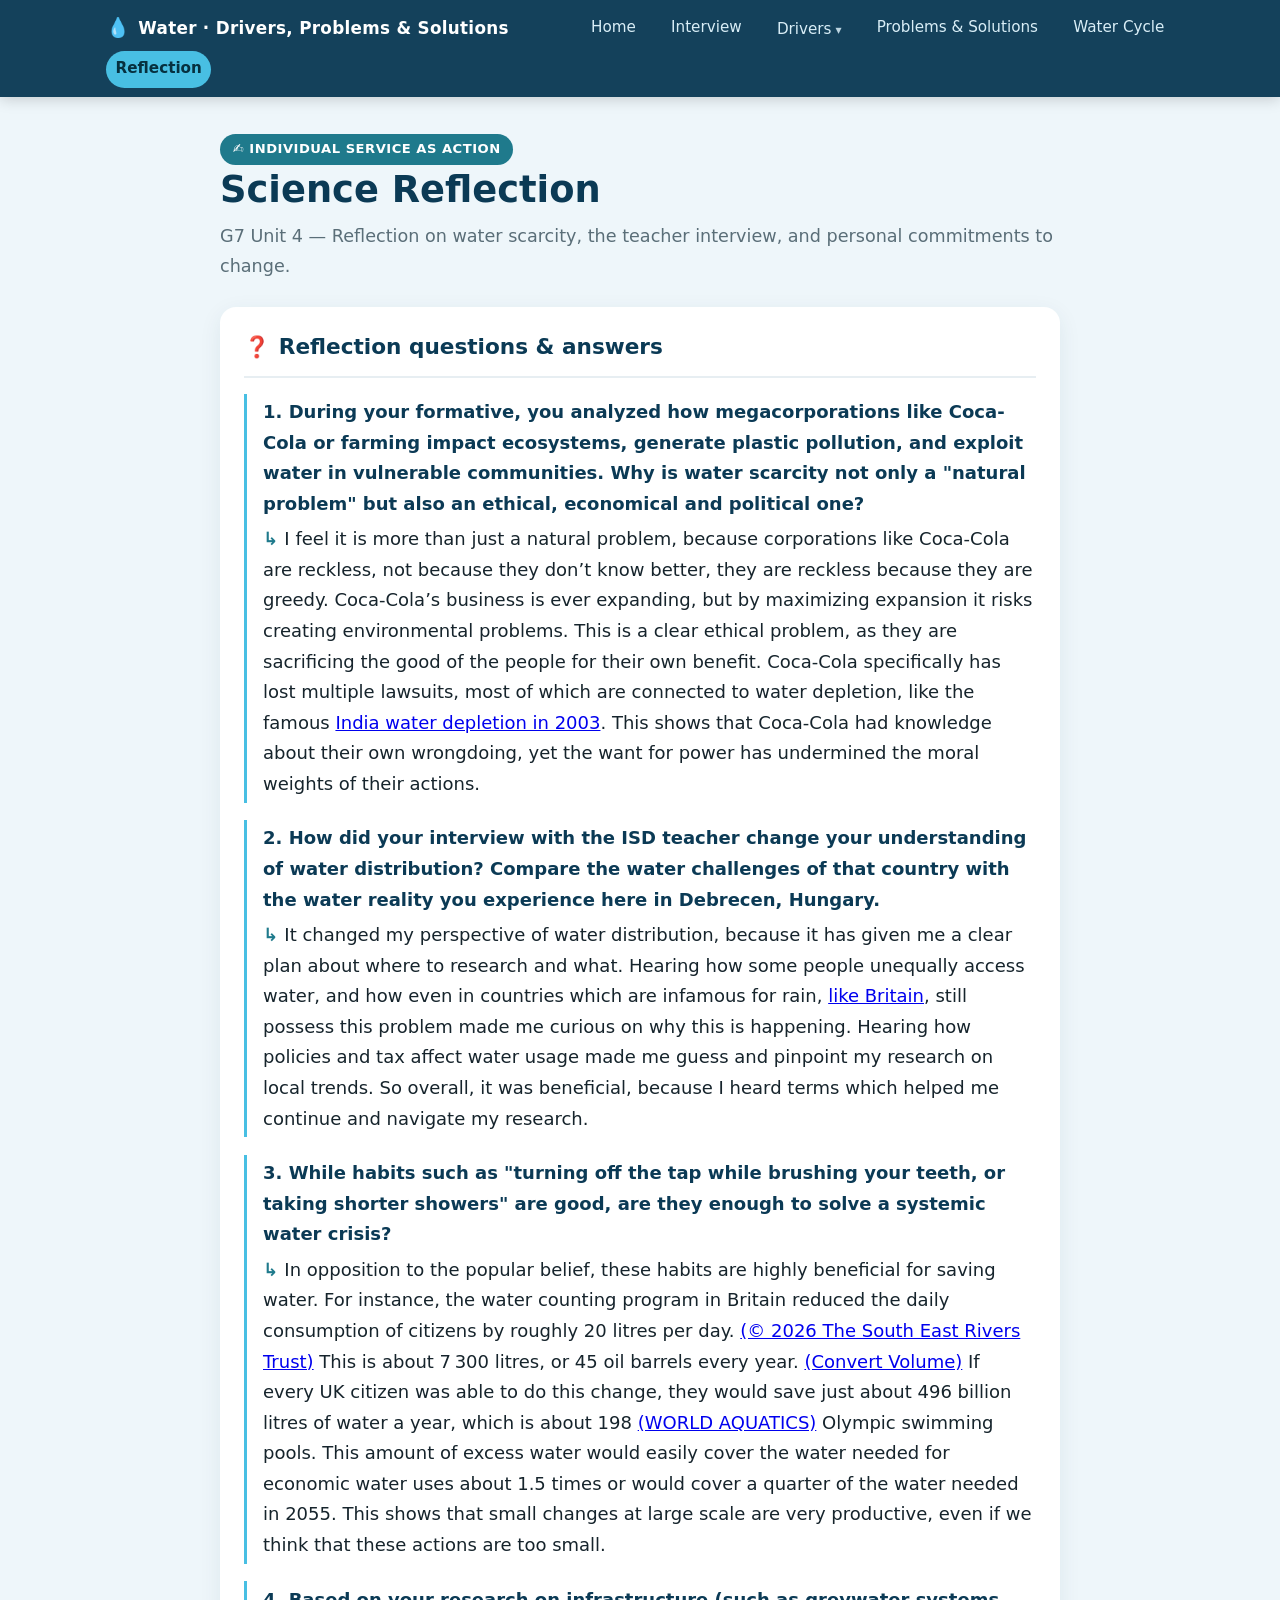
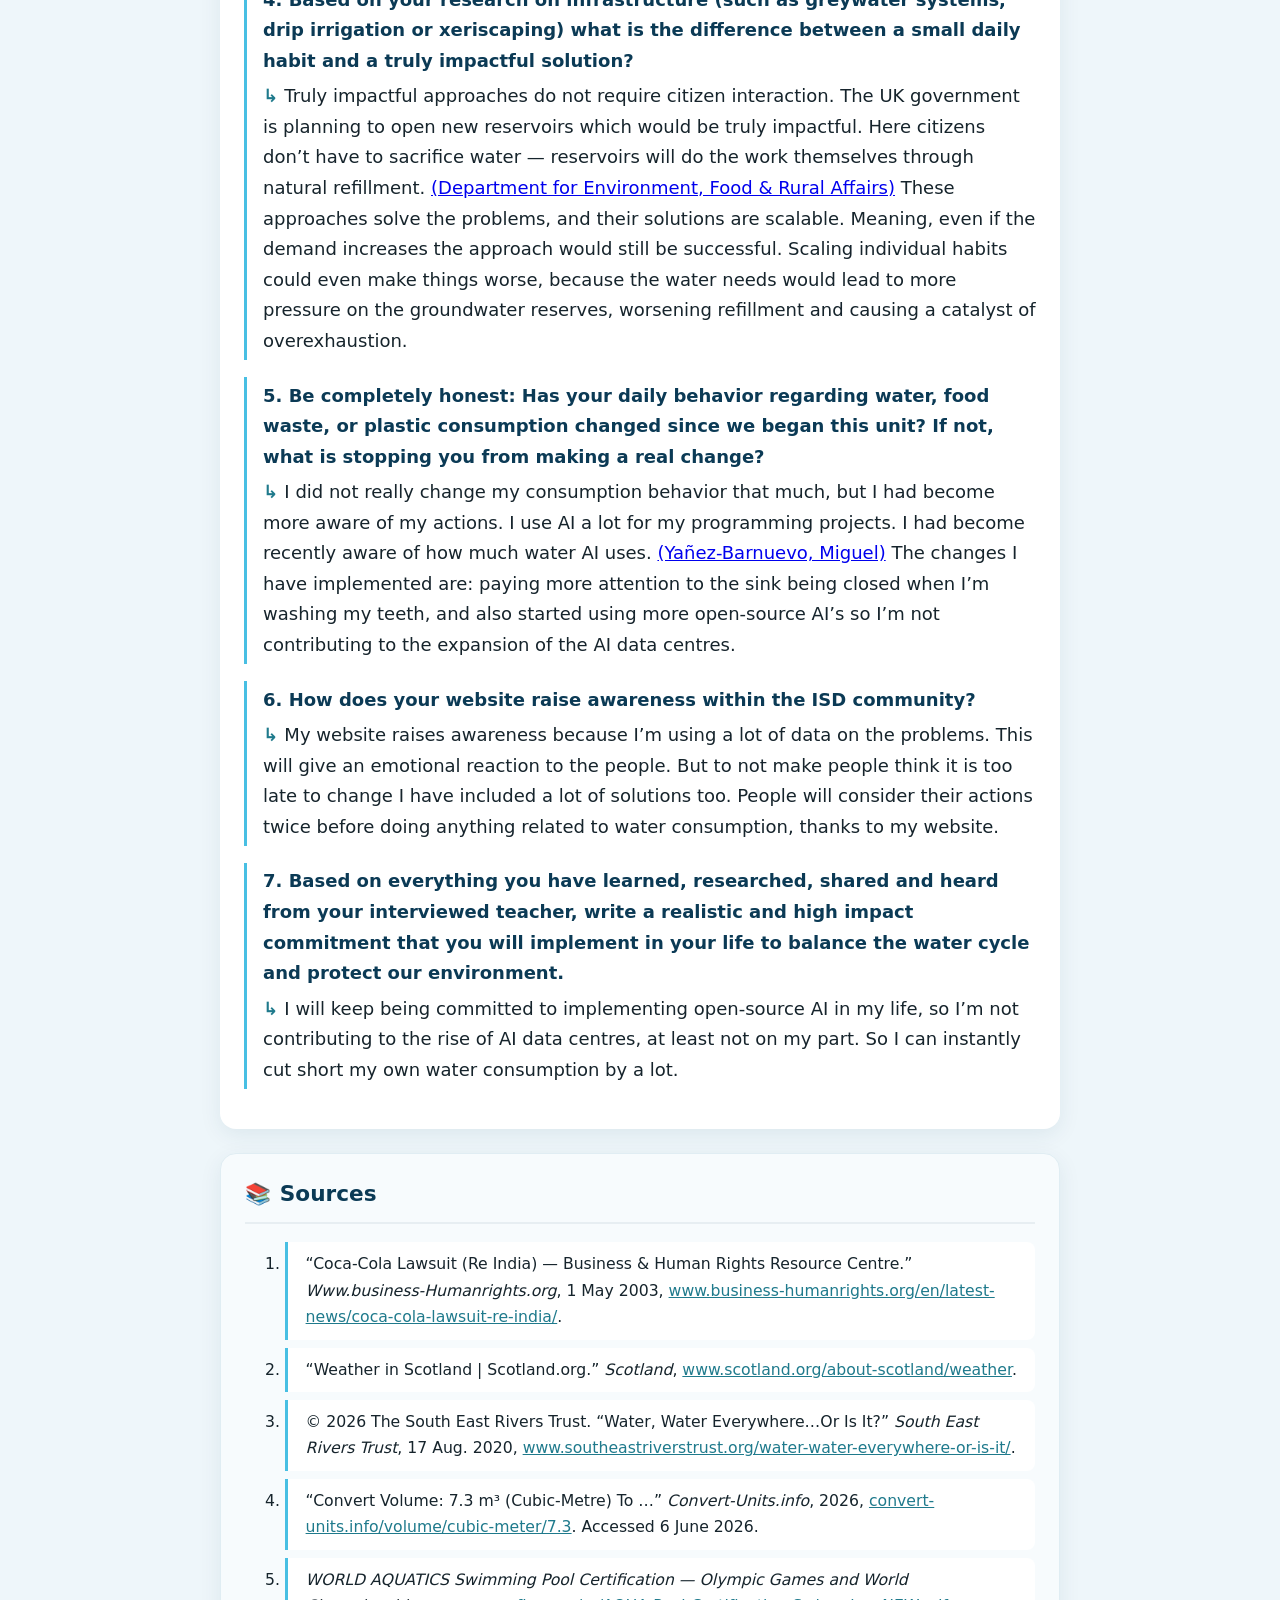
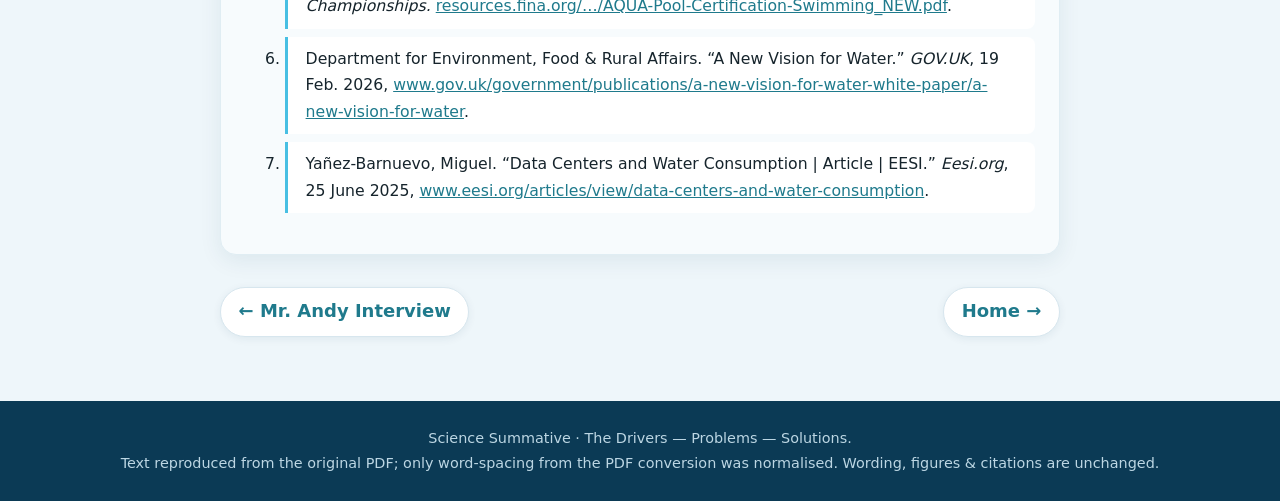
<file: reflection.html>
<!DOCTYPE html>
<html lang="en">
<head>
<meta charset="utf-8"/>
<meta name="viewport" content="width=device-width, initial-scale=1"/>
<title>Science Reflection — Science Summative</title>
<link rel="stylesheet" href="styles.css"/>
</head>
<body>

<nav class="nav">
  <div class="nav-inner">
    <a class="brand" href="index.html"><span class="drop">💧</span><span class="full">Water · Drivers, Problems &amp; Solutions</span></a>
    <a class="link" href="index.html">Home</a>
    <a class="link" href="interview.html">Interview</a>
    <div class="dropdown">
      <a class="link dd-toggle" href="drivers.html">Drivers</a>
      <div class="dropdown-menu">
        <a href="drivers.html">Overview</a>
        <a href="atmospheric.html">Atmospheric Factors</a>
        <a href="geological.html">Physical &amp; Geological</a>
        <a href="global-systems.html">Global Systems</a>
        <a href="anthropogenic.html">Human Factors</a>
      </div>
    </div>
    <a class="link" href="problems-solutions.html">Problems &amp; Solutions</a>
    <a class="link" href="water-cycle.html">Water Cycle</a>
    <a class="link active" href="reflection.html">Reflection</a>
  </div>
</nav>

<main class="wrap">
  <div class="page-head">
    <span class="kicker">✍️ Individual Service as Action</span>
    <h1>Science Reflection</h1>
    <p class="lead">G7 Unit 4 — Reflection on water scarcity, the teacher interview, and personal commitments to change.</p>
  </div>

  <section class="block">
    <h2><span class="ic">❓</span>Reflection questions &amp; answers</h2>
    <div class="qa">

      <div class="item">
        <p class="q">1. During your formative, you analyzed how megacorporations like Coca-Cola or farming impact ecosystems, generate plastic pollution, and exploit water in vulnerable communities. Why is water scarcity not only a "natural problem" but also an ethical, economical and political one?</p>
        <p class="a">I feel it is more than just a natural problem, because corporations like Coca-Cola are reckless, not because they don&rsquo;t know better, they are reckless because they are greedy. Coca-Cola&rsquo;s business is ever expanding, but by maximizing expansion it risks creating environmental problems. This is a clear ethical problem, as they are sacrificing the good of the people for their own benefit. Coca-Cola specifically has lost multiple lawsuits, most of which are connected to water depletion, like the famous <a href="http://www.business-humanrights.org/en/latest-news/coca-cola-lawsuit-re-india/">India water depletion in 2003</a>. This shows that Coca-Cola had knowledge about their own wrongdoing, yet the want for power has undermined the moral weights of their actions.</p>
      </div>

      <div class="item">
        <p class="q">2. How did your interview with the ISD teacher change your understanding of water distribution? Compare the water challenges of that country with the water reality you experience here in Debrecen, Hungary.</p>
        <p class="a">It changed my perspective of water distribution, because it has given me a clear plan about where to research and what. Hearing how some people unequally access water, and how even in countries which are infamous for rain, <a href="http://www.scotland.org/about-scotland/weather">like Britain</a>, still possess this problem made me curious on why this is happening. Hearing how policies and tax affect water usage made me guess and pinpoint my research on local trends. So overall, it was beneficial, because I heard terms which helped me continue and navigate my research.</p>
      </div>

      <div class="item">
        <p class="q">3. While habits such as "turning off the tap while brushing your teeth, or taking shorter showers" are good, are they enough to solve a systemic water crisis?</p>
        <p class="a">In opposition to the popular belief, these habits are highly beneficial for saving water. For instance, the water counting program in Britain reduced the daily consumption of citizens by roughly 20 litres per day. <a href="http://www.southeastriverstrust.org/water-water-everywhere-or-is-it/">(© 2026 The South East Rivers Trust)</a> This is about 7&thinsp;300 litres, or 45 oil barrels every year. <a href="http://convert-units.info/volume/cubic-meter/7.3">(Convert Volume)</a> If every UK citizen was able to do this change, they would save just about 496 billion litres of water a year, which is about 198 <a href="https://resources.fina.org/fina/document/2024/06/28/0bf21e04-140a-47aa-810f-ba6ee648ff9c/AQUA-Pool-Certification-Swimming_NEW.pdf">(WORLD AQUATICS)</a> Olympic swimming pools. This amount of excess water would easily cover the water needed for economic water uses about 1.5 times or would cover a quarter of the water needed in 2055. This shows that small changes at large scale are very productive, even if we think that these actions are too small.</p>
      </div>

      <div class="item">
        <p class="q">4. Based on your research on infrastructure (such as greywater systems, drip irrigation or xeriscaping) what is the difference between a small daily habit and a truly impactful solution?</p>
        <p class="a">Truly impactful approaches do not require citizen interaction. The UK government is planning to open new reservoirs which would be truly impactful. Here citizens don&rsquo;t have to sacrifice water — reservoirs will do the work themselves through natural refillment. <a href="http://www.gov.uk/government/publications/a-new-vision-for-water-white-paper/a-new-vision-for-water">(Department for Environment, Food &amp; Rural Affairs)</a> These approaches solve the problems, and their solutions are scalable. Meaning, even if the demand increases the approach would still be successful. Scaling individual habits could even make things worse, because the water needs would lead to more pressure on the groundwater reserves, worsening refillment and causing a catalyst of overexhaustion.</p>
      </div>

      <div class="item">
        <p class="q">5. Be completely honest: Has your daily behavior regarding water, food waste, or plastic consumption changed since we began this unit? If not, what is stopping you from making a real change?</p>
        <p class="a">I did not really change my consumption behavior that much, but I had become more aware of my actions. I use AI a lot for my programming projects. I had become recently aware of how much water AI uses. <a href="http://www.eesi.org/articles/view/data-centers-and-water-consumption">(Yañez-Barnuevo, Miguel)</a> The changes I have implemented are: paying more attention to the sink being closed when I&rsquo;m washing my teeth, and also started using more open-source AI&rsquo;s so I&rsquo;m not contributing to the expansion of the AI data centres.</p>
      </div>

      <div class="item">
        <p class="q">6. How does your website raise awareness within the ISD community?</p>
        <p class="a">My website raises awareness because I&rsquo;m using a lot of data on the problems. This will give an emotional reaction to the people. But to not make people think it is too late to change I have included a lot of solutions too. People will consider their actions twice before doing anything related to water consumption, thanks to my website.</p>
      </div>

      <div class="item">
        <p class="q">7. Based on everything you have learned, researched, shared and heard from your interviewed teacher, write a realistic and high impact commitment that you will implement in your life to balance the water cycle and protect our environment.</p>
        <p class="a">I will keep being committed to implementing open-source AI in my life, so I&rsquo;m not contributing to the rise of AI data centres, at least not on my part. So I can instantly cut short my own water consumption by a lot.</p>
      </div>

    </div>
  </section>

  <section class="block sources">
    <h2><span class="ic">📚</span>Sources</h2>
    <ol>
      <li class="cite">&ldquo;Coca-Cola Lawsuit (Re India) — Business &amp; Human Rights Resource Centre.&rdquo; <em>Www.business-Humanrights.org</em>, 1 May 2003, <a href="http://www.business-humanrights.org/en/latest-news/coca-cola-lawsuit-re-india/">www.business-humanrights.org/en/latest-news/coca-cola-lawsuit-re-india/</a>.</li>
      <li class="cite">&ldquo;Weather in Scotland | Scotland.org.&rdquo; <em>Scotland</em>, <a href="http://www.scotland.org/about-scotland/weather">www.scotland.org/about-scotland/weather</a>.</li>
      <li class="cite">© 2026 The South East Rivers Trust. &ldquo;Water, Water Everywhere&hellip;Or Is It?&rdquo; <em>South East Rivers Trust</em>, 17 Aug. 2020, <a href="http://www.southeastriverstrust.org/water-water-everywhere-or-is-it/">www.southeastriverstrust.org/water-water-everywhere-or-is-it/</a>.</li>
      <li class="cite">&ldquo;Convert Volume: 7.3 m³ (Cubic-Metre) To &hellip;&rdquo; <em>Convert-Units.info</em>, 2026, <a href="http://convert-units.info/volume/cubic-meter/7.3">convert-units.info/volume/cubic-meter/7.3</a>. Accessed 6 June 2026.</li>
      <li class="cite"><em>WORLD AQUATICS Swimming Pool Certification — Olympic Games and World Championships.</em> <a href="https://resources.fina.org/fina/document/2024/06/28/0bf21e04-140a-47aa-810f-ba6ee648ff9c/AQUA-Pool-Certification-Swimming_NEW.pdf">resources.fina.org/…/AQUA-Pool-Certification-Swimming_NEW.pdf</a>.</li>
      <li class="cite">Department for Environment, Food &amp; Rural Affairs. &ldquo;A New Vision for Water.&rdquo; <em>GOV.UK</em>, 19 Feb. 2026, <a href="http://www.gov.uk/government/publications/a-new-vision-for-water-white-paper/a-new-vision-for-water">www.gov.uk/government/publications/a-new-vision-for-water-white-paper/a-new-vision-for-water</a>.</li>
      <li class="cite">Yañez-Barnuevo, Miguel. &ldquo;Data Centers and Water Consumption | Article | EESI.&rdquo; <em>Eesi.org</em>, 25 June 2025, <a href="http://www.eesi.org/articles/view/data-centers-and-water-consumption">www.eesi.org/articles/view/data-centers-and-water-consumption</a>.</li>
    </ol>
  </section>

  <nav class="pager">
    <a href="interview.html">← Mr. Andy Interview</a>
    <a href="index.html">Home →</a>
  </nav>
</main>

<footer class="footer">
  <p>Science Summative · The Drivers — Problems — Solutions.<br/>
  Text reproduced from the original PDF; only word-spacing from the PDF conversion was normalised. Wording, figures &amp; citations are unchanged.</p>
</footer>

</body>
</html>
</file>
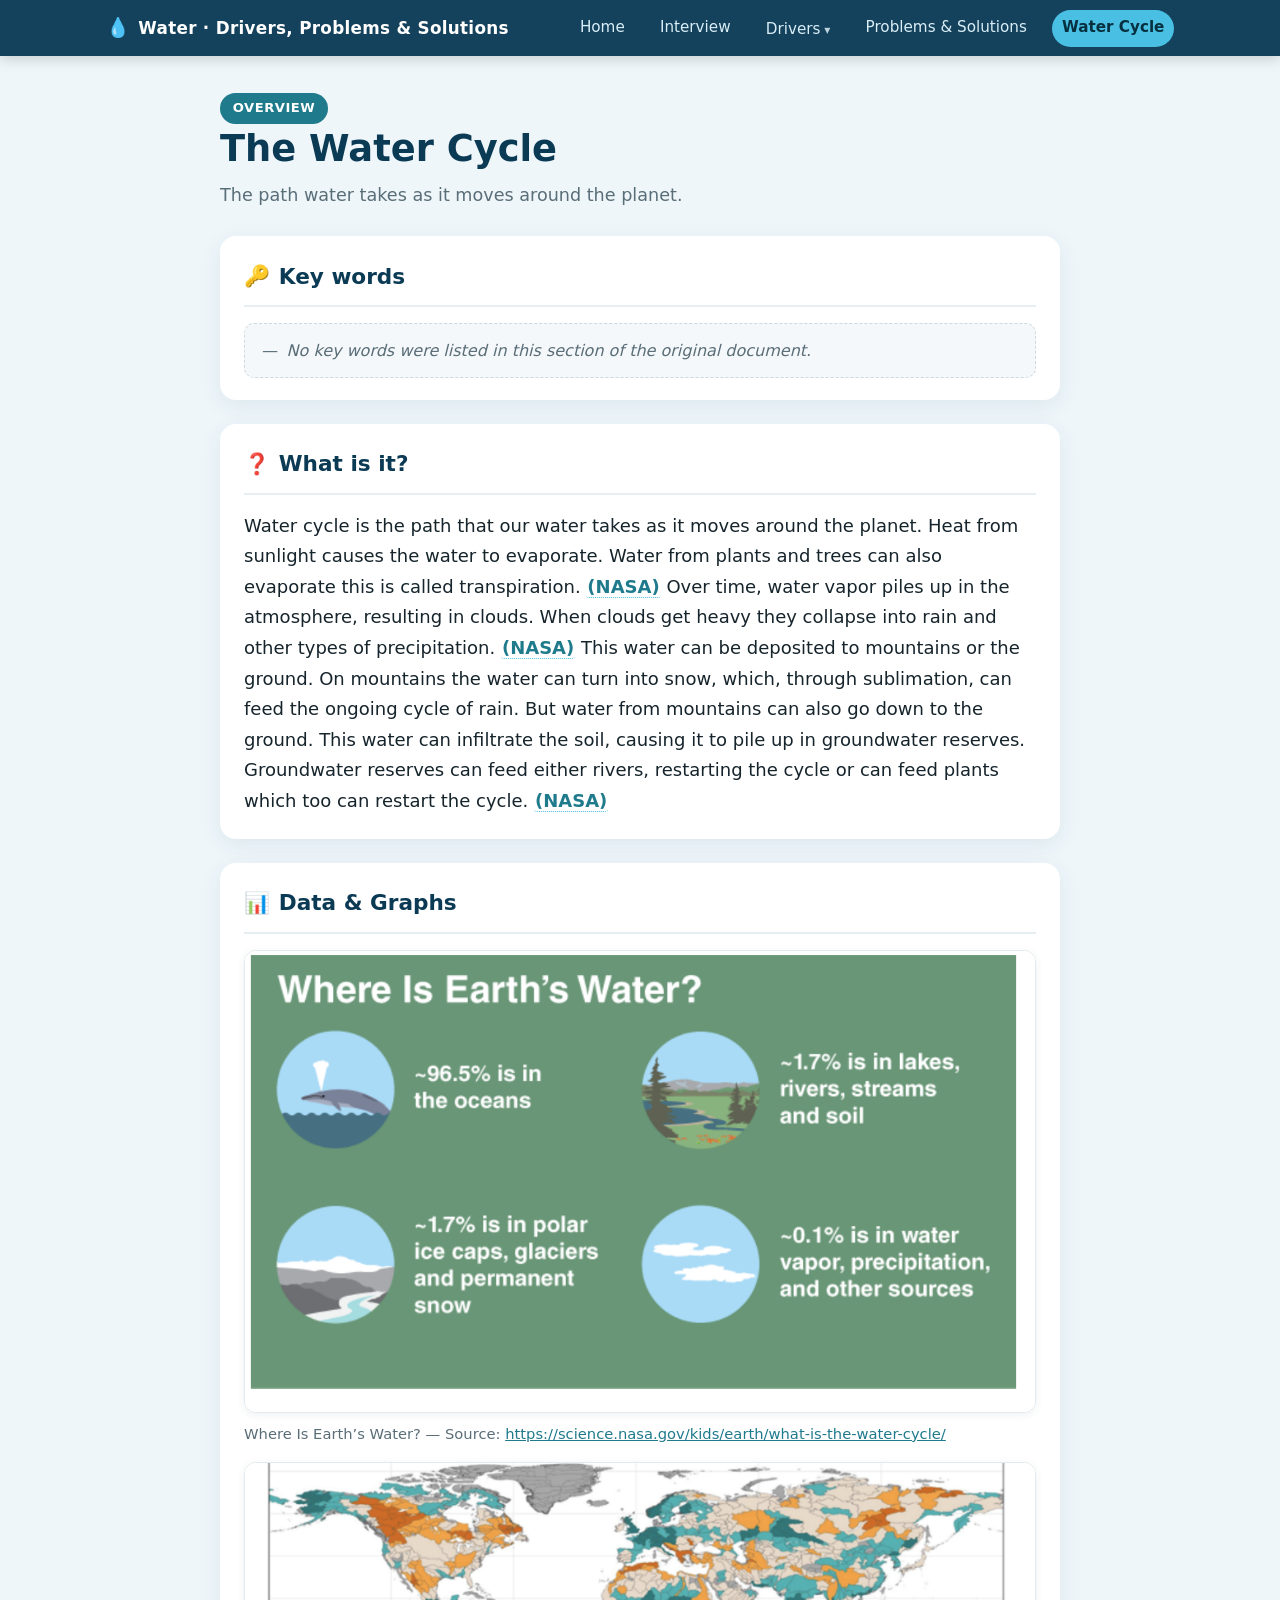
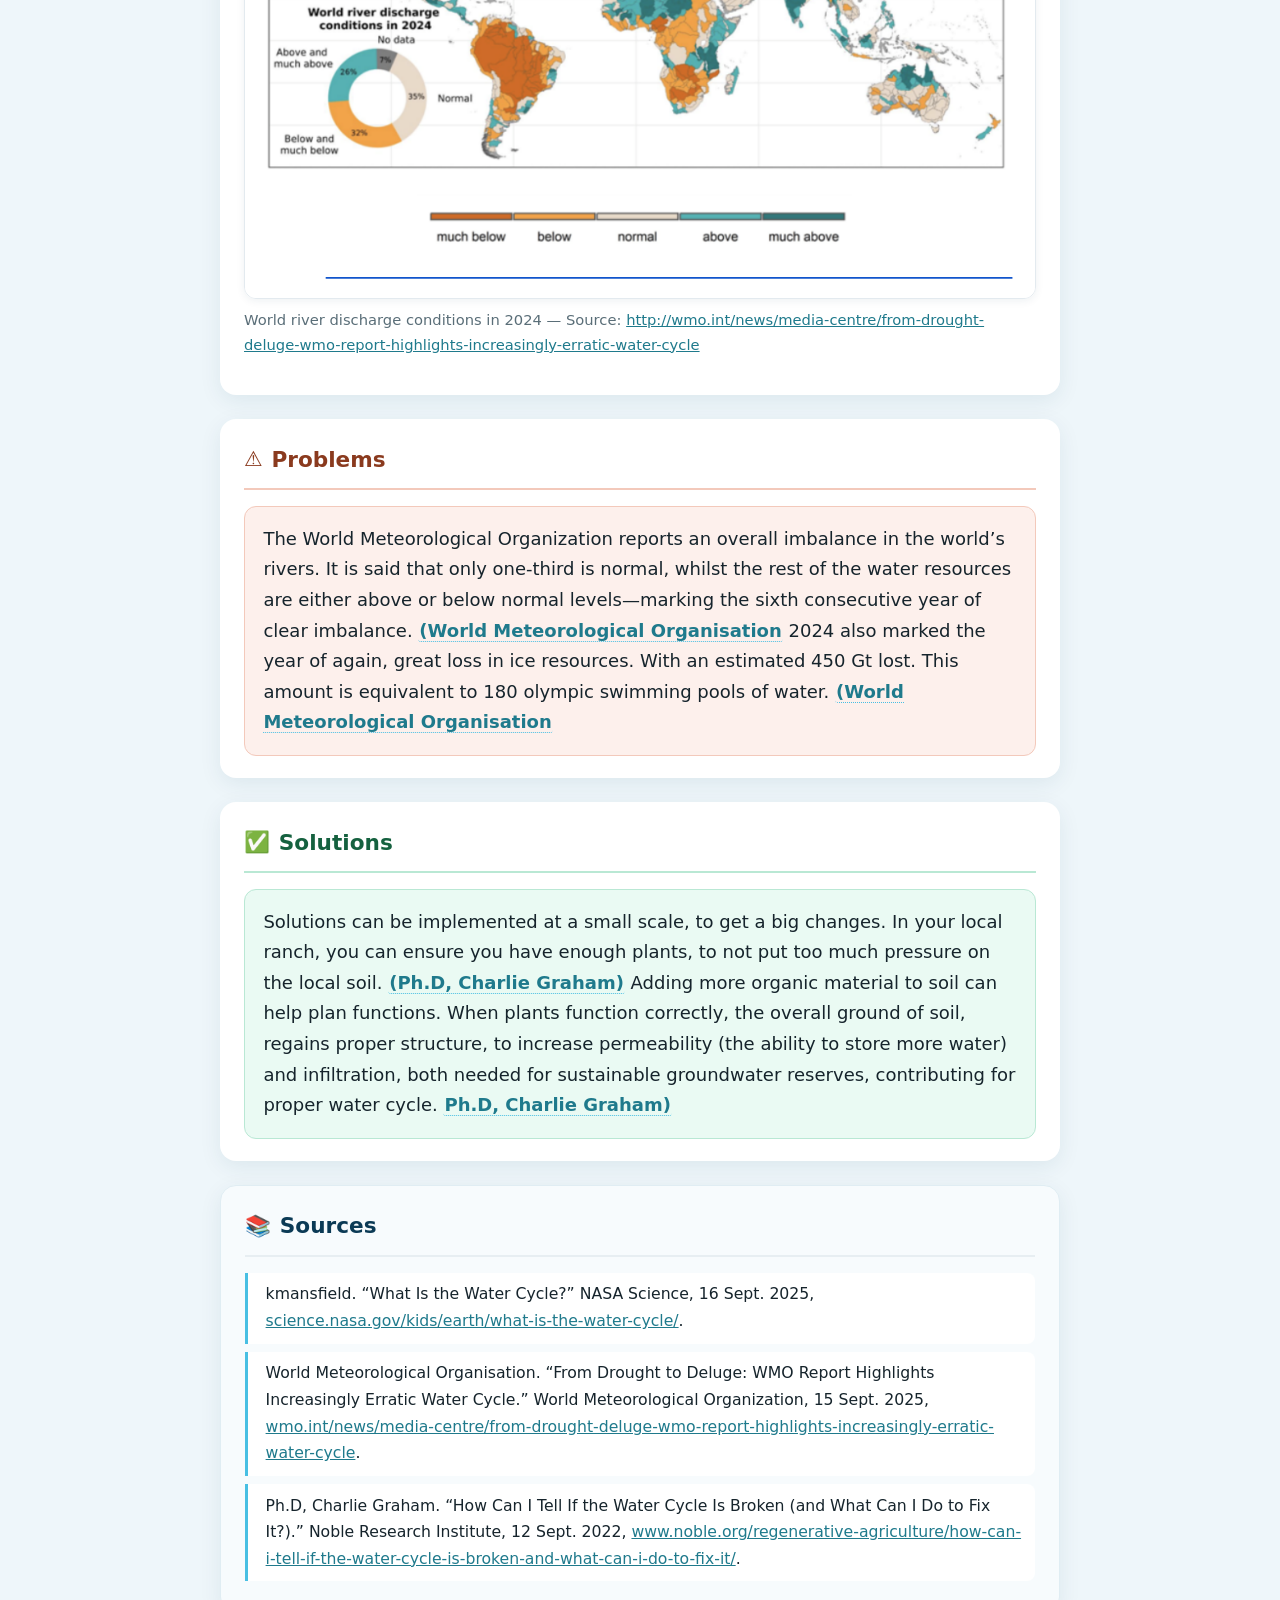
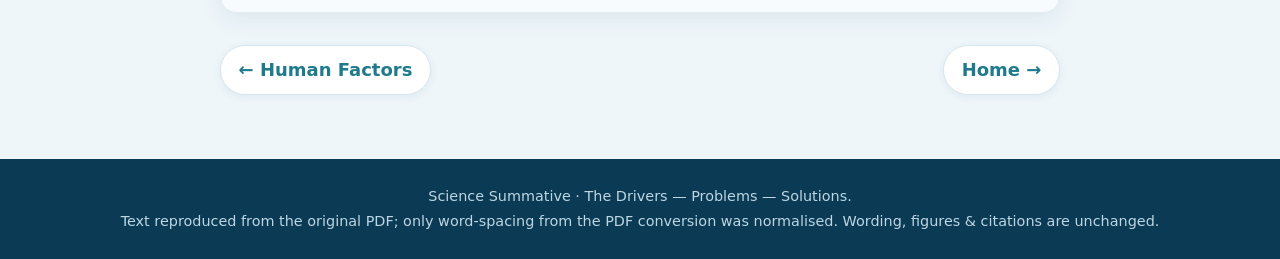
<file: water-cycle.html>
<!DOCTYPE html>
<html lang="en">
<head>
<meta charset="utf-8"/>
<meta name="viewport" content="width=device-width, initial-scale=1"/>
<title>The Water Cycle — Science Summative</title>
<link rel="stylesheet" href="styles.css"/>
</head>
<body>

<nav class="nav">
  <div class="nav-inner">
    <a class="brand" href="index.html"><span class="drop">💧</span><span class="full">Water · Drivers, Problems &amp; Solutions</span></a>
    <a class="link" href="index.html">Home</a>
    <a class="link" href="interview.html">Interview</a>
    <div class="dropdown">
      <a class="link dd-toggle" href="drivers.html">Drivers</a>
      <div class="dropdown-menu">
        <a href="drivers.html">Overview</a>
        <a href="atmospheric.html">Atmospheric Factors</a>
        <a href="geological.html">Physical &amp; Geological</a>
        <a href="global-systems.html">Global Systems</a>
        <a href="anthropogenic.html">Human Factors</a>
      </div>
    </div>
    <a class="link" href="problems-solutions.html">Problems &amp; Solutions</a>
    <a class="link active" href="water-cycle.html">Water Cycle</a>
  </div>
</nav>

<main class="wrap">
  <div class="page-head">
    <span class="kicker">Overview</span>
    <h1>The Water Cycle</h1>
    <p class="lead">The path water takes as it moves around the planet.</p>
  </div>

  <section class="block">
    <h2><span class="ic">🔑</span>Key words</h2>
    <p class="empty"><span>—</span> No key words were listed in this section of the original document.</p>
  </section>

  <section class="block">
    <h2><span class="ic">❓</span>What is it?</h2>
    <p>Water cycle is the path that our water takes as it moves around the planet. Heat from sunlight causes the water to evaporate. Water from plants and trees can also evaporate this is called transpiration. <a class="ref" href="https://science.nasa.gov/kids/earth/what-is-the-water-cycle/" target="_blank" rel="noopener">(NASA)</a> Over time, water vapor piles up in the atmosphere, resulting in clouds. When clouds get heavy they collapse into rain and other types of precipitation. <a class="ref" href="https://science.nasa.gov/kids/earth/what-is-the-water-cycle/" target="_blank" rel="noopener">(NASA)</a> This water can be deposited to mountains or the ground. On mountains the water can turn into snow, which, through sublimation, can feed the ongoing cycle of rain. But water from mountains can also go down to the ground. This water can infiltrate the soil, causing it to pile up in groundwater reserves. Groundwater reserves can feed either rivers, restarting the cycle or can feed plants which too can restart the cycle. <a class="ref" href="https://science.nasa.gov/kids/earth/what-is-the-water-cycle/" target="_blank" rel="noopener">(NASA)</a></p>
  </section>

  <section class="block">
    <h2><span class="ic">📊</span>Data &amp; Graphs</h2>

    <figure>
      <img src="assets/earths-water.png" alt="Infographic: Where is Earth's water? ~96.5% in the oceans; ~1.7% in lakes, rivers, streams and soil; ~1.7% in polar ice caps, glaciers and permanent snow; ~0.1% in water vapor, precipitation and other sources."/>
      <figcaption>Where Is Earth&rsquo;s Water? — Source: <a href="https://science.nasa.gov/kids/earth/what-is-the-water-cycle/">https://science.nasa.gov/kids/earth/what-is-the-water-cycle/</a></figcaption>
    </figure>

    <figure>
      <img src="assets/river-discharge-2024.png" alt="World map of river discharge conditions in 2024, shaded from much below to much above normal, with a doughnut chart showing 35% normal and 32% below and much below."/>
      <figcaption>World river discharge conditions in 2024 — Source: <a href="http://wmo.int/news/media-centre/from-drought-deluge-wmo-report-highlights-increasingly-erratic-water-cycle">http://wmo.int/news/media-centre/from-drought-deluge-wmo-report-highlights-increasingly-erratic-water-cycle</a></figcaption>
    </figure>
  </section>

  <section class="block problems">
    <h2><span class="ic">⚠️</span>Problems</h2>
    <div class="scope general" style="background:var(--prob-bg);border-color:var(--prob-bd)">
      <p>The World Meteorological Organization reports an overall imbalance in the world&rsquo;s rivers. It is said that only one-third is normal, whilst the rest of the water resources are either above or below normal levels—marking the sixth consecutive year of clear imbalance. <a class="ref" href="https://wmo.int/news/media-centre/from-drought-deluge-wmo-report-highlights-increasingly-erratic-water-cycle" target="_blank" rel="noopener">(World Meteorological Organisation</a> 2024 also marked the year of again, great loss in ice resources. With an estimated 450 Gt lost. This amount is equivalent to 180 olympic swimming pools of water. <a class="ref" href="https://wmo.int/news/media-centre/from-drought-deluge-wmo-report-highlights-increasingly-erratic-water-cycle" target="_blank" rel="noopener">(World Meteorological Organisation</a></p>
    </div>
  </section>

  <section class="block solutions">
    <h2><span class="ic">✅</span>Solutions</h2>
    <div class="body-pad">
      <p>Solutions can be implemented at a small scale, to get a big changes. In your local ranch, you can ensure you have enough plants, to not put too much pressure on the local soil. <a class="ref" href="https://www.noble.org/regenerative-agriculture/how-can-i-tell-if-the-water-cycle-is-broken-and-what-can-i-do-to-fix-it/" target="_blank" rel="noopener">(Ph.D, Charlie Graham)</a> Adding more organic material to soil can help plan functions. When plants function correctly, the overall ground of soil, regains proper structure, to increase permeability (the ability to store more water) and infiltration, both needed for sustainable groundwater reserves, contributing for proper water cycle. <a class="ref" href="https://www.noble.org/regenerative-agriculture/how-can-i-tell-if-the-water-cycle-is-broken-and-what-can-i-do-to-fix-it/" target="_blank" rel="noopener">Ph.D, Charlie Graham)</a></p>
    </div>
  </section>

  <section class="block sources">
    <h2><span class="ic">📚</span>Sources</h2>
    <ul>
      <li class="cite">kmansfield. &ldquo;What Is the Water Cycle?&rdquo; NASA Science, 16 Sept. 2025, <a href="https://science.nasa.gov/kids/earth/what-is-the-water-cycle/">science.nasa.gov/kids/earth/what-is-the-water-cycle/</a>.</li>
      <li class="cite">World Meteorological Organisation. &ldquo;From Drought to Deluge: WMO Report Highlights Increasingly Erratic Water Cycle.&rdquo; World Meteorological Organization, 15 Sept. 2025, <a href="https://wmo.int/news/media-centre/from-drought-deluge-wmo-report-highlights-increasingly-erratic-water-cycle">wmo.int/news/media-centre/from-drought-deluge-wmo-report-highlights-increasingly-erratic-water-cycle</a>.</li>
      <li class="cite">Ph.D, Charlie Graham. &ldquo;How Can I Tell If the Water Cycle Is Broken (and What Can I Do to Fix It?).&rdquo; Noble Research Institute, 12 Sept. 2022, <a href="https://www.noble.org/regenerative-agriculture/how-can-i-tell-if-the-water-cycle-is-broken-and-what-can-i-do-to-fix-it/">www.noble.org/regenerative-agriculture/how-can-i-tell-if-the-water-cycle-is-broken-and-what-can-i-do-to-fix-it/</a>.</li>
    </ul>
  </section>

  <nav class="pager">
    <a href="anthropogenic.html">← Human Factors</a>
    <a href="index.html">Home →</a>
  </nav>
</main>

<footer class="footer">
  <p>Science Summative · The Drivers — Problems — Solutions.<br/>
  Text reproduced from the original PDF; only word-spacing from the PDF conversion was normalised. Wording, figures &amp; citations are unchanged.</p>
</footer>

</body>
</html>
</file>
<file: styles.css>
/* =========================================================
   Science Summative — Water: Drivers, Problems & Solutions
   Shared stylesheet
   Readable for ages 14–55: large type, calm water palette,
   high contrast, generous spacing.
   ========================================================= */

:root {
  --deep:    #0b3a55;   /* deep ocean   */
  --primary: #1f7a8c;   /* teal         */
  --accent:  #48bfe3;   /* light blue   */
  --bg:      #eef6fa;   /* page bg      */
  --surface: #ffffff;   /* cards        */
  --ink:     #16242c;   /* body text    */
  --muted:   #5a6e78;   /* secondary    */

  --gen-bg:  #eaf4fb;   --gen-bd:  #bfe0f3;  --gen-ink: #0b4a6b;
  --loc-bg:  #eef7ee;   --loc-bd:  #c7e3c2;  --loc-ink: #1f5d2b;
  --prob-bg: #fdf0ec;   --prob-bd: #f3c9bb;  --prob-ink:#8a3a1e;
  --sol-bg:  #eafaf3;   --sol-bd:  #b9e8d4;  --sol-ink: #15613f;

  --radius: 16px;
  --shadow: 0 6px 22px rgba(11,58,85,.08);
  --shadow-sm: 0 2px 8px rgba(11,58,85,.07);
  --maxw: 880px;
}

* { box-sizing: border-box; }

html { scroll-behavior: smooth; }

body {
  margin: 0;
  font-family: "Segoe UI", system-ui, -apple-system, Roboto, Helvetica, Arial, sans-serif;
  font-size: 1.125rem;          /* 18px base — comfortable for all ages */
  line-height: 1.7;
  color: var(--ink);
  background: var(--bg);
  -webkit-font-smoothing: antialiased;
}

/* ---------- Top navigation ---------- */
.nav {
  position: sticky; top: 0; z-index: 50;
  background: rgba(11,58,85,.96);
  backdrop-filter: blur(6px);
  color: #fff;
  box-shadow: 0 2px 14px rgba(0,0,0,.18);
}
.nav-inner {
  max-width: 1100px; margin: 0 auto;
  display: flex; align-items: center; flex-wrap: wrap;
  gap: .25rem 1rem; padding: .6rem 1rem;
}
.brand {
  font-weight: 800; letter-spacing: .3px;
  margin-right: auto; font-size: 1.05rem;
  color: #fff; text-decoration: none;
  display: flex; align-items: center; gap: .5rem;
}
.brand .drop { font-size: 1.2rem; }
.nav a.link {
  color: #d9eef7; text-decoration: none;
  padding: .35rem .6rem; border-radius: 999px;
  font-size: .95rem; white-space: nowrap;
  transition: background .15s, color .15s;
}
.nav a.link:hover { background: rgba(255,255,255,.14); color: #fff; }
.nav a.link.active { background: var(--accent); color: #06303f; font-weight: 700; }

/* ---------- Hero ---------- */
.hero {
  background:
    linear-gradient(135deg, rgba(11,58,85,.92), rgba(31,122,140,.88)),
    radial-gradient(circle at 80% -10%, #48bfe3 0%, transparent 55%);
  color: #fff; padding: 3.2rem 1.25rem 3rem; text-align: center;
}
.hero h1 { font-size: clamp(1.9rem, 5vw, 3rem); margin: 0 0 .5rem; line-height: 1.15; }
.hero p.sub { font-size: clamp(1.05rem, 2.5vw, 1.4rem); margin: 0 auto; max-width: 760px; color: #e4f4fb; }
.hero .eyebrow {
  text-transform: uppercase; letter-spacing: 2.5px; font-size: .8rem;
  font-weight: 700; color: var(--accent); margin-bottom: .8rem;
}

/* ---------- Page wrapper ---------- */
.wrap { max-width: var(--maxw); margin: 0 auto; padding: 2.2rem 1.25rem 4rem; }

.page-head { margin: 0 0 1.6rem; }
.page-head h1 {
  font-size: clamp(1.6rem, 4vw, 2.3rem); margin: .2rem 0 .4rem; color: var(--deep);
  line-height: 1.2;
}
.page-head .kicker {
  display: inline-block; background: var(--primary); color: #fff;
  padding: .25rem .8rem; border-radius: 999px; font-size: .82rem;
  font-weight: 700; letter-spacing: .5px; text-transform: uppercase;
}
.page-head .lead { color: var(--muted); font-size: 1.1rem; margin: .6rem 0 0; }

/* ---------- Generic card / block ---------- */
.block {
  background: var(--surface); border-radius: var(--radius);
  box-shadow: var(--shadow); padding: 1.4rem 1.5rem; margin: 0 0 1.5rem;
}
.block > h2 {
  display: flex; align-items: center; gap: .55rem;
  font-size: 1.35rem; margin: 0 0 1rem; color: var(--deep);
  padding-bottom: .6rem; border-bottom: 2px solid #e7eef2;
}
.block > h2 .ic { font-size: 1.3rem; }

p { margin: 0 0 1rem; }
p:last-child { margin-bottom: 0; }

/* ---------- Keywords ---------- */
.keywords { display: flex; flex-wrap: wrap; gap: .5rem; }
.kw {
  background: #e9f3f8; color: var(--deep);
  border: 1px solid #cfe6f1; border-radius: 999px;
  padding: .3rem .8rem; font-size: .95rem; font-weight: 600;
}

/* ---------- General / Local scope panels ---------- */
.scope { border-radius: 12px; padding: 1.05rem 1.15rem; margin: 1rem 0 0; }
.scope:first-of-type { margin-top: 0; }
.scope .tag {
  display: inline-flex; align-items: center; gap: .4rem;
  font-weight: 800; font-size: .82rem; letter-spacing: .6px;
  text-transform: uppercase; padding: .2rem .7rem; border-radius: 999px;
  margin-bottom: .7rem;
}
.scope.general { background: var(--gen-bg); border: 1px solid var(--gen-bd); }
.scope.general .tag { background: #d6ecf9; color: var(--gen-ink); }
.scope.local   { background: var(--loc-bg); border: 1px solid var(--loc-bd); }
.scope.local   .tag { background: #d9eed4; color: var(--loc-ink); }

/* Problems & Solutions colour the whole block */
.block.problems > h2 { color: var(--prob-ink); border-bottom-color: var(--prob-bd); }
.block.solutions > h2 { color: var(--sol-ink); border-bottom-color: var(--sol-bd); }
.block.problems  .scope.general, .block.problems .scope.local,
.block.problems.plain { background: var(--prob-bg); border-color: var(--prob-bd); }
.block.problems .scope .tag { background: #f6d6c9; color: var(--prob-ink); }
.block.solutions .body-pad { background: var(--sol-bg); border: 1px solid var(--sol-bd); border-radius: 12px; padding: 1.05rem 1.15rem; }

/* ---------- Empty data placeholder ---------- */
.empty {
  display: flex; align-items: center; gap: .6rem;
  color: var(--muted); font-style: italic; font-size: 1rem;
  background: #f5f8fa; border: 1px dashed #cdd9e0;
  border-radius: 10px; padding: .8rem 1rem;
}

/* ---------- Figures ---------- */
figure { margin: 0 0 1rem; }
figure img {
  width: 100%; height: auto; display: block;
  border-radius: 12px; box-shadow: var(--shadow-sm);
  border: 1px solid #e3eaef;
}
figcaption { color: var(--muted); font-size: .92rem; margin-top: .5rem; text-align: center; }

/* ---------- Sources ---------- */
.sources { background: #f7fbfd; border: 1px solid #e0edf3; }
.sources ul { list-style: none; margin: 0; padding: 0; }
.sources .src-group { margin: 0 0 1rem; }
.sources .src-group:last-child { margin-bottom: 0; }
.sources .src-scope {
  font-weight: 800; color: var(--primary); font-size: .9rem;
  text-transform: uppercase; letter-spacing: .5px; margin: 0 0 .4rem;
}
.sources li.cite {
  padding: .55rem .8rem .55rem 1.1rem; margin: 0 0 .5rem;
  border-left: 3px solid var(--accent); background: #fff;
  border-radius: 0 8px 8px 0; font-size: .98rem;
}
.sources li.cite .note { display: block; color: var(--muted); font-size: .88rem; margin-top: .2rem; }
.sources a { color: var(--primary); word-break: break-word; }

/* ---------- Interview ---------- */
.qa { margin: 0; }
.qa .item {
  border-left: 3px solid var(--accent); padding: .2rem 0 .2rem 1rem; margin: 0 0 1.1rem;
}
.qa .q { font-weight: 700; color: var(--deep); margin: 0 0 .3rem; }
.qa .a { margin: 0; color: var(--ink); }
.qa .a::before { content: "↳ "; color: var(--primary); font-weight: 700; }

/* ---------- Home cards ---------- */
.cards { display: grid; grid-template-columns: repeat(auto-fit, minmax(250px, 1fr)); gap: 1.1rem; }
.card {
  background: var(--surface); border-radius: var(--radius); box-shadow: var(--shadow);
  padding: 1.4rem; text-decoration: none; color: inherit;
  border-top: 5px solid var(--accent);
  transition: transform .15s, box-shadow .15s;
  display: flex; flex-direction: column; gap: .4rem;
}
.card:hover { transform: translateY(-6px) scale(1.02); box-shadow: 0 18px 38px rgba(11,58,85,.22); }
.card:active { transform: translateY(-2px) scale(1.0); }
.card .emoji { font-size: 1.9rem; }
.card h3 { margin: 0; color: var(--deep); font-size: 1.2rem; }
.card p { color: var(--muted); font-size: .98rem; margin: 0; }
.card .go { margin-top: auto; color: var(--primary); font-weight: 700; font-size: .95rem; }

/* ---------- Inline next/prev ---------- */
.pager { display: flex; justify-content: space-between; gap: 1rem; margin-top: 2rem; flex-wrap: wrap; }
.pager a {
  text-decoration: none; color: var(--primary); font-weight: 700;
  background: #fff; border: 1px solid #d7e6ee; border-radius: 999px;
  padding: .55rem 1.1rem; box-shadow: var(--shadow-sm);
  transition: transform .15s ease, box-shadow .15s ease, background .15s, color .15s;
}
.pager a:hover { background: var(--accent); color: #06303f; border-color: var(--accent);
  transform: translateY(-3px) scale(1.04); box-shadow: 0 10px 22px rgba(11,58,85,.18); }
.pager a:active { transform: translateY(-1px) scale(1.0); }

/* ---------- Footer ---------- */
.footer {
  background: var(--deep); color: #bcd6e3;
  text-align: center; padding: 1.6rem 1.25rem; font-size: .9rem;
}
.footer a { color: var(--accent); }

/* ---------- Nav dropdown (pops up on hover) ---------- */
.dropdown { position: relative; }
.dropdown .dd-toggle::after { content: " ▾"; font-size: .8em; opacity: .85; }
.dropdown-menu {
  position: absolute; top: 100%; left: 0; min-width: 220px;
  background: #fff; border-radius: 14px; padding: .45rem;
  box-shadow: 0 18px 40px rgba(0,0,0,.28);
  opacity: 0; visibility: hidden; pointer-events: none;
  transform: translateY(14px) scale(.94); transform-origin: top left;
  transition: opacity .18s ease, transform .18s ease, visibility .18s;
  z-index: 80;
}
.dropdown:hover .dropdown-menu,
.dropdown:focus-within .dropdown-menu {
  opacity: 1; visibility: visible; pointer-events: auto;
  transform: translateY(8px) scale(1);
}
.dropdown-menu a {
  display: block; color: var(--deep); text-decoration: none;
  padding: .55rem .85rem; border-radius: 9px; font-size: .96rem; white-space: nowrap;
  transition: background .14s, color .14s, transform .14s;
}
.dropdown-menu a:hover { background: var(--gen-bg); color: var(--primary); transform: translateX(4px); }

/* ---------- Pop-up call-to-action buttons ---------- */
.btn {
  display: inline-flex; align-items: center; gap: .45rem;
  background: var(--primary); color: #fff !important; text-decoration: none;
  font-weight: 700; font-size: 1rem; padding: .7rem 1.3rem;
  border: 0; border-radius: 999px; cursor: pointer;
  box-shadow: 0 6px 16px rgba(31,122,140,.35);
  transition: transform .16s ease, box-shadow .16s ease, background .16s;
}
.btn:hover { transform: translateY(-4px) scale(1.05); box-shadow: 0 14px 28px rgba(31,122,140,.45); background: #176475; }
.btn:active { transform: translateY(-1px) scale(1.0); box-shadow: 0 6px 14px rgba(31,122,140,.35); }
.btn.ghost { background: #fff; color: var(--primary) !important; box-shadow: 0 6px 16px rgba(11,58,85,.14); border: 1px solid #cfe6f1; }
.btn.ghost:hover { background: var(--accent); color: #06303f !important; }
.btn-row { display: flex; flex-wrap: wrap; gap: .8rem; margin-top: 1.2rem; }

/* the "go" hint on cards pops on card hover */
.card:hover .go { transform: translateX(5px); }
.card .go { transition: transform .16s ease; }

/* ---------- In-text citation links (like the PDF) ---------- */
a.ref {
  color: var(--primary); text-decoration: none; font-weight: 600;
  border-bottom: 1px dotted var(--accent);
  border-radius: 3px; padding: 0 1px;
  transition: background .14s, color .14s, border-color .14s;
}
a.ref:hover { background: var(--accent); color: #06303f; border-bottom-color: transparent; }
a.ref:focus-visible { outline: 2px solid var(--primary); outline-offset: 2px; }

/* ---------- Essay snippet (home + drivers hub) ---------- */
.snippet { color: var(--muted); }
.snippet em { color: var(--ink); font-style: normal; }
.hero .snippet { color: #e4f4fb; }
.card .snippet { font-size: .97rem; }

/* ---------- Aggregated problems/solutions: driver group ---------- */
.ps-group { margin: 0 0 2rem; }
.ps-group .ps-head {
  display: flex; align-items: center; justify-content: space-between; gap: 1rem;
  flex-wrap: wrap; margin: 0 0 1rem;
}
.ps-group .ps-head h2 { margin: 0; color: var(--deep); font-size: 1.5rem; }
.ps-cols { display: grid; grid-template-columns: 1fr 1fr; gap: 1.1rem; }
@media (max-width: 720px) { .ps-cols { grid-template-columns: 1fr; } }

/* ---------- Data visuals (inline SVG charts) ---------- */
.viz { margin: 0 0 1.5rem; }
.viz:last-child { margin-bottom: 0; }
.viz-title { font-weight: 700; color: var(--deep); margin: 0 0 .55rem; font-size: 1.02rem; }
.viz svg { width: 100%; height: auto; display: block; }
.viz figcaption, figcaption { text-align: left; }
figcaption a { color: var(--primary); }
.viz + .viz { padding-top: 1.1rem; border-top: 1px solid #eef3f6; }

/* El Niño / La Niña comparison */
.enso { display: grid; grid-template-columns: 1fr 1fr; gap: 1rem; }
.enso-card { border-radius: 12px; padding: 1rem 1.1rem; text-align: center; border: 1px solid; }
.enso-card.warm { background: var(--prob-bg); border-color: var(--prob-bd); color: var(--prob-ink); }
.enso-card.cool { background: var(--gen-bg); border-color: var(--gen-bd); color: var(--gen-ink); }
.enso-h { font-weight: 800; font-size: 1.05rem; margin-bottom: .15rem; }
.enso-arrow { font-size: 2.3rem; line-height: 1; font-weight: 800; }
.enso-t { font-weight: 700; margin-top: .2rem; }
.enso-d { font-size: .95rem; opacity: .92; }
.enso-note { text-align: center; color: var(--muted); font-style: italic; margin: .7rem 0 0; }
@media (max-width: 560px) { .enso { grid-template-columns: 1fr; } }

/* ---------- Responsive ---------- */
@media (max-width: 560px) {
  body { font-size: 1.06rem; }
  .brand span.full { display: none; }
  .block { padding: 1.15rem 1.05rem; }
}

@media print {
  .nav, .pager { display: none; }
  body { background: #fff; font-size: 11pt; }
  .block, .card { box-shadow: none; border: 1px solid #ddd; }
}
</file>
